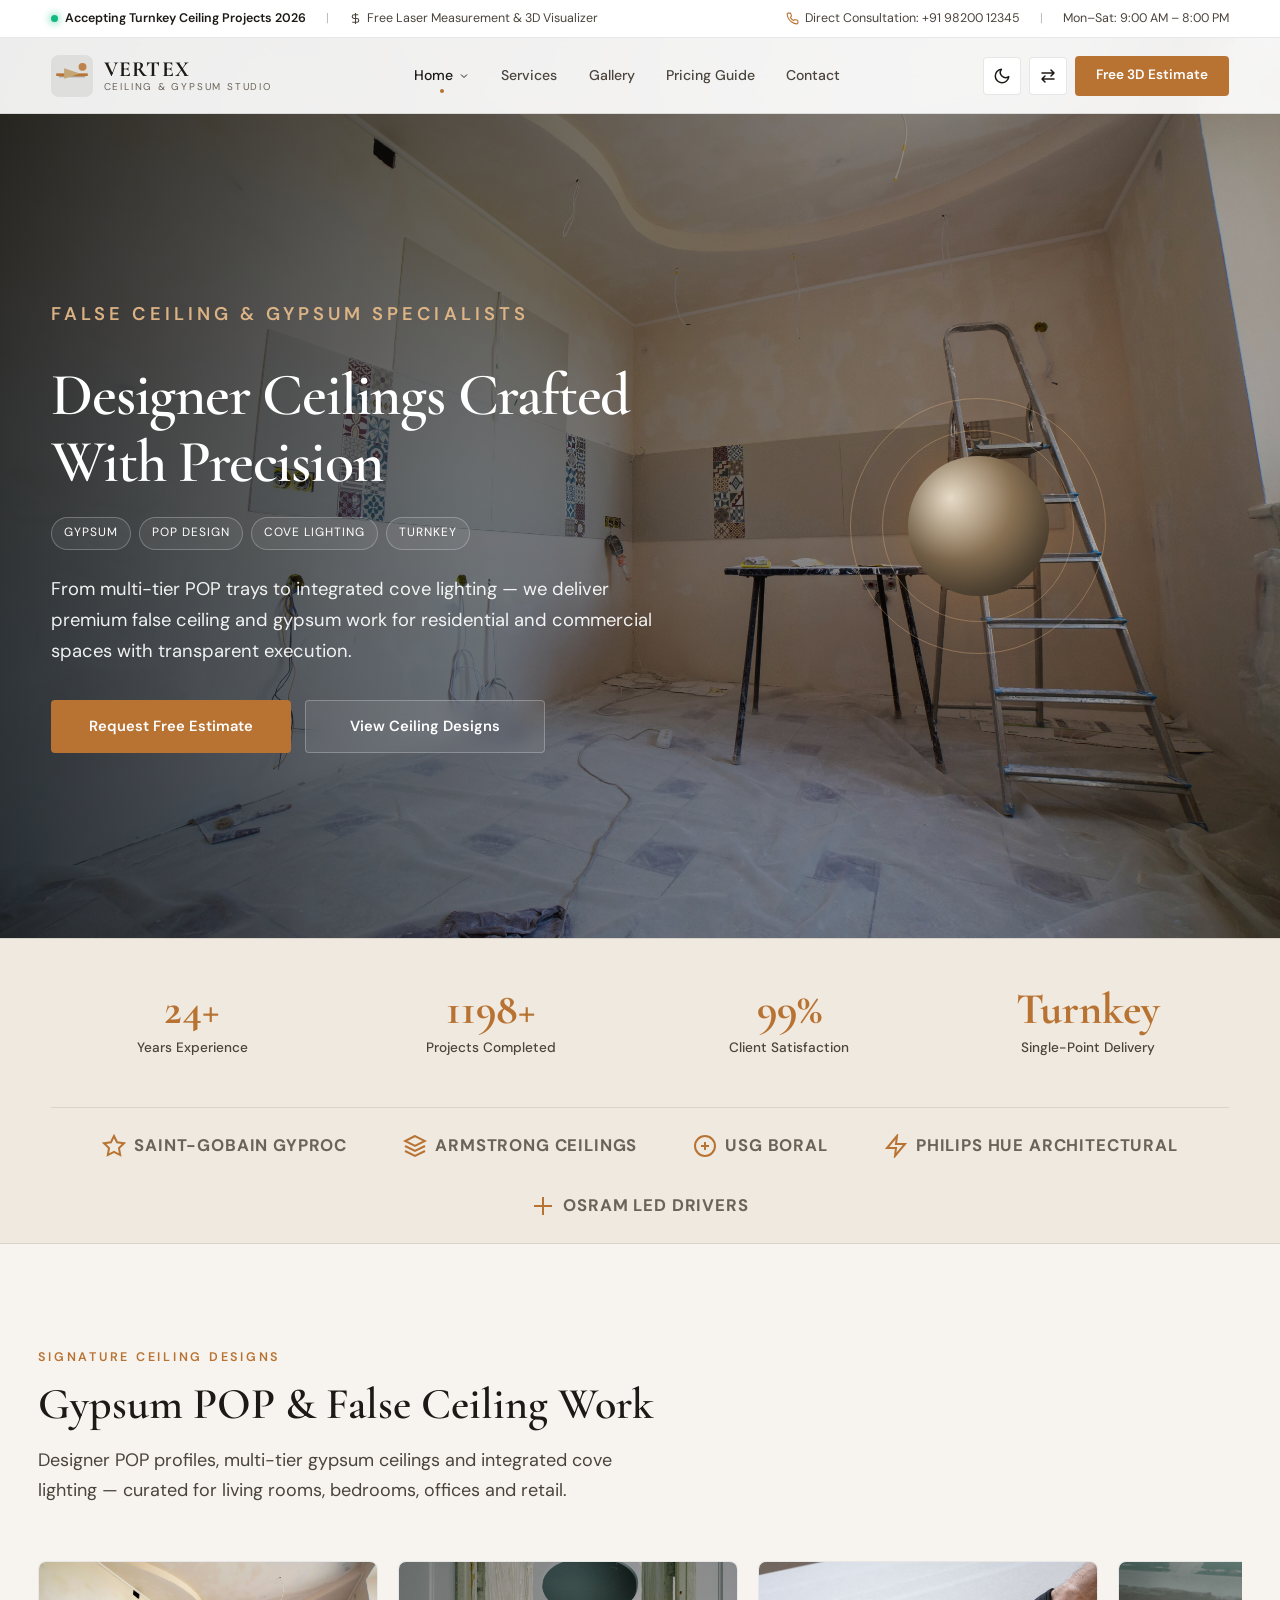
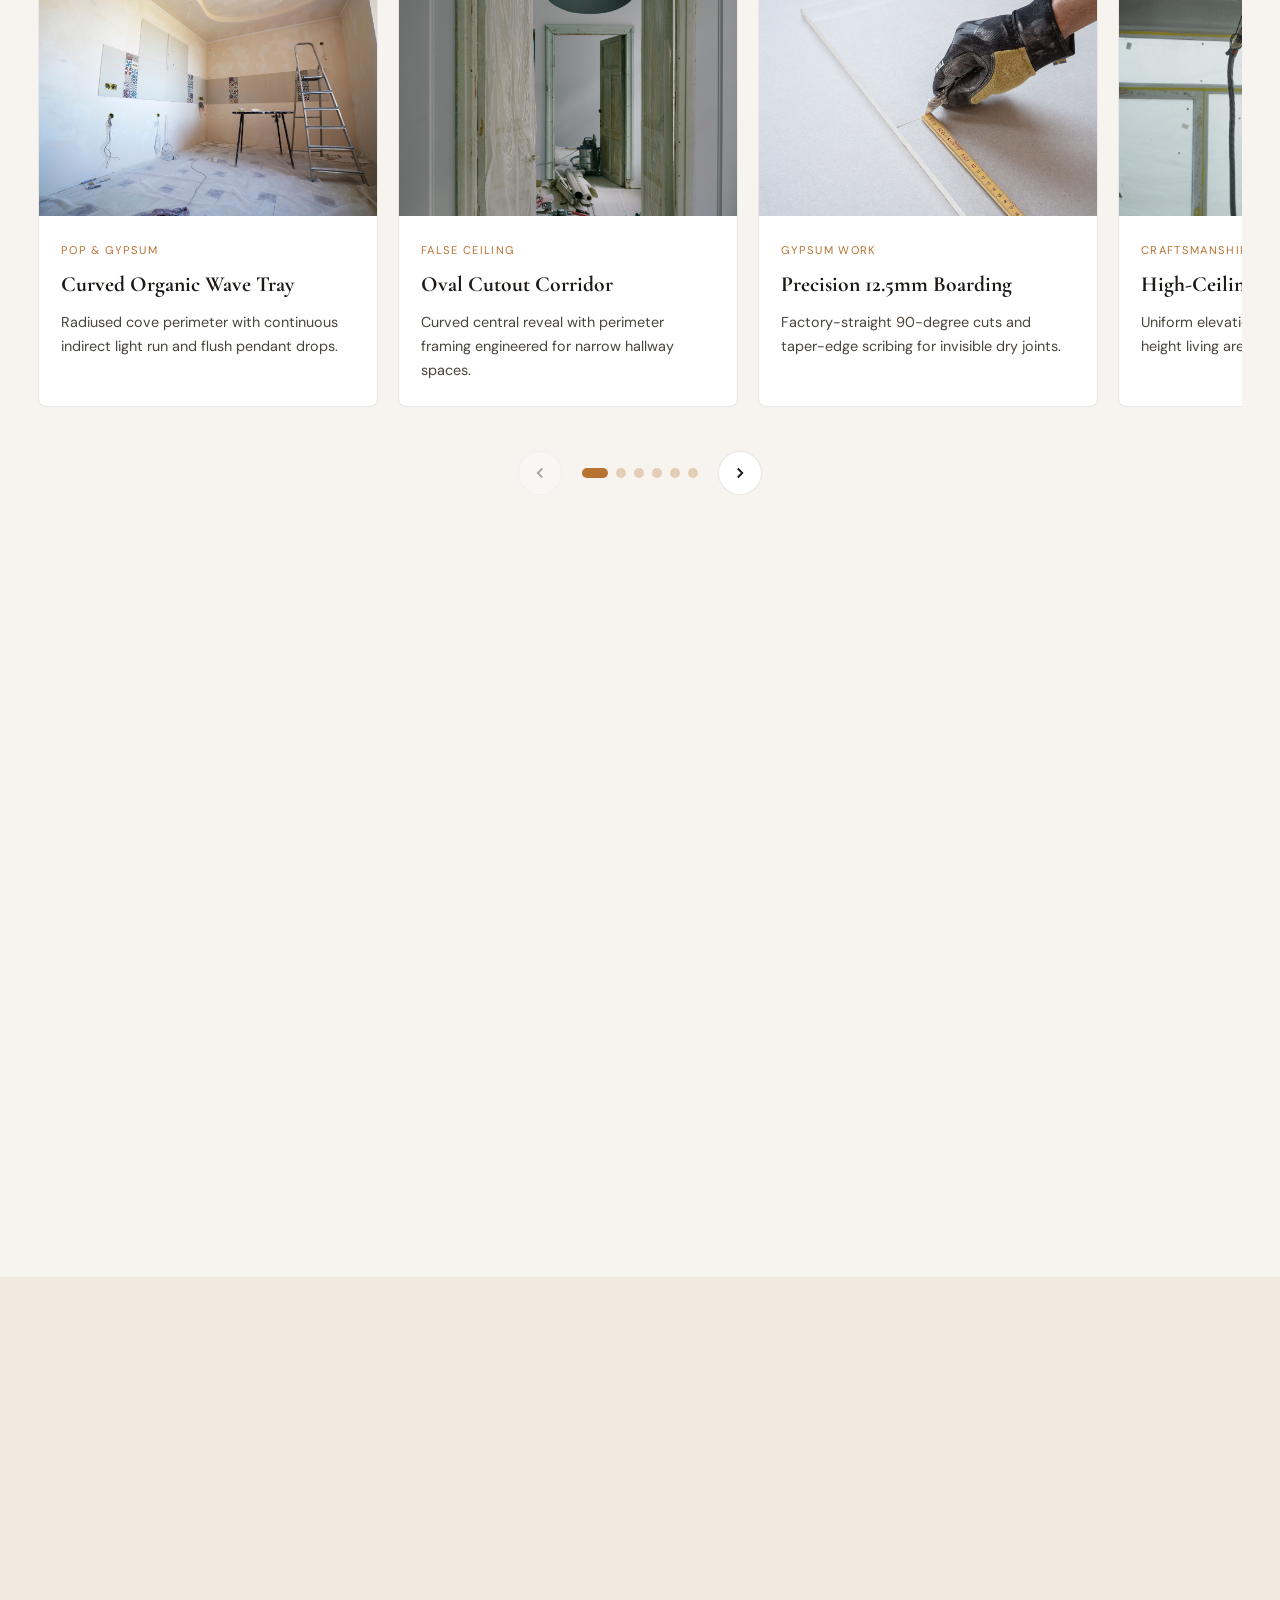
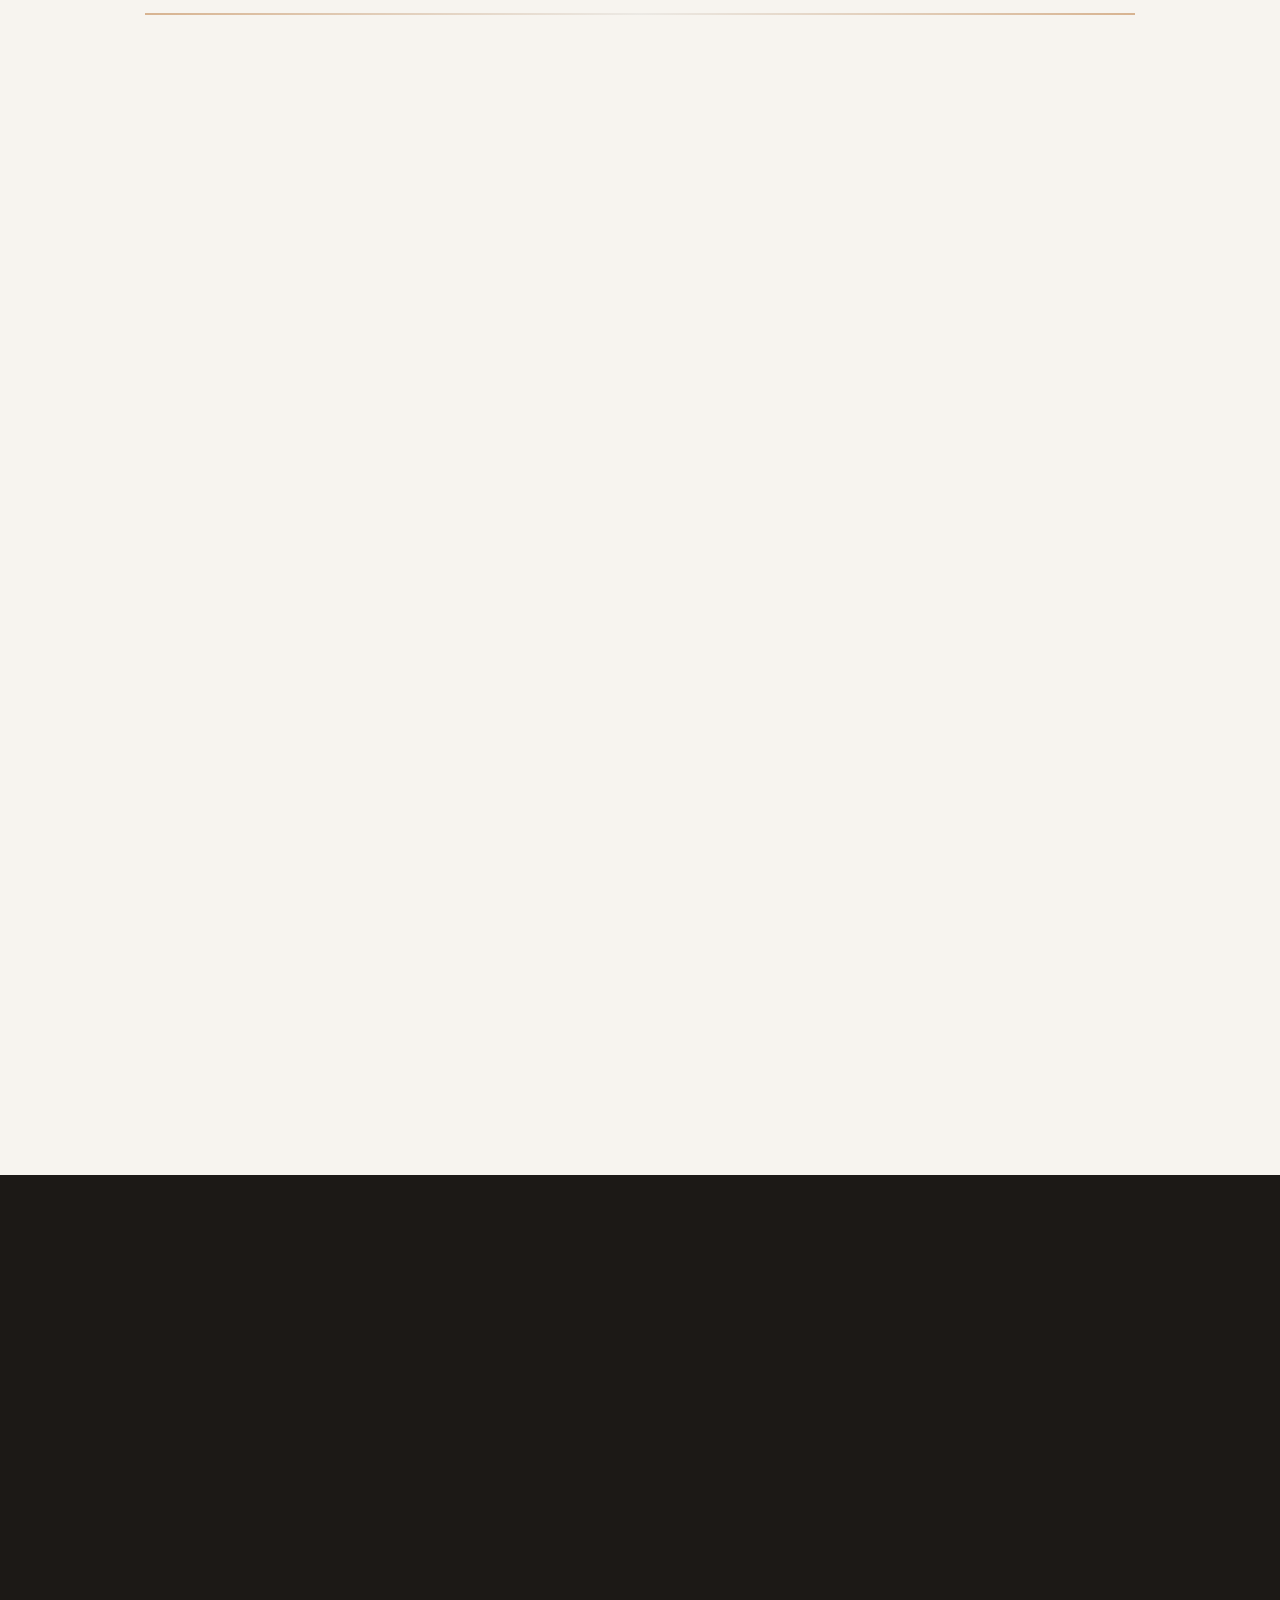
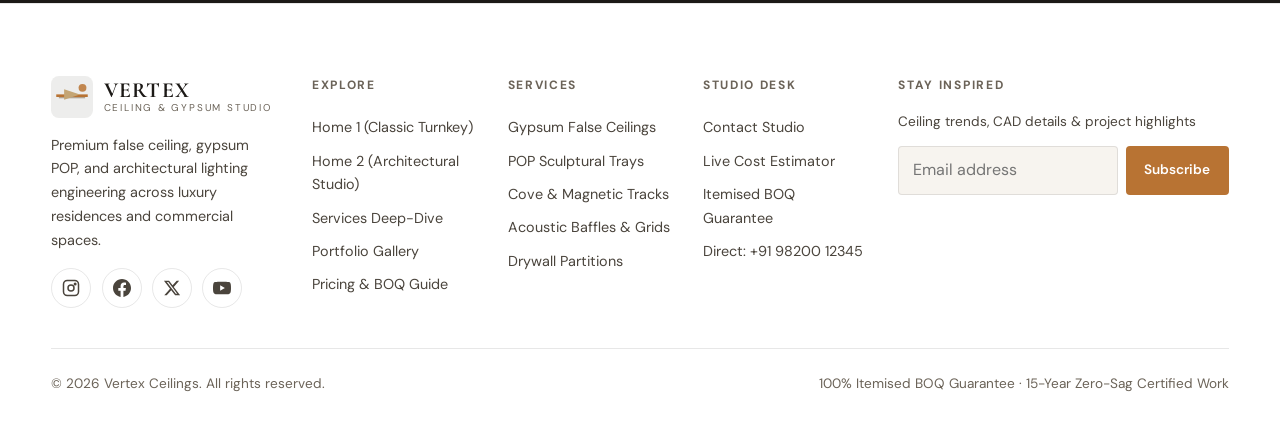
<file: index.html>
<!DOCTYPE html>
<html lang="en">
<head>
  <meta charset="UTF-8" />
  <meta name="viewport" content="width=device-width, initial-scale=1.0" />
  <meta name="description" content="Premium false ceiling, gypsum board, POP design and cove lighting contractor — designer ceilings for homes, offices and commercial spaces." />
  <title>False Ceiling & Gypsum Contractor | VERTEX CEILINGS</title>
  <link rel="icon" href="favicon.svg" type="image/svg+xml" />
  <link rel="stylesheet" href="assets/css/style.css" />
</head>
<body class="has-topbar">
  <!-- Unique Top Announcement Micro-Bar -->
  <aside class="top-micro-bar" aria-label="Quick announcements and contact">
    <div class="top-bar-inner">
      <div class="top-bar-left">
        <span class="status-badge"><span class="status-dot"></span> Accepting Turnkey Ceiling Projects 2026</span>
        <span style="opacity: 0.35;">|</span>
        <span class="top-bar-item" style="display: inline-flex; align-items: center; gap: 0.35rem;">
          <svg width="13" height="13" viewBox="0 0 24 24" fill="none" stroke="currentColor" stroke-width="2"><path d="M12 2v20M17 5H9.5a3.5 3.5 0 0 0 0 7h5a3.5 3.5 0 0 1 0 7H6"/></svg>
          Free Laser Measurement &amp; 3D Visualizer
        </span>
      </div>
      <div class="top-bar-right">
        <a href="tel:+919820012345" class="top-bar-link">
          <svg width="13" height="13" viewBox="0 0 24 24" fill="none" stroke="currentColor" stroke-width="2"><path d="M22 16.92v3a2 2 0 0 1-2.18 2 19.79 19.79 0 0 1-8.63-3.07 19.5 19.5 0 0 1-6-6 19.79 19.79 0 0 1-3.07-8.67A2 2 0 0 1 4.11 2h3a2 2 0 0 1 2 1.72 12.84 12.84 0 0 0 .7 2.81 2 2 0 0 1-.45 2.11L8.09 9.91a16 16 0 0 0 6 6l1.27-1.27a2 2 0 0 1 2.11-.45 12.84 12.84 0 0 0 2.81.7A2 2 0 0 1 22 16.92z"/></svg>
          Direct Consultation: +91 98200 12345
        </a>
        <span style="opacity: 0.35;">|</span>
        <span class="top-bar-item">Mon–Sat: 9:00 AM – 8:00 PM</span>
      </div>
    </div>
  </aside>

  <!-- Unique Architectural Site Header -->
  <header class="site-header" role="banner">
    <div class="container nav-inner">
      <a href="index.html" class="logo" aria-label="Vertex Ceilings home">
        <svg viewBox="0 0 64 64" fill="none" aria-hidden="true"><rect width="64" height="64" rx="12" fill="currentColor" opacity=".08"/><path d="M8 28h48v4H8z" fill="#b87333"/><path d="M12 32h40v2H12z" fill="#8b7355" opacity=".6"/><path d="M20 20l24 8-24 8V20z" fill="#c4a574"/><circle cx="48" cy="18" r="6" fill="#b87333" opacity=".85"/></svg>
        <span class="logo-text"><span class="logo-name">VERTEX</span><span class="logo-tag">Ceiling & Gypsum Studio</span></span>
      </a>

      <nav class="nav-desktop" aria-label="Primary">
        <div class="nav-dropdown">
          <button type="button" class="nav-dropdown-btn active" aria-expanded="false">
            Home
            <svg viewBox="0 0 24 24" fill="none" stroke="currentColor" stroke-width="2"><path d="M6 9l6 6 6-6"/></svg>
          </button>
          <div class="dropdown-menu">
            <a href="index.html" class="dropdown-item active">
              <div>
                <div class="dropdown-item-title">Home 1 — Classic Turnkey</div>
                <div class="dropdown-item-desc">Residential Gypsum, POP Trays &amp; Interior Works</div>
              </div>
              <span class="dropdown-item-badge">Classic</span>
            </a>
            <a href="index-2.html" class="dropdown-item">
              <div>
                <div class="dropdown-item-title">Home 2 — Architectural Studio</div>
                <div class="dropdown-item-desc">Commercial Grids, Acoustic Tech &amp; Live Estimator</div>
              </div>
              <span class="dropdown-item-badge" style="background:#2563eb;">Modern</span>
            </a>
          </div>
        </div>
        <a href="services.html">Services</a>
        <a href="gallery.html">Gallery</a>
        <a href="pricing.html">Pricing Guide</a>
        <a href="contact.html">Contact</a>
      </nav>

      <div class="nav-actions">
        <button type="button" class="icon-btn" data-theme-toggle aria-label="Toggle dark/light theme" title="Toggle Theme"><span data-theme-icon><svg viewBox="0 0 24 24" fill="none" stroke="currentColor" stroke-width="2" stroke-linecap="round" stroke-linejoin="round" width="18" height="18" aria-hidden="true"><path d="M21 12.79A9 9 0 1 1 11.21 3 7 7 0 0 0 21 12.79z"/></svg></span></button>
        <button type="button" class="icon-btn" data-rtl-toggle aria-label="Toggle RTL / LTR text direction" title="Toggle RTL / LTR"><span data-rtl-icon><svg viewBox="0 0 24 24" fill="none" stroke="currentColor" stroke-width="2" stroke-linecap="round" stroke-linejoin="round" width="18" height="18" aria-hidden="true"><path d="M4 8h16M16 4l4 4-4 4"/><path d="M20 16H4M8 12l-4 4 4 4"/></svg></span></button>
        <button type="button" class="btn btn-primary btn-sm nav-cta-desktop" data-modal-open="estimate-modal">Free 3D Estimate</button>
        <button type="button" class="hamburger" aria-label="Open menu" aria-expanded="false"><span></span><span></span><span></span></button>
      </div>
    </div>
  </header>

  <div class="mobile-drawer" aria-hidden="true">
    <div class="drawer-backdrop"></div>
    <nav class="drawer-panel" aria-label="Mobile Navigation">
      <div class="drawer-header">
        <a href="index.html" class="logo" aria-label="Vertex Ceilings home">
          <svg viewBox="0 0 64 64" width="32" height="32" fill="none" aria-hidden="true"><rect width="64" height="64" rx="12" fill="currentColor" opacity=".08"/><path d="M8 28h48v4H8z" fill="#b87333"/><path d="M12 32h40v2H12z" fill="#8b7355" opacity=".6"/><path d="M20 20l24 8-24 8V20z" fill="#c4a574"/><circle cx="48" cy="18" r="6" fill="#b87333" opacity=".85"/></svg>
          <span class="logo-text"><span class="logo-name" style="font-size:1.15rem;">VERTEX</span></span>
        </a>
        <button type="button" class="drawer-close-btn" aria-label="Close navigation menu">&times;</button>
      </div>

      <div class="drawer-dropdown">
        <button type="button" class="drawer-dropdown-btn active open" aria-expanded="true">
          <span>Home Selection</span>
          <svg class="drawer-chevron" viewBox="0 0 24 24" fill="none" stroke="currentColor" stroke-width="2"><path d="M6 9l6 6 6-6"/></svg>
        </button>
        <div class="drawer-dropdown-menu open">
          <a href="index.html" class="drawer-dropdown-item active" data-nav>
            <span>Home 1 (Classic Turnkey)</span>
            <span class="dropdown-item-badge">Classic</span>
          </a>
          <a href="index-2.html" class="drawer-dropdown-item" data-nav>
            <span>Home 2 (Architectural Studio)</span>
            <span class="dropdown-item-badge" style="background:#2563eb;">Modern</span>
          </a>
        </div>
      </div>

      <a href="services.html" class="drawer-nav-link" data-nav>Services</a>
      <a href="gallery.html" class="drawer-nav-link" data-nav>Gallery</a>
      <a href="pricing.html" class="drawer-nav-link" data-nav>Pricing Guide</a>
      <a href="contact.html" class="drawer-nav-link" data-nav>Contact</a>

      <div class="drawer-divider"></div>
      <div class="drawer-toggle-row" style="margin-bottom:0.75rem;">
        <button type="button" class="drawer-toggle-btn" data-theme-toggle aria-label="Toggle Theme">
          <span data-theme-icon></span>
          <span>Theme</span>
        </button>
        <button type="button" class="drawer-toggle-btn" data-rtl-toggle aria-label="Toggle RTL or LTR">
          <span data-rtl-icon></span>
          <span data-rtl-label>RTL</span>
        </button>
      </div>
      <button type="button" class="btn btn-primary" style="width:100%; justify-content:center; margin-bottom:0.5rem;" data-modal-open="estimate-modal">Free 3D Estimate</button>
      <a href="tel:+919820012345" class="drawer-link" style="color:var(--accent); font-weight:600; text-align:center;">📞 Call: +91 98200 12345</a>
    </nav>
  </div>

  <main>
    <section class="hero">
      <div class="hero-bg">
        <video autoplay muted loop playsinline poster="assets/IMAGE/1 (14).jpg">
          <source src="assets/V/12684257_1920_1080_60fps.mp4" type="video/mp4" />
          <img src="assets/IMAGE/1 (14).jpg" alt="Luxury living room with designer false ceiling and warm cove lighting" width="1920" height="1080" fetchpriority="high" />
        </video>
      </div>
      <div class="container hero-content">
        <div class="hero-grid">
          <div class="hero-copy reveal">
            <p class="eyebrow">False Ceiling & Gypsum Specialists</p>
            <h1 class="display-heading">Designer Ceilings Crafted With Precision</h1>
            <div class="hero-badges">
              <span class="hero-badge">Gypsum</span>
              <span class="hero-badge">POP Design</span>
              <span class="hero-badge">Cove Lighting</span>
              <span class="hero-badge">Turnkey</span>
            </div>
            <p>From multi-tier POP trays to integrated cove lighting — we deliver premium false ceiling and gypsum work for residential and commercial spaces with transparent execution.</p>
            <div class="hero-actions">
              <button type="button" class="btn btn-primary" data-modal-open="estimate-modal">Request Free Estimate</button>
              <a href="gallery.html" class="btn btn-ghost">View Ceiling Designs</a>
            </div>
          </div>
          <div class="hero-visual reveal">
            <div class="ceiling-3d" aria-hidden="true">
              <div class="ceiling-ring"></div>
              <div class="ceiling-ring"></div>
              <div class="ceiling-core"></div>
            </div>
          </div>
        </div>
      </div>
    </section>

    <section class="stats-strip" aria-label="Company highlights">
      <div class="container stats-grid">
        <div class="stat-item reveal"><div class="stat-num"><span data-counter="25" data-suffix="+">0</span></div><p class="stat-label">Years Experience</p></div>
        <div class="stat-item reveal"><div class="stat-num"><span data-counter="1200" data-suffix="+">0</span></div><p class="stat-label">Projects Completed</p></div>
        <div class="stat-item reveal"><div class="stat-num"><span data-counter="100" data-suffix="%">0</span></div><p class="stat-label">Client Satisfaction</p></div>
        <div class="stat-item reveal"><div class="stat-num">Turnkey</div><p class="stat-label">Single-Point Delivery</p></div>
      </div>
      <div class="container" style="border-top: 1px solid var(--border);">
        <div class="brand-strip reveal">
          <div class="brand-badge-item"><svg viewBox="0 0 24 24" fill="none" stroke="currentColor" stroke-width="2"><path d="M12 2l3.09 6.26L22 9.27l-5 4.87 1.18 6.88L12 17.77l-6.18 3.25L7 14.14 2 9.27l6.91-1.01L12 2z"/></svg> SAINT-GOBAIN GYPROC</div>
          <div class="brand-badge-item"><svg viewBox="0 0 24 24" fill="none" stroke="currentColor" stroke-width="2"><polygon points="12 2 2 7 12 12 22 7 12 2"/><polyline points="2 17 12 22 22 17"/><polyline points="2 12 12 17 22 12"/></svg> ARMSTRONG CEILINGS</div>
          <div class="brand-badge-item"><svg viewBox="0 0 24 24" fill="none" stroke="currentColor" stroke-width="2"><circle cx="12" cy="12" r="10"/><path d="M8 12h8"/><path d="M12 8v8"/></svg> USG BORAL</div>
          <div class="brand-badge-item"><svg viewBox="0 0 24 24" fill="none" stroke="currentColor" stroke-width="2"><path d="M13 2L3 14h9l-1 8 10-12h-9l1-8z"/></svg> PHILIPS HUE ARCHITECTURAL</div>
          <div class="brand-badge-item"><svg viewBox="0 0 24 24" fill="none" stroke="currentColor" stroke-width="2"><path d="M12 3v18M3 12h18"/></svg> OSRAM LED DRIVERS</div>
        </div>
      </div>
    </section>

    <section class="section" id="designs">
      <div class="container-wide">
        <div class="section-header reveal">
          <p class="eyebrow">Signature Ceiling Designs</p>
          <h2 class="section-heading">Gypsum POP & False Ceiling Work</h2>
          <p class="section-lead">Designer POP profiles, multi-tier gypsum ceilings and integrated cove lighting — curated for living rooms, bedrooms, offices and retail.</p>
        </div>
        <div class="designs-scroll">
          <article class="design-card reveal">
            <img src="assets/IMAGE/1 (14).jpg" alt="Curved organic gypsum false ceiling with warm cove light wiring drops" loading="lazy" width="800" height="600" />
            <div class="design-card-body"><span class="design-tag">POP &amp; Gypsum</span><h3>Curved Organic Wave Tray</h3><p>Radiused cove perimeter with continuous indirect light run and flush pendant drops.</p></div>
          </article>
          <article class="design-card reveal">
            <img src="assets/IMAGE/1 (24).jpg" alt="Interior corridor with sculpted oval ceiling cutout and integrated extraction" loading="lazy" width="800" height="600" />
            <div class="design-card-body"><span class="design-tag">False Ceiling</span><h3>Oval Cutout Corridor</h3><p>Curved central reveal with perimeter framing engineered for narrow hallway spaces.</p></div>
          </article>
          <article class="design-card reveal">
            <img src="assets/IMAGE/1 (21).jpg" alt="Craftsman precision scribing 12.5mm Saint-Gobain gypsum board" loading="lazy" width="800" height="600" />
            <div class="design-card-body"><span class="design-tag">Gypsum Work</span><h3>Precision 12.5mm Boarding</h3><p>Factory-straight 90-degree cuts and taper-edge scribing for invisible dry joints.</p></div>
          </article>
          <article class="design-card reveal">
            <img src="assets/IMAGE/1 (7).jpg" alt="Ceiling installer on stilts sanding high ceiling joints" loading="lazy" width="800" height="600" />
            <div class="design-card-body"><span class="design-tag">Craftsmanship</span><h3>High-Ceiling Stilt Sanding</h3><p>Uniform elevation finishing across double-height living areas and lofts.</p></div>
          </article>
          <article class="design-card reveal">
            <img src="assets/IMAGE/1 (31).jpg" alt="Masons applying handcrafted Plaster of Paris over wire mesh backing" loading="lazy" width="800" height="600" />
            <div class="design-card-body"><span class="design-tag">POP Sculpting</span><h3>Wire Lath Classical POP</h3><p>Reinforced expanded metal lath sculpted with traditional crack-proof gypsum plaster.</p></div>
          </article>
          <article class="design-card reveal">
            <img src="assets/IMAGE/1 (27).jpg" alt="Applying joint compound over paper tape on drywall seam" loading="lazy" width="800" height="600" />
            <div class="design-card-body"><span class="design-tag">Finishing</span><h3>Level-5 Feather Skim</h3><p>Three-coat polymer jointing system delivering mirror-smooth seam transitions.</p></div>
          </article>
        </div>

        <!-- Interactive Slider Controls for Mobile, 768px, and 1024px -->
        <div class="slider-controls" aria-label="Designs slider navigation">
          <button type="button" class="slider-arrow prev" data-slider-prev="designs" aria-label="Previous design slide">
            <svg viewBox="0 0 24 24" fill="none" stroke="currentColor" stroke-width="2.5"><path d="M15 18l-6-6 6-6"/></svg>
          </button>
          <div class="slider-dots" data-slider-dots="designs" role="tablist" aria-label="Slide indicators">
            <button type="button" class="slider-dot active" data-slide-to="0" aria-label="Slide 1" role="tab"></button>
            <button type="button" class="slider-dot" data-slide-to="1" aria-label="Slide 2" role="tab"></button>
            <button type="button" class="slider-dot" data-slide-to="2" aria-label="Slide 3" role="tab"></button>
            <button type="button" class="slider-dot" data-slide-to="3" aria-label="Slide 4" role="tab"></button>
            <button type="button" class="slider-dot" data-slide-to="4" aria-label="Slide 5" role="tab"></button>
            <button type="button" class="slider-dot" data-slide-to="5" aria-label="Slide 6" role="tab"></button>
          </div>
          <button type="button" class="slider-arrow next" data-slider-next="designs" aria-label="Next design slide">
            <svg viewBox="0 0 24 24" fill="none" stroke="currentColor" stroke-width="2.5"><path d="M9 18l6-6-6-6"/></svg>
          </button>
        </div>
      </div>
    </section>

    <!-- Unique Comparison: Gypsum vs POP Material Matrix -->
    <section class="section" style="padding-top: 0;">
      <div class="container">
        <div class="section-header center reveal">
          <p class="eyebrow">Material Selection</p>
          <h2 class="section-heading">Gypsum Board vs Traditional POP</h2>
          <p class="section-lead">Choosing the right material substrate determines ceiling lifespan, surface precision, and installation speed.</p>
        </div>
        <div class="pricing-table-wrap reveal">
          <table class="tech-spec-table">
            <thead>
              <tr>
                <th scope="col">Evaluation Factor</th>
                <th scope="col" style="color:var(--accent);">Saint-Gobain Gypsum Board</th>
                <th scope="col">Handcrafted POP Plaster</th>
                <th scope="col">Vertex Recommendation</th>
              </tr>
            </thead>
            <tbody>
              <tr>
                <td><strong>Surface Flatness</strong></td>
                <td>Factory-manufactured precision (+/- 0.5mm)</td>
                <td>Depends on mason hand skill</td>
                <td>Gypsum for modern linear rooms</td>
              </tr>
              <tr>
                <td><strong>Turnaround Time</strong></td>
                <td>Fast dry construction (3–7 days)</td>
                <td>Requires drying & curing (10–18 days)</td>
                <td>Gypsum saves 60% site timeline</td>
              </tr>
              <tr>
                <td><strong>Weight & Sag Resistance</strong></td>
                <td>Lightweight on galvanized GI channels</td>
                <td>Heavier mass on wire mesh</td>
                <td>Gypsum guarantees zero sag</td>
              </tr>
              <tr>
                <td><strong>Curve & Moulding Detailing</strong></td>
                <td>Best for step trays, geometric boxes</td>
                <td>Exceptional for intricate hand carvings</td>
                <td>POP for classical domes & florals</td>
              </tr>
              <tr>
                <td><strong>Fire & Moisture Shield</strong></td>
                <td>Specialized MR & FR rated board variants</td>
                <td>Vulnerable to persistent humidity</td>
                <td>MR Gypsum required for kitchens/baths</td>
              </tr>
            </tbody>
          </table>
        </div>
      </div>
    </section>

    <!-- Unique Before & After Ceiling Renovation Showcase -->
    <section class="section" style="background: var(--bg-secondary);">
      <div class="container">
        <div class="section-header reveal">
          <p class="eyebrow">Site Transformation</p>
          <h2 class="section-heading">Before &amp; After Execution</h2>
          <p class="section-lead">See how raw structural slabs, exposed joists, and messy wiring transform into clean, ambient architectural false ceilings.</p>
        </div>
        <div class="matrix-grid">
          <article class="matrix-card reveal">
            <div class="matrix-media">
              <img src="assets/IMAGE/1 (30).jpg" alt="Exposed wooden ceiling joists, old HVAC vent, and raw brick before false ceiling" loading="lazy" />
              <span class="matrix-badge" style="background:rgba(220,38,38,0.85);">Site Condition: Before</span>
            </div>
            <div class="matrix-body">
              <span class="matrix-room-tag">Demolition &amp; Raw Slab</span>
              <h3>Exposed Soffit &amp; Old Joists</h3>
              <p>Cluttered old HVAC ducting, irregular wooden ceiling joists, exposed masonry, and uneven ceiling elevations before restoration.</p>
              <div class="matrix-meta-pills">
                <span class="meta-pill">Scope: Gut Renovation</span>
                <span class="meta-pill">Issue: 3 Exposed Drops</span>
              </div>
            </div>
          </article>

          <article class="matrix-card reveal">
            <div class="matrix-media">
              <img src="assets/IMAGE/1 (6).jpg" alt="Craftsman using orbital vacuum sander to finish green gypsum board false ceiling" loading="lazy" />
              <span class="matrix-badge" style="background:rgba(16,185,129,0.85);">Execution: Level-5 Sanding</span>
            </div>
            <div class="matrix-body">
              <span class="matrix-room-tag">Green Moisture Gyproc</span>
              <h3>Orbital Vacuum Ceiling Sanding</h3>
              <p>Craftsman machine-sanding green moisture-resistant gypsum false ceiling with an integrated vacuum system for an ultra-flat finish.</p>
              <div class="matrix-meta-pills">
                <span class="meta-pill">Saint-Gobain MR Board</span>
                <span class="meta-pill">Dust-Free Sanding</span>
              </div>
            </div>
          </article>

          <article class="matrix-card reveal card-center-1024">
            <div class="matrix-media">
              <img src="assets/IMAGE/1 (14).jpg" alt="Completed curved organic false ceiling with electrical wiring drops" loading="lazy" />
              <span class="matrix-badge" style="background:rgba(184,115,51,0.9);">Turnkey Handover</span>
            </div>
            <div class="matrix-body">
              <span class="matrix-room-tag">Curved Architectural Tray</span>
              <h3>Sculpted Curved Tray Ceiling</h3>
              <p>Custom curved wave POP and gypsum profile with radiused perimeter cove, flush downlight wiring, and precision corner alignment.</p>
              <div class="matrix-meta-pills">
                <span class="meta-pill">Seamless Curves</span>
                <span class="meta-pill">15-Year Sag Warranty</span>
              </div>
            </div>
          </article>
        </div>
      </div>
    </section>

    <section class="section">
      <div class="container about-split reveal">
        <div class="about-image">
          <img src="assets/IMAGE/1 (2).jpg" alt="Master craftsman checking wall and false ceiling level with aluminum spirit level" loading="lazy" width="900" height="720" />
        </div>
        <div>
          <p class="eyebrow">Craftsmanship &amp; Accountability</p>
          <h2 class="section-heading">Decades of Gypsum Expertise, One Point of Contact</h2>
          <p class="section-lead">We deliver gypsum board, POP, designer false ceilings and interior ceiling solutions with quality finishing and durable materials — from a single designer ceiling to complete turnkey handover.</p>
          <ul class="about-list">
            <li>Verified branded materials with documented specifications</li>
            <li>Milestone-driven schedules with weekly site reporting</li>
            <li>Itemised BOQs — transparent pricing, no hidden surprises</li>
            <li>Warranty-backed finishes and responsive after-care</li>
          </ul>
          <a href="services.html" class="btn btn-outline" style="margin-top: 1.5rem;">View Our Services</a>
        </div>
      </div>
    </section>

    <section class="section">
      <div class="container">
        <div class="section-header center reveal">
          <p class="eyebrow">What We Do</p>
          <h2 class="section-heading">Our Core Services</h2>
          <p class="section-lead">Four disciplines, one standard of finish — inspired by premium interior contractors.</p>
        </div>
        <div class="services-grid">
          <article class="service-card reveal">
            <div class="service-icon"><svg width="24" height="24" viewBox="0 0 24 24" fill="none" stroke="currentColor" stroke-width="2"><rect x="3" y="3" width="18" height="18" rx="2"/><path d="M3 9h18"/></svg></div>
            <h3>False Ceiling</h3>
            <p>POP and gypsum ceilings with designer profiles and integrated cove lighting.</p>
          </article>
          <article class="service-card reveal">
            <div class="service-icon"><svg width="24" height="24" viewBox="0 0 24 24" fill="none" stroke="currentColor" stroke-width="2"><path d="M12 2v20M2 12h20"/></svg></div>
            <h3>Gypsum Work</h3>
            <p>Partitions, wall cladding and decorative mouldings finished to a premium standard.</p>
          </article>
          <article class="service-card reveal">
            <div class="service-icon"><svg width="24" height="24" viewBox="0 0 24 24" fill="none" stroke="currentColor" stroke-width="2"><path d="M3 9l9-7 9 7v11a2 2 0 0 1-2 2H5a2 2 0 0 1-2-2z"/></svg></div>
            <h3>Home Interiors</h3>
            <p>Modular kitchens, wardrobes and residential interiors curated end-to-end.</p>
          </article>
          <article class="service-card reveal">
            <div class="service-icon"><svg width="24" height="24" viewBox="0 0 24 24" fill="none" stroke="currentColor" stroke-width="2"><path d="M14 2H6a2 2 0 0 0-2 2v16a2 2 0 0 0 2 2h12a2 2 0 0 0 2-2V8z"/><path d="M14 2v6h6"/></svg></div>
            <h3>Turnkey Solutions</h3>
            <p>3D design to handover — civil, electrical, joinery, painting and styling under one contract.</p>
          </article>
        </div>
      </div>
    </section>

    <section class="section" style="background: var(--bg-secondary);">
      <div class="container">
        <div class="section-header reveal">
          <p class="eyebrow">Why Vertex</p>
          <h2 class="section-heading">Why Clients Choose Us</h2>
        </div>
        <div class="bento-grid">
          <article class="bento-item featured reveal">
            <h3>End-to-End Turnkey Execution</h3>
            <p>One accountable team from concept to snag-free handover — design, ceiling, joinery and finishing aligned to a single programme.</p>
          </article>
          <article class="bento-item reveal"><h3>Premium Materials</h3><p>Curated gypsum boards, POP compounds and lighting specified for longevity.</p></article>
          <article class="bento-item reveal"><h3>On-Time Delivery</h3><p>Milestone schedules with proactive site coordination.</p></article>
          <article class="bento-item reveal"><h3>Design Support</h3><p>In-house visualisation and BOQ before execution begins.</p></article>
          <article class="bento-item reveal"><h3>Transparent Pricing</h3><p>Itemised estimates — no late surprises.</p></article>
        </div>
      </div>
    </section>

    <section class="section">
      <div class="container">
        <div class="section-header center reveal">
          <p class="eyebrow">Your Project Path</p>
          <h2 class="section-heading">A Process Designed to Remove Uncertainty</h2>
        </div>
        <div class="process-timeline">
          <div class="process-step reveal"><span class="step-num">01</span><h3>Consultation</h3><p>Site visit, requirement mapping and budget alignment.</p></div>
          <div class="process-step reveal"><span class="step-num">02</span><h3>Design</h3><p>3D views, material boards and detailed BOQ.</p></div>
          <div class="process-step reveal"><span class="step-num">03</span><h3>Execution</h3><p>Civil, ceiling, electrical and finishing under one manager.</p></div>
          <div class="process-step reveal"><span class="step-num">04</span><h3>Handover</h3><p>Snag-free delivery, styling and post-project support.</p></div>
        </div>
      </div>
    </section>

    <section class="section" style="padding-top: 0;">
      <div class="container">
        <div class="section-header center reveal">
          <p class="eyebrow">Space Type</p>
          <h2 class="section-heading">Which Space Are You Planning?</h2>
        </div>
        <div class="gallery-filters reveal" style="margin-bottom: 1.5rem;">
          <button type="button" class="filter-btn goal-btn active" data-goal="living">Living Room</button>
          <button type="button" class="filter-btn goal-btn" data-goal="bedroom">Bedroom</button>
          <button type="button" class="filter-btn goal-btn" data-goal="office">Office</button>
          <button type="button" class="filter-btn goal-btn" data-goal="retail">Retail</button>
          <button type="button" class="filter-btn goal-btn" data-goal="banquet">Banquet</button>
          <button type="button" class="filter-btn goal-btn" data-goal="corridor">Corridor</button>
        </div>
        <p class="reveal" data-goal-panel style="text-align: center; max-width: 560px; margin: 0 auto; color: var(--text-secondary);"><strong>Recommended approach:</strong> Layered gypsum tray ceiling with perimeter cove lighting</p>
      </div>
    </section>

    <section class="section">
      <div class="container">
        <div class="section-header reveal"><p class="eyebrow">Client Voices</p><h2 class="section-heading">Trusted by Homeowners & Architects</h2></div>
        <div class="testimonials-grid">
          <figure class="testimonial-card reveal">
            <div class="testimonial-stars" aria-label="5 out of 5 stars">
              <svg viewBox="0 0 20 20"><path d="M9.049 2.927c.3-.921 1.603-.921 1.902 0l1.07 3.292a1 1 0 00.95.69h3.462c.969 0 1.371 1.24.588 1.81l-2.8 2.034a1 1 0 00-.364 1.118l1.07 3.292c.3.921-.755 1.688-1.54 1.118l-2.8-2.034a1 1 0 00-1.175 0l-2.8 2.034c-.784.57-1.838-.197-1.539-1.118l1.07-3.292a1 1 0 00-.364-1.118L2.98 8.72c-.783-.57-.38-1.81.588-1.81h3.461a1 1 0 00.951-.69l1.07-3.292z"/></svg>
              <svg viewBox="0 0 20 20"><path d="M9.049 2.927c.3-.921 1.603-.921 1.902 0l1.07 3.292a1 1 0 00.95.69h3.462c.969 0 1.371 1.24.588 1.81l-2.8 2.034a1 1 0 00-.364 1.118l1.07 3.292c.3.921-.755 1.688-1.54 1.118l-2.8-2.034a1 1 0 00-1.175 0l-2.8 2.034c-.784.57-1.838-.197-1.539-1.118l1.07-3.292a1 1 0 00-.364-1.118L2.98 8.72c-.783-.57-.38-1.81.588-1.81h3.461a1 1 0 00.951-.69l1.07-3.292z"/></svg>
              <svg viewBox="0 0 20 20"><path d="M9.049 2.927c.3-.921 1.603-.921 1.902 0l1.07 3.292a1 1 0 00.95.69h3.462c.969 0 1.371 1.24.588 1.81l-2.8 2.034a1 1 0 00-.364 1.118l1.07 3.292c.3.921-.755 1.688-1.54 1.118l-2.8-2.034a1 1 0 00-1.175 0l-2.8 2.034c-.784.57-1.838-.197-1.539-1.118l1.07-3.292a1 1 0 00-.364-1.118L2.98 8.72c-.783-.57-.38-1.81.588-1.81h3.461a1 1 0 00.951-.69l1.07-3.292z"/></svg>
              <svg viewBox="0 0 20 20"><path d="M9.049 2.927c.3-.921 1.603-.921 1.902 0l1.07 3.292a1 1 0 00.95.69h3.462c.969 0 1.371 1.24.588 1.81l-2.8 2.034a1 1 0 00-.364 1.118l1.07 3.292c.3.921-.755 1.688-1.54 1.118l-2.8-2.034a1 1 0 00-1.175 0l-2.8 2.034c-.784.57-1.838-.197-1.539-1.118l1.07-3.292a1 1 0 00-.364-1.118L2.98 8.72c-.783-.57-.38-1.81.588-1.81h3.461a1 1 0 00.951-.69l1.07-3.292z"/></svg>
              <svg viewBox="0 0 20 20"><path d="M9.049 2.927c.3-.921 1.603-.921 1.902 0l1.07 3.292a1 1 0 00.95.69h3.462c.969 0 1.371 1.24.588 1.81l-2.8 2.034a1 1 0 00-.364 1.118l1.07 3.292c.3.921-.755 1.688-1.54 1.118l-2.8-2.034a1 1 0 00-1.175 0l-2.8 2.034c-.784.57-1.838-.197-1.539-1.118l1.07-3.292a1 1 0 00-.364-1.118L2.98 8.72c-.783-.57-.38-1.81.588-1.81h3.461a1 1 0 00.951-.69l1.07-3.292z"/></svg>
            </div>
            <blockquote>The false ceiling and lighting completely changed how our home feels. Execution was clean and finished ahead of schedule.</blockquote>
            <figcaption class="testimonial-profile">
              <img src="assets/IMAGE/author-1.jpg" class="testimonial-avatar" alt="Rohit &amp; Sneha" width="46" height="46" loading="lazy" />
              <div>
                <p class="testimonial-author">Rohit &amp; Sneha</p>
                <p class="testimonial-role">Residential Client · 3BHK Penthouse</p>
              </div>
            </figcaption>
          </figure>
          <figure class="testimonial-card reveal">
            <div class="testimonial-stars" aria-label="5 out of 5 stars">
              <svg viewBox="0 0 20 20"><path d="M9.049 2.927c.3-.921 1.603-.921 1.902 0l1.07 3.292a1 1 0 00.95.69h3.462c.969 0 1.371 1.24.588 1.81l-2.8 2.034a1 1 0 00-.364 1.118l1.07 3.292c.3.921-.755 1.688-1.54 1.118l-2.8-2.034a1 1 0 00-1.175 0l-2.8 2.034c-.784.57-1.838-.197-1.539-1.118l1.07-3.292a1 1 0 00-.364-1.118L2.98 8.72c-.783-.57-.38-1.81.588-1.81h3.461a1 1 0 00.951-.69l1.07-3.292z"/></svg>
              <svg viewBox="0 0 20 20"><path d="M9.049 2.927c.3-.921 1.603-.921 1.902 0l1.07 3.292a1 1 0 00.95.69h3.462c.969 0 1.371 1.24.588 1.81l-2.8 2.034a1 1 0 00-.364 1.118l1.07 3.292c.3.921-.755 1.688-1.54 1.118l-2.8-2.034a1 1 0 00-1.175 0l-2.8 2.034c-.784.57-1.838-.197-1.539-1.118l1.07-3.292a1 1 0 00-.364-1.118L2.98 8.72c-.783-.57-.38-1.81.588-1.81h3.461a1 1 0 00.951-.69l1.07-3.292z"/></svg>
              <svg viewBox="0 0 20 20"><path d="M9.049 2.927c.3-.921 1.603-.921 1.902 0l1.07 3.292a1 1 0 00.95.69h3.462c.969 0 1.371 1.24.588 1.81l-2.8 2.034a1 1 0 00-.364 1.118l1.07 3.292c.3.921-.755 1.688-1.54 1.118l-2.8-2.034a1 1 0 00-1.175 0l-2.8 2.034c-.784.57-1.838-.197-1.539-1.118l1.07-3.292a1 1 0 00-.364-1.118L2.98 8.72c-.783-.57-.38-1.81.588-1.81h3.461a1 1 0 00.951-.69l1.07-3.292z"/></svg>
              <svg viewBox="0 0 20 20"><path d="M9.049 2.927c.3-.921 1.603-.921 1.902 0l1.07 3.292a1 1 0 00.95.69h3.462c.969 0 1.371 1.24.588 1.81l-2.8 2.034a1 1 0 00-.364 1.118l1.07 3.292c.3.921-.755 1.688-1.54 1.118l-2.8-2.034a1 1 0 00-1.175 0l-2.8 2.034c-.784.57-1.838-.197-1.539-1.118l1.07-3.292a1 1 0 00-.364-1.118L2.98 8.72c-.783-.57-.38-1.81.588-1.81h3.461a1 1 0 00.951-.69l1.07-3.292z"/></svg>
              <svg viewBox="0 0 20 20"><path d="M9.049 2.927c.3-.921 1.603-.921 1.902 0l1.07 3.292a1 1 0 00.95.69h3.462c.969 0 1.371 1.24.588 1.81l-2.8 2.034a1 1 0 00-.364 1.118l1.07 3.292c.3.921-.755 1.688-1.54 1.118l-2.8-2.034a1 1 0 00-1.175 0l-2.8 2.034c-.784.57-1.838-.197-1.539-1.118l1.07-3.292a1 1 0 00-.364-1.118L2.98 8.72c-.783-.57-.38-1.81.588-1.81h3.461a1 1 0 00.951-.69l1.07-3.292z"/></svg>
            </div>
            <blockquote>We handed over an empty flat and received a fully styled home. Transparent pricing and genuinely premium finishes.</blockquote>
            <figcaption class="testimonial-profile">
              <img src="assets/IMAGE/author-2.jpg" class="testimonial-avatar" alt="Kiran Patil" width="46" height="46" loading="lazy" />
              <div>
                <p class="testimonial-author">Kiran Patil</p>
                <p class="testimonial-role">Turnkey Project · 4BHK Villa</p>
              </div>
            </figcaption>
          </figure>
          <figure class="testimonial-card reveal card-center-1024">
            <div class="testimonial-stars" aria-label="5 out of 5 stars">
              <svg viewBox="0 0 20 20"><path d="M9.049 2.927c.3-.921 1.603-.921 1.902 0l1.07 3.292a1 1 0 00.95.69h3.462c.969 0 1.371 1.24.588 1.81l-2.8 2.034a1 1 0 00-.364 1.118l1.07 3.292c.3.921-.755 1.688-1.54 1.118l-2.8-2.034a1 1 0 00-1.175 0l-2.8 2.034c-.784.57-1.838-.197-1.539-1.118l1.07-3.292a1 1 0 00-.364-1.118L2.98 8.72c-.783-.57-.38-1.81.588-1.81h3.461a1 1 0 00.951-.69l1.07-3.292z"/></svg>
              <svg viewBox="0 0 20 20"><path d="M9.049 2.927c.3-.921 1.603-.921 1.902 0l1.07 3.292a1 1 0 00.95.69h3.462c.969 0 1.371 1.24.588 1.81l-2.8 2.034a1 1 0 00-.364 1.118l1.07 3.292c.3.921-.755 1.688-1.54 1.118l-2.8-2.034a1 1 0 00-1.175 0l-2.8 2.034c-.784.57-1.838-.197-1.539-1.118l1.07-3.292a1 1 0 00-.364-1.118L2.98 8.72c-.783-.57-.38-1.81.588-1.81h3.461a1 1 0 00.951-.69l1.07-3.292z"/></svg>
              <svg viewBox="0 0 20 20"><path d="M9.049 2.927c.3-.921 1.603-.921 1.902 0l1.07 3.292a1 1 0 00.95.69h3.462c.969 0 1.371 1.24.588 1.81l-2.8 2.034a1 1 0 00-.364 1.118l1.07 3.292c.3.921-.755 1.688-1.54 1.118l-2.8-2.034a1 1 0 00-1.175 0l-2.8 2.034c-.784.57-1.838-.197-1.539-1.118l1.07-3.292a1 1 0 00-.364-1.118L2.98 8.72c-.783-.57-.38-1.81.588-1.81h3.461a1 1 0 00.951-.69l1.07-3.292z"/></svg>
              <svg viewBox="0 0 20 20"><path d="M9.049 2.927c.3-.921 1.603-.921 1.902 0l1.07 3.292a1 1 0 00.95.69h3.462c.969 0 1.371 1.24.588 1.81l-2.8 2.034a1 1 0 00-.364 1.118l1.07 3.292c.3.921-.755 1.688-1.54 1.118l-2.8-2.034a1 1 0 00-1.175 0l-2.8 2.034c-.784.57-1.838-.197-1.539-1.118l1.07-3.292a1 1 0 00-.364-1.118L2.98 8.72c-.783-.57-.38-1.81.588-1.81h3.461a1 1 0 00.951-.69l1.07-3.292z"/></svg>
              <svg viewBox="0 0 20 20"><path d="M9.049 2.927c.3-.921 1.603-.921 1.902 0l1.07 3.292a1 1 0 00.95.69h3.462c.969 0 1.371 1.24.588 1.81l-2.8 2.034a1 1 0 00-.364 1.118l1.07 3.292c.3.921-.755 1.688-1.54 1.118l-2.8-2.034a1 1 0 00-1.175 0l-2.8 2.034c-.784.57-1.838-.197-1.539-1.118l1.07-3.292a1 1 0 00-.364-1.118L2.98 8.72c-.783-.57-.38-1.81.588-1.81h3.461a1 1 0 00.951-.69l1.07-3.292z"/></svg>
            </div>
            <blockquote>As an architect I am particular about detailing. Their gypsum work and site discipline were consistently reliable.</blockquote>
            <figcaption class="testimonial-profile">
              <img src="assets/IMAGE/author-3.jpg" class="testimonial-avatar" alt="Ar. Meghana Joshi" width="46" height="46" loading="lazy" />
              <div>
                <p class="testimonial-author">Ar. Meghana Joshi</p>
                <p class="testimonial-role">Design Partner · Studio Atelier</p>
              </div>
            </figcaption>
          </figure>
        </div>
      </div>
    </section>

    <section class="cta-band">
      <div class="container cta-band-inner reveal">
        <h2>Ready to Transform Your Ceiling?</h2>
        <p>Share your requirement and our team will revert within 24 hours with a curated approach and transparent estimate.</p>
        <button type="button" class="btn btn-primary" data-modal-open="estimate-modal">Request Free Estimate</button>
      </div>
    </section>
  </main>

  <footer class="site-footer">
    <div class="container footer-grid">
      <div class="footer-brand">
        <a href="index.html" class="logo" aria-label="Vertex Ceilings home">
          <svg viewBox="0 0 64 64" width="40" height="40" fill="none" aria-hidden="true"><rect width="64" height="64" rx="12" fill="currentColor" opacity=".08"/><path d="M8 28h48v4H8z" fill="#b87333"/><path d="M12 32h40v2H12z" fill="#8b7355" opacity=".6"/><path d="M20 20l24 8-24 8V20z" fill="#c4a574"/><circle cx="48" cy="18" r="6" fill="#b87333" opacity=".85"/></svg>
          <span class="logo-text"><span class="logo-name">VERTEX</span><span class="logo-tag">Ceiling &amp; Gypsum Studio</span></span>
        </a>
        <p>Premium false ceiling, gypsum POP, and architectural lighting engineering across luxury residences and commercial spaces.</p>
        <div class="social-row">
          <a href="#" class="social-link" aria-label="Instagram"><svg width="18" height="18" viewBox="0 0 24 24" fill="none" stroke="currentColor" stroke-width="2"><rect x="2" y="2" width="20" height="20" rx="5"/><circle cx="12" cy="12" r="4"/><circle cx="17.5" cy="6.5" r="1" fill="currentColor"/></svg></a>
          <a href="#" class="social-link" aria-label="Facebook"><svg width="18" height="18" viewBox="0 0 24 24" fill="currentColor"><path d="M24 12.073c0-6.627-5.373-12-12-12s-12 5.373-12 12c0 5.99 4.388 10.954 10.125 11.854v-8.385H7.078v-3.47h3.047V9.43c0-3.007 1.792-4.669 4.533-4.669 1.312 0 2.686.235 2.686.235v2.953H15.83c-1.491 0-1.956.925-1.956 1.874v2.25h3.328l-.532 3.47h-2.796v8.385C19.612 23.027 24 18.062 24 12.073z"/></svg></a>
          <a href="#" class="social-link" aria-label="X"><svg width="18" height="18" viewBox="0 0 24 24" fill="currentColor"><path d="M18.244 2.25h3.308l-7.227 8.26 8.502 11.24H16.17l-5.214-6.817L4.99 21.75H1.68l7.73-8.835L1.254 2.25H8.08l4.713 6.231zm-1.161 17.52h1.833L7.084 4.126H5.117z"/></svg></a>
          <a href="#" class="social-link" aria-label="YouTube"><svg width="18" height="18" viewBox="0 0 24 24" fill="currentColor"><path d="M23.498 6.186a3.016 3.016 0 0 0-2.122-2.136C19.505 3.545 12 3.545 12 3.545s-7.505 0-9.377.505A3.017 3.017 0 0 0 .502 6.186C0 8.07 0 12 0 12s0 3.93.502 5.814a3.016 3.016 0 0 0 2.122 2.136c1.871.505 9.376.505 9.376.505s7.505 0 9.377-.505a3.015 3.015 0 0 0 2.122-2.136C24 15.93 24 12 24 12s0-3.93-.502-5.814zM9.545 15.568V8.432L15.818 12l-6.273 3.568z"/></svg></a>
        </div>
      </div>
      <div class="footer-col">
        <h4>Explore</h4>
        <a href="index.html">Home 1 (Classic Turnkey)</a>
        <a href="index-2.html">Home 2 (Architectural Studio)</a>
        <a href="services.html">Services Deep-Dive</a>
        <a href="gallery.html">Portfolio Gallery</a>
        <a href="pricing.html">Pricing &amp; BOQ Guide</a>
      </div>
      <div class="footer-col">
        <h4>Services</h4>
        <a href="services.html#gypsum-ceilings">Gypsum False Ceilings</a>
        <a href="services.html#pop-design">POP Sculptural Trays</a>
        <a href="services.html#cove-lighting">Cove &amp; Magnetic Tracks</a>
        <a href="services.html#acoustic-grids">Acoustic Baffles &amp; Grids</a>
        <a href="services.html#partitions">Drywall Partitions</a>
      </div>
      <div class="footer-col">
        <h4>Studio Desk</h4>
        <a href="contact.html">Contact Studio</a>
        <a href="pricing.html#calculator">Live Cost Estimator</a>
        <a href="pricing.html#boq">Itemised BOQ Guarantee</a>
        <a href="tel:+919820012345">Direct: +91 98200 12345</a>
      </div>
      <div class="footer-col">
        <h4>Stay Inspired</h4>
        <p style="font-size:.85rem;color:var(--text-secondary);">Ceiling trends, CAD details &amp; project highlights</p>
        <form class="newsletter-form">
          <input type="email" placeholder="Email address" aria-label="Email for newsletter" required />
          <button type="submit" class="btn btn-primary btn-sm">Subscribe</button>
        </form>
        <p class="newsletter-msg" style="font-size:.8rem;margin-top:.5rem;"></p>
      </div>
    </div>
    <div class="container footer-bottom">
      <span>&copy; 2026 Vertex Ceilings. All rights reserved.</span>
      <span>100% Itemised BOQ Guarantee · 15-Year Zero-Sag Certified Work</span>
    </div>
  </footer>

  <button type="button" class="back-to-top" id="back-to-top" aria-label="Back to top" title="Back to top">
    <svg viewBox="0 0 24 24" fill="none" stroke="currentColor" stroke-width="2.5"><path d="M18 15l-6-6-6 6"/></svg>
  </button>

  <div class="modal" id="estimate-modal" role="dialog" aria-labelledby="estimate-title" aria-hidden="true">
    <div class="modal-backdrop"></div>
    <div class="modal-panel">
      <button type="button" class="modal-close" aria-label="Close">&times;</button>
      <h2 id="estimate-title">Free Estimate Request</h2>
      <p>Tell us about your space — we respond within 24 hours.</p>
      <form data-validate data-success-message="Estimate request received. Our team will contact you shortly.">
        <div class="form-success" role="status"></div>
        <div class="form-group"><label for="est-name">Full Name</label><input id="est-name" name="name" type="text" required autocomplete="name" /></div>
        <div class="form-group"><label for="est-email">Email</label><input id="est-email" name="email" type="email" required autocomplete="email" /></div>
        <div class="form-group"><label for="est-phone">Phone</label><input id="est-phone" name="phone" type="tel" required autocomplete="tel" /></div>
        <div class="form-group"><label for="est-service">Service</label><select id="est-service" name="service" required><option value="">Select service</option><option>False Ceiling</option><option>Gypsum Work</option><option>POP Design</option><option>Cove Lighting</option><option>Turnkey Interiors</option></select></div>
        <div class="form-group"><label for="est-area">Approx. Area (sq.ft.)</label><input id="est-area" name="area" type="text" placeholder="e.g. 850" /></div>
        <button type="submit" class="btn btn-primary" style="width:100%;">Submit Request</button>
      </form>
    </div>
  </div>

  <script src="assets/js/main.js"></script>
</body>
</html>
</file>
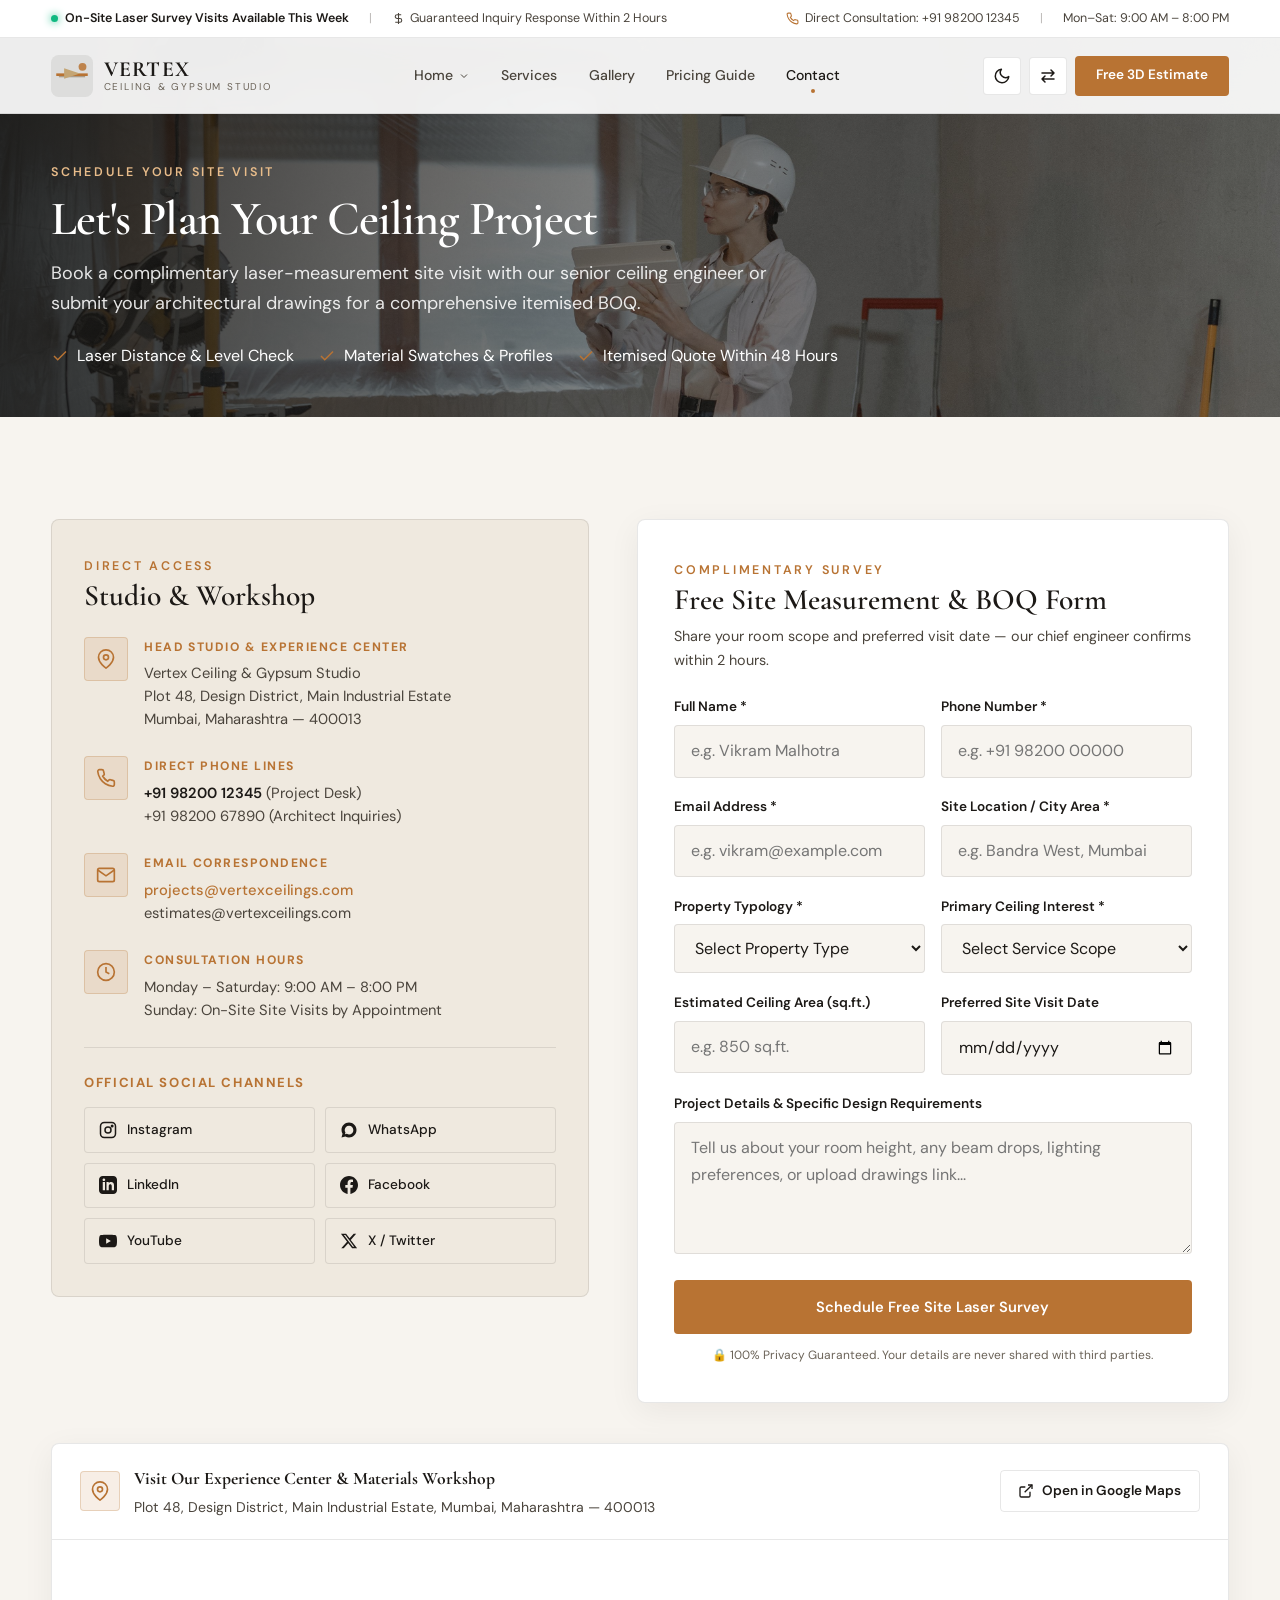
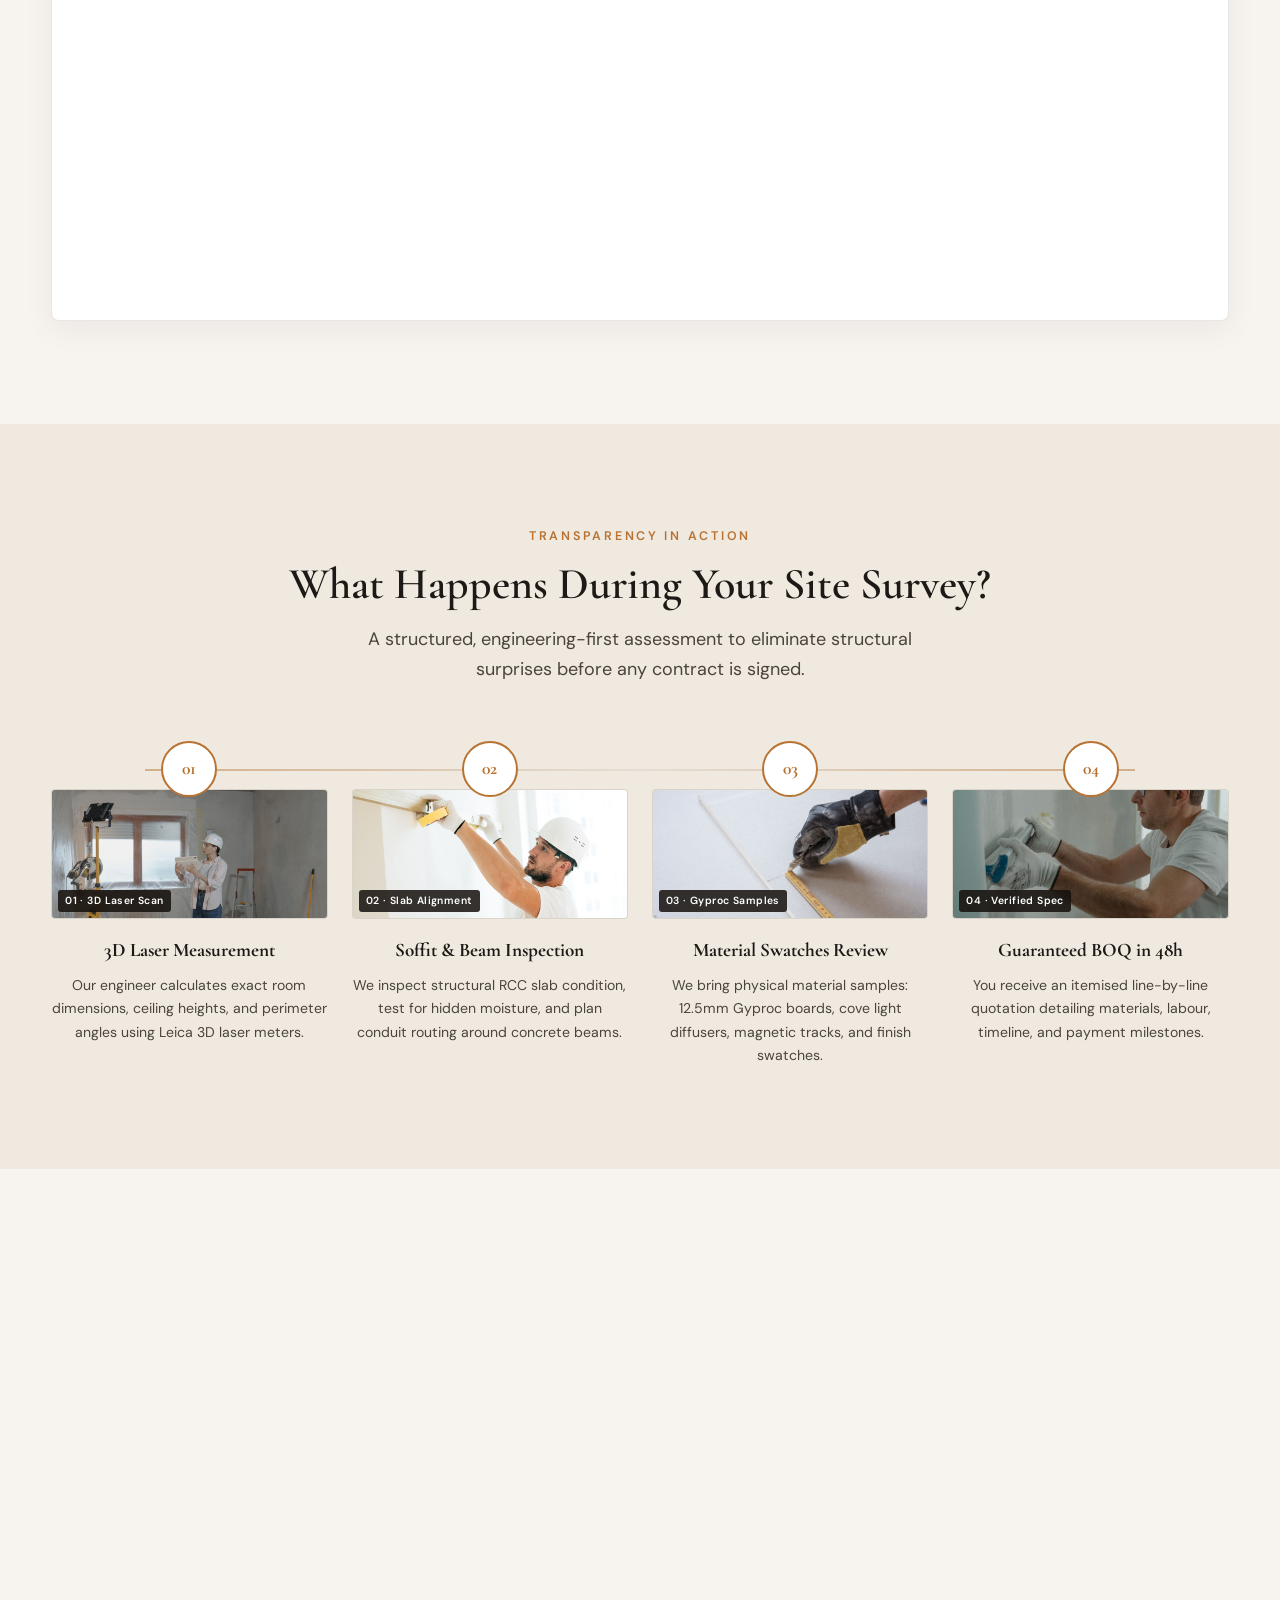
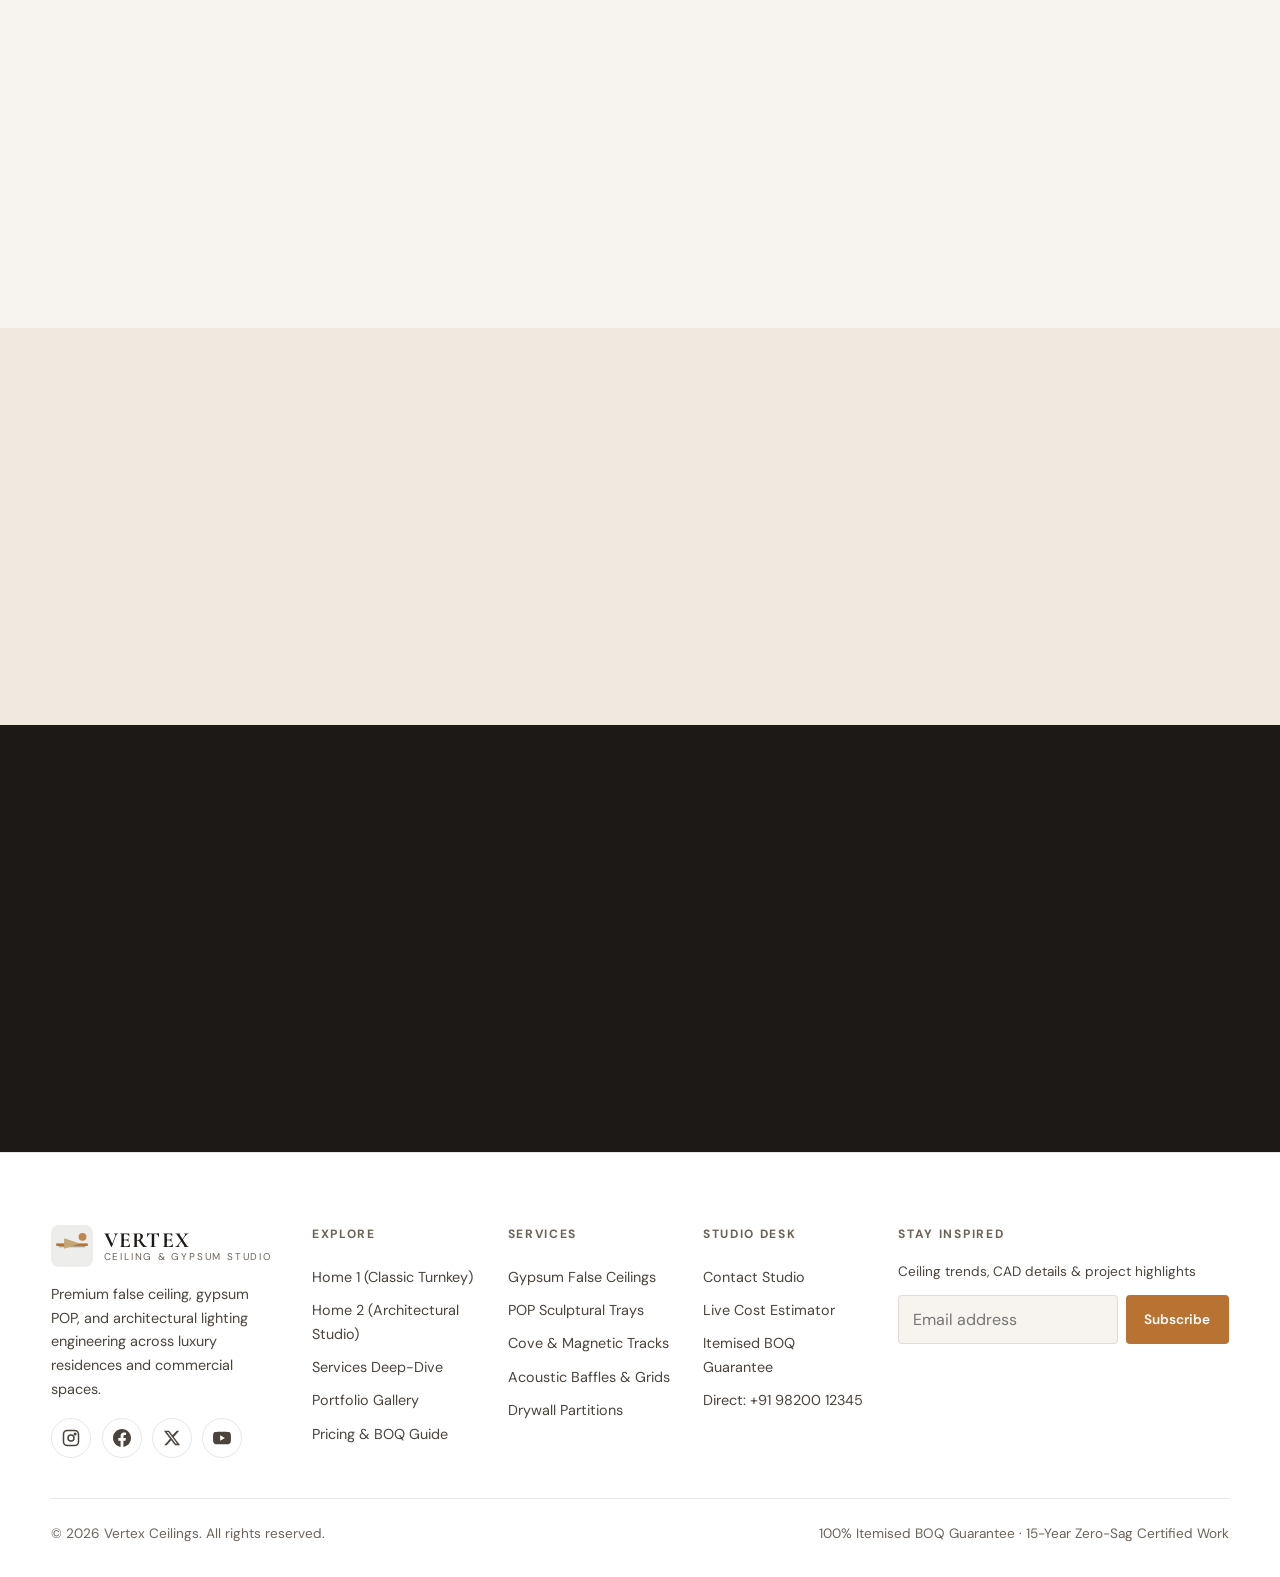
<file: contact.html>
<!DOCTYPE html>
<html lang="en">
<head>
  <meta charset="UTF-8" />
  <meta name="viewport" content="width=device-width, initial-scale=1.0" />
  <meta name="description" content="Book a free on-site laser measurement visit and consultation with Vertex Ceilings. Specialist false ceiling and gypsum contractor." />
  <title>Contact Studio & Book Free Site Visit | VERTEX CEILINGS</title>
  <link rel="icon" href="favicon.svg" type="image/svg+xml" />
  <link rel="stylesheet" href="assets/css/style.css" />
</head>
<body class="has-topbar">
  <!-- Unique Top Announcement Micro-Bar -->
  <aside class="top-micro-bar" aria-label="Quick announcements and contact">
    <div class="top-bar-inner">
      <div class="top-bar-left">
        <span class="status-badge"><span class="status-dot"></span> On-Site Laser Survey Visits Available This Week</span>
        <span style="opacity: 0.35;">|</span>
        <span class="top-bar-item" style="display: inline-flex; align-items: center; gap: 0.35rem;">
          <svg width="13" height="13" viewBox="0 0 24 24" fill="none" stroke="currentColor" stroke-width="2"><path d="M12 2v20M17 5H9.5a3.5 3.5 0 0 0 0 7h5a3.5 3.5 0 0 1 0 7H6"/></svg>
          Guaranteed Inquiry Response Within 2 Hours
        </span>
      </div>
      <div class="top-bar-right">
        <a href="tel:+919820012345" class="top-bar-link">
          <svg width="13" height="13" viewBox="0 0 24 24" fill="none" stroke="currentColor" stroke-width="2"><path d="M22 16.92v3a2 2 0 0 1-2.18 2 19.79 19.79 0 0 1-8.63-3.07 19.5 19.5 0 0 1-6-6 19.79 19.79 0 0 1-3.07-8.67A2 2 0 0 1 4.11 2h3a2 2 0 0 1 2 1.72 12.84 12.84 0 0 0 .7 2.81 2 2 0 0 1-.45 2.11L8.09 9.91a16 16 0 0 0 6 6l1.27-1.27a2 2 0 0 1 2.11-.45 12.84 12.84 0 0 0 2.81.7A2 2 0 0 1 22 16.92z"/></svg>
          Direct Consultation: +91 98200 12345
        </a>
        <span style="opacity: 0.35;">|</span>
        <span class="top-bar-item">Mon–Sat: 9:00 AM – 8:00 PM</span>
      </div>
    </div>
  </aside>

  <!-- Unique Architectural Site Header -->
  <header class="site-header" role="banner">
    <div class="container nav-inner">
      <a href="index.html" class="logo" aria-label="Vertex Ceilings home">
        <svg viewBox="0 0 64 64" fill="none" aria-hidden="true"><rect width="64" height="64" rx="12" fill="currentColor" opacity=".08"/><path d="M8 28h48v4H8z" fill="#b87333"/><path d="M12 32h40v2H12z" fill="#8b7355" opacity=".6"/><path d="M20 20l24 8-24 8V20z" fill="#c4a574"/><circle cx="48" cy="18" r="6" fill="#b87333" opacity=".85"/></svg>
        <span class="logo-text"><span class="logo-name">VERTEX</span><span class="logo-tag">Ceiling &amp; Gypsum Studio</span></span>
      </a>

      <nav class="nav-desktop" aria-label="Primary">
        <div class="nav-dropdown">
          <button type="button" class="nav-dropdown-btn" aria-expanded="false">
            Home
            <svg viewBox="0 0 24 24" fill="none" stroke="currentColor" stroke-width="2"><path d="M6 9l6 6 6-6"/></svg>
          </button>
          <div class="dropdown-menu">
            <a href="index.html" class="dropdown-item">
              <div>
                <div class="dropdown-item-title">Home 1 — Classic Turnkey</div>
                <div class="dropdown-item-desc">Residential Gypsum, POP Trays &amp; Interior Works</div>
              </div>
              <span class="dropdown-item-badge">Classic</span>
            </a>
            <a href="index-2.html" class="dropdown-item">
              <div>
                <div class="dropdown-item-title">Home 2 — Architectural Studio</div>
                <div class="dropdown-item-desc">Commercial Grids, Acoustic Tech &amp; Live Estimator</div>
              </div>
              <span class="dropdown-item-badge" style="background:#2563eb;">Modern</span>
            </a>
          </div>
        </div>
        <a href="services.html">Services</a>
        <a href="gallery.html">Gallery</a>
        <a href="pricing.html">Pricing Guide</a>
        <a href="contact.html" class="active">Contact</a>
      </nav>

      <div class="nav-actions">
        <button type="button" class="icon-btn" data-theme-toggle aria-label="Toggle dark/light theme" title="Toggle Theme"><span data-theme-icon><svg viewBox="0 0 24 24" fill="none" stroke="currentColor" stroke-width="2" stroke-linecap="round" stroke-linejoin="round" width="18" height="18" aria-hidden="true"><path d="M21 12.79A9 9 0 1 1 11.21 3 7 7 0 0 0 21 12.79z"/></svg></span></button>
        <button type="button" class="icon-btn" data-rtl-toggle aria-label="Toggle RTL / LTR text direction" title="Toggle RTL / LTR"><span data-rtl-icon><svg viewBox="0 0 24 24" fill="none" stroke="currentColor" stroke-width="2" stroke-linecap="round" stroke-linejoin="round" width="18" height="18" aria-hidden="true"><path d="M4 8h16M16 4l4 4-4 4"/><path d="M20 16H4M8 12l-4 4 4 4"/></svg></span></button>
        <button type="button" class="btn btn-primary btn-sm nav-cta-desktop" data-modal-open="estimate-modal">Free 3D Estimate</button>
        <button type="button" class="hamburger" aria-label="Open menu" aria-expanded="false"><span></span><span></span><span></span></button>
      </div>
    </div>
  </header>

  <div class="mobile-drawer" aria-hidden="true">
    <div class="drawer-backdrop"></div>
    <nav class="drawer-panel" aria-label="Mobile Navigation">
      <div class="drawer-header">
        <a href="index.html" class="logo" aria-label="Vertex Ceilings home">
          <svg viewBox="0 0 64 64" width="32" height="32" fill="none" aria-hidden="true"><rect width="64" height="64" rx="12" fill="currentColor" opacity=".08"/><path d="M8 28h48v4H8z" fill="#b87333"/><path d="M12 32h40v2H12z" fill="#8b7355" opacity=".6"/><path d="M20 20l24 8-24 8V20z" fill="#c4a574"/><circle cx="48" cy="18" r="6" fill="#b87333" opacity=".85"/></svg>
          <span class="logo-text"><span class="logo-name" style="font-size:1.15rem;">VERTEX</span></span>
        </a>
        <button type="button" class="drawer-close-btn" aria-label="Close navigation menu">&times;</button>
      </div>

      <div class="drawer-dropdown">
        <button type="button" class="drawer-dropdown-btn" aria-expanded="false">
          <span>Home Selection</span>
          <svg class="drawer-chevron" viewBox="0 0 24 24" fill="none" stroke="currentColor" stroke-width="2"><path d="M6 9l6 6 6-6"/></svg>
        </button>
        <div class="drawer-dropdown-menu">
          <a href="index.html" class="drawer-dropdown-item" data-nav>
            <span>Home 1 — Classic Turnkey</span>
            <span class="dropdown-item-badge">Classic</span>
          </a>
          <a href="index-2.html" class="drawer-dropdown-item" data-nav>
            <span>Home 2 — Architectural Studio</span>
            <span class="dropdown-item-badge" style="background:#2563eb;">Modern</span>
          </a>
        </div>
      </div>

      <a href="services.html" class="drawer-nav-link" data-nav>Services</a>
      <a href="gallery.html" class="drawer-nav-link" data-nav>Gallery</a>
      <a href="pricing.html" class="drawer-nav-link" data-nav>Pricing Guide</a>
      <a href="contact.html" class="drawer-nav-link active" data-nav>Contact</a>

      <div class="drawer-divider"></div>
      <div class="drawer-toggle-row" style="margin-bottom:0.75rem;">
        <button type="button" class="drawer-toggle-btn" data-theme-toggle aria-label="Toggle Theme">
          <span data-theme-icon></span>
          <span>Theme</span>
        </button>
        <button type="button" class="drawer-toggle-btn" data-rtl-toggle aria-label="Toggle RTL or LTR">
          <span data-rtl-icon></span>
          <span data-rtl-label>RTL</span>
        </button>
      </div>
      <button type="button" class="btn btn-primary" style="width:100%; justify-content:center; margin-bottom:0.5rem;" data-modal-open="estimate-modal">Free 3D Estimate</button>
      <a href="tel:+919820012345" class="drawer-link" style="color:var(--accent); font-weight:600; text-align:center;">📞 Call: +91 98200 12345</a>
    </nav>
  </div>

  <main>
    <!-- Page Hero with Fast Response Guarantee -->
    <section class="page-hero">
      <div class="page-hero-bg">
        <video autoplay muted loop playsinline poster="assets/IMAGE/1 (13).jpg">
          <source src="assets/V/12684257_1920_1080_60fps.mp4" type="video/mp4" />
          <img src="assets/IMAGE/1 (13).jpg" alt="Vertex Ceilings senior engineer on site with digital survey equipment" width="1600" height="900" fetchpriority="high" />
        </video>
      </div>
      <div class="container">
        <p class="eyebrow">Schedule Your Site Visit</p>
        <h1 class="display-heading">Let's Plan Your Ceiling Project</h1>
        <p class="section-lead">Book a complimentary laser-measurement site visit with our senior ceiling engineer or submit your architectural drawings for a comprehensive itemised BOQ.</p>
        
        <div style="display:flex; flex-wrap:wrap; gap:1.5rem; margin-top:1.5rem;">
          <div style="display:flex; align-items:center; gap:0.5rem; color:#fff;">
            <svg width="18" height="18" viewBox="0 0 24 24" fill="none" stroke="currentColor" stroke-width="2" style="color:var(--accent);"><polyline points="20 6 9 17 4 12"/></svg>
            <span>Laser Distance &amp; Level Check</span>
          </div>
          <div style="display:flex; align-items:center; gap:0.5rem; color:#fff;">
            <svg width="18" height="18" viewBox="0 0 24 24" fill="none" stroke="currentColor" stroke-width="2" style="color:var(--accent);"><polyline points="20 6 9 17 4 12"/></svg>
            <span>Material Swatches &amp; Profiles</span>
          </div>
          <div style="display:flex; align-items:center; gap:0.5rem; color:#fff;">
            <svg width="18" height="18" viewBox="0 0 24 24" fill="none" stroke="currentColor" stroke-width="2" style="color:var(--accent);"><polyline points="20 6 9 17 4 12"/></svg>
            <span>Itemised Quote Within 48 Hours</span>
          </div>
        </div>
      </div>
    </section>

    <!-- UNIQUE SECTION: Interactive Multi-Field Booking Form & Studio Details Grid -->
    <section class="section" id="estimate">
      <div class="container contact-grid">
        <!-- Studio Information Column -->
        <div class="contact-info-card reveal">
          <span class="eyebrow" style="color:var(--accent);">Direct Access</span>
          <h2 class="section-heading" style="font-size:1.85rem;margin-bottom:1.5rem;">Studio &amp; Workshop</h2>
          
          <div class="contact-info-item">
            <div class="contact-icon-box" aria-hidden="true">
              <svg viewBox="0 0 24 24" fill="none" stroke="currentColor" stroke-width="2" width="20" height="20"><path d="M21 10c0 7-9 13-9 13s-9-6-9-13a9 9 0 0 1 18 0z"/><circle cx="12" cy="10" r="3"/></svg>
            </div>
            <div class="contact-info-content">
              <h3>Head Studio &amp; Experience Center</h3>
              <p>Vertex Ceiling &amp; Gypsum Studio<br />Plot 48, Design District, Main Industrial Estate<br />Mumbai, Maharashtra — 400013</p>
            </div>
          </div>

          <div class="contact-info-item">
            <div class="contact-icon-box" aria-hidden="true">
              <svg viewBox="0 0 24 24" fill="none" stroke="currentColor" stroke-width="2" width="20" height="20"><path d="M22 16.92v3a2 2 0 0 1-2.18 2 19.79 19.79 0 0 1-8.63-3.07 19.5 19.5 0 0 1-6-6 19.79 19.79 0 0 1-3.07-8.67A2 2 0 0 1 4.11 2h3a2 2 0 0 1 2 1.72 12.84 12.84 0 0 0 .7 2.81 2 2 0 0 1-.45 2.11L8.09 9.91a16 16 0 0 0 6 6l1.27-1.27a2 2 0 0 1 2.11-.45 12.84 12.84 0 0 0 2.81.7A2 2 0 0 1 22 16.92z"/></svg>
            </div>
            <div class="contact-info-content">
              <h3>Direct Phone Lines</h3>
              <p>
                <a href="tel:+919820012345" style="color:var(--text-primary); font-weight:600;">+91 98200 12345</a> (Project Desk)<br />
                <a href="tel:+919820067890" style="color:var(--text-secondary);">+91 98200 67890</a> (Architect Inquiries)
              </p>
            </div>
          </div>

          <div class="contact-info-item">
            <div class="contact-icon-box" aria-hidden="true">
              <svg viewBox="0 0 24 24" fill="none" stroke="currentColor" stroke-width="2" width="20" height="20"><path d="M4 4h16c1.1 0 2 .9 2 2v12c0 1.1-.9 2-2 2H4c-1.1 0-2-.9-2-2V6c0-1.1.9-2 2-2z"/><polyline points="22,6 12,13 2,6"/></svg>
            </div>
            <div class="contact-info-content">
              <h3>Email Correspondence</h3>
              <p>
                <a href="mailto:projects@vertexceilings.com" style="color:var(--accent); font-weight:500;">projects@vertexceilings.com</a><br />
                <a href="mailto:estimates@vertexceilings.com" style="color:var(--text-secondary);">estimates@vertexceilings.com</a>
              </p>
            </div>
          </div>

          <div class="contact-info-item">
            <div class="contact-icon-box" aria-hidden="true">
              <svg viewBox="0 0 24 24" fill="none" stroke="currentColor" stroke-width="2" width="20" height="20"><circle cx="12" cy="12" r="10"/><polyline points="12 6 12 12 16 14"/></svg>
            </div>
            <div class="contact-info-content">
              <h3>Consultation Hours</h3>
              <p>Monday – Saturday: 9:00 AM – 8:00 PM<br />Sunday: On-Site Site Visits by Appointment</p>
            </div>
          </div>

          <!-- Official Social Media Channels -->
          <div class="contact-social-section" style="margin-top: 1.5rem; padding-top: 1.5rem; border-top: 1px solid var(--border);">
            <h4 style="font-size: 0.82rem; text-transform: uppercase; letter-spacing: 0.12em; color: var(--accent); margin-bottom: 0.85rem;">Official Social Channels</h4>
            <div class="contact-social-grid" style="display: grid; grid-template-columns: repeat(2, 1fr); gap: 0.65rem;">
              <a href="https://instagram.com" target="_blank" rel="noopener" class="contact-social-btn" aria-label="Follow Vertex Ceilings on Instagram">
                <svg width="18" height="18" viewBox="0 0 24 24" fill="none" stroke="currentColor" stroke-width="2"><rect x="2" y="2" width="20" height="20" rx="5"/><circle cx="12" cy="12" r="4"/><circle cx="17.5" cy="6.5" r="1" fill="currentColor"/></svg>
                <span>Instagram</span>
              </a>
              <a href="https://wa.me/919820012345?text=Hi%20Vertex%20Ceilings,%20I%20would%20like%20to%20inquire%20about%20a%20ceiling%20project." target="_blank" rel="noopener" class="contact-social-btn whatsapp-btn" aria-label="Chat on WhatsApp">
                <svg width="18" height="18" viewBox="0 0 24 24" fill="currentColor"><path d="M12.031 6.172c-3.181 0-5.767 2.586-5.768 5.766-.001 1.298.38 2.27 1.019 3.287l-.711 2.598 2.664-.699c.971.53 1.77.813 2.796.814 3.183 0 5.77-2.587 5.77-5.766 0-3.18-2.587-5.766-5.77-5.766zm9.969 5.766c0 5.518-4.482 10-10 10-1.745 0-3.377-.45-4.805-1.236l-5.195 1.362 1.387-5.074c-.87-1.487-1.387-3.218-1.387-5.052 0-5.518 4.482-10 10-10s10 4.482 10 10z"/></svg>
                <span>WhatsApp</span>
              </a>
              <a href="https://linkedin.com" target="_blank" rel="noopener" class="contact-social-btn" aria-label="Connect on LinkedIn">
                <svg width="18" height="18" viewBox="0 0 24 24" fill="currentColor"><path d="M19 0h-14c-2.761 0-5 2.239-5 5v14c0 2.761 2.239 5 5 5h14c2.762 0 5-2.239 5-5v-14c0-2.761-2.238-5-5-5zm-11 19h-3v-11h3v11zm-1.5-12.268c-.966 0-1.75-.79-1.75-1.764s.784-1.764 1.75-1.764 1.75.79 1.75 1.764-.783 1.764-1.75 1.764zm13.5 12.268h-3v-5.604c0-3.368-4-3.113-4 0v5.604h-3v-11h3v1.765c1.396-2.586 7-2.777 7 2.476v6.759z"/></svg>
                <span>LinkedIn</span>
              </a>
              <a href="https://facebook.com" target="_blank" rel="noopener" class="contact-social-btn" aria-label="Follow on Facebook">
                <svg width="18" height="18" viewBox="0 0 24 24" fill="currentColor"><path d="M24 12.073c0-6.627-5.373-12-12-12s-12 5.373-12 12c0 5.99 4.388 10.954 10.125 11.854v-8.385H7.078v-3.47h3.047V9.43c0-3.007 1.792-4.669 4.533-4.669 1.312 0 2.686.235 2.686.235v2.953H15.83c-1.491 0-1.956.925-1.956 1.874v2.25h3.328l-.532 3.47h-2.796v8.385C19.612 23.027 24 18.062 24 12.073z"/></svg>
                <span>Facebook</span>
              </a>
              <a href="https://youtube.com" target="_blank" rel="noopener" class="contact-social-btn" aria-label="Watch on YouTube">
                <svg width="18" height="18" viewBox="0 0 24 24" fill="currentColor"><path d="M23.498 6.186a3.016 3.016 0 0 0-2.122-2.136C19.505 3.545 12 3.545 12 3.545s-7.505 0-9.377.505A3.017 3.017 0 0 0 .502 6.186C0 8.07 0 12 0 12s0 3.93.502 5.814a3.016 3.016 0 0 0 2.122 2.136c1.871.505 9.376.505 9.376.505s7.505 0 9.377-.505a3.015 3.015 0 0 0 2.122-2.136C24 15.93 24 12 24 12s0-3.93-.502-5.814zM9.545 15.568V8.432L15.818 12l-6.273 3.568z"/></svg>
                <span>YouTube</span>
              </a>
              <a href="https://x.com" target="_blank" rel="noopener" class="contact-social-btn" aria-label="Follow on X / Twitter">
                <svg width="18" height="18" viewBox="0 0 24 24" fill="currentColor"><path d="M18.244 2.25h3.308l-7.227 8.26 8.502 11.24H16.17l-5.214-6.817L4.99 21.75H1.68l7.73-8.835L1.254 2.25H8.08l4.713 6.231zm-1.161 17.52h1.833L7.084 4.126H5.117z"/></svg>
                <span>X / Twitter</span>
              </a>
            </div>
          </div>
        </div>

        <!-- Comprehensive Free Estimate Request Form -->
        <div class="form-card reveal">
          <span class="eyebrow" style="color:var(--accent);">Complimentary Survey</span>
          <h2 class="section-heading" style="font-size:1.85rem;margin-bottom:.5rem;">Free Site Measurement &amp; BOQ Form</h2>
          <p style="color:var(--text-secondary);font-size:.9rem;margin-bottom:1.5rem;">Share your room scope and preferred visit date — our chief engineer confirms within 2 hours.</p>

          <form data-validate id="contact-estimate-form" data-success-message="Thank you! Your survey request has been assigned. Our chief engineer will call within 2 hours to confirm your site visit.">
            <div class="form-success" role="status"></div>

            <div class="form-row">
              <div class="form-group">
                <label for="c-name">Full Name *</label>
                <input id="c-name" name="name" type="text" required autocomplete="name" placeholder="e.g. Vikram Malhotra" />
              </div>
              <div class="form-group">
                <label for="c-phone">Phone Number *</label>
                <input id="c-phone" name="phone" type="tel" required autocomplete="tel" placeholder="e.g. +91 98200 00000" />
              </div>
            </div>

            <div class="form-row">
              <div class="form-group">
                <label for="c-email">Email Address *</label>
                <input id="c-email" name="email" type="email" required autocomplete="email" placeholder="e.g. vikram@example.com" />
              </div>
              <div class="form-group">
                <label for="c-city">Site Location / City Area *</label>
                <input id="c-city" name="city" type="text" required placeholder="e.g. Bandra West, Mumbai" />
              </div>
            </div>

            <div class="form-row">
              <div class="form-group">
                <label for="c-property">Property Typology *</label>
                <select id="c-property" name="property" required>
                  <option value="">Select Property Type</option>
                  <option>Apartment (2BHK / 3BHK)</option>
                  <option>Luxury Penthouse / Duplex</option>
                  <option>Independent Villa / Bungalow</option>
                  <option>Commercial Office / Corporate</option>
                  <option>Retail Store / Showroom / Cafe</option>
                  <option>Renovation / Re-ceiling Site</option>
                </select>
              </div>
              <div class="form-group">
                <label for="c-service">Primary Ceiling Interest *</label>
                <select id="c-service" name="service" required>
                  <option value="">Select Service Scope</option>
                  <option>Designer Gypsum False Ceiling with Cove</option>
                  <option>Handcrafted POP Trays &amp; Sculptural Coffers</option>
                  <option>Magnetic Track &amp; Linear Lighting Integration</option>
                  <option>Commercial Acoustic Tiles &amp; Baffles</option>
                  <option>Wood Inlay &amp; Fluted Louvers Ceiling</option>
                  <option>Full Turnkey Room Interior</option>
                </select>
              </div>
            </div>

            <div class="form-row">
              <div class="form-group">
                <label for="c-area">Estimated Ceiling Area (sq.ft.)</label>
                <input id="c-area" name="area" type="text" placeholder="e.g. 850 sq.ft." />
              </div>
              <div class="form-group">
                <label for="c-date">Preferred Site Visit Date</label>
                <input id="c-date" name="date" type="date" />
              </div>
            </div>

            <div class="form-group">
              <label for="c-message">Project Details &amp; Specific Design Requirements</label>
              <textarea id="c-message" name="message" rows="4" required placeholder="Tell us about your room height, any beam drops, lighting preferences, or upload drawings link..."></textarea>
            </div>

            <button type="submit" class="btn btn-primary" style="width:100%;">Schedule Free Site Laser Survey</button>
            <p style="text-align:center; font-size:0.75rem; color:var(--text-muted); margin-top:0.75rem;">
              🔒 100% Privacy Guaranteed. Your details are never shared with third parties.
            </p>
          </form>
        </div>
      </div>

      <!-- Interactive Studio Location Map -->
      <div class="container" style="margin-top: 2.5rem;">
        <div class="contact-map-wrapper reveal" style="background:var(--bg-elevated); border:1px solid var(--border); border-radius:var(--radius-lg); overflow:hidden; box-shadow:var(--shadow-soft);">
          <div style="padding:1.25rem 1.75rem; display:flex; align-items:center; justify-content:space-between; flex-wrap:wrap; gap:1rem; border-bottom:1px solid var(--border);">
            <div style="display:flex; align-items:center; gap:0.85rem;">
              <span class="contact-icon-box" style="width:40px; height:40px;" aria-hidden="true">
                <svg viewBox="0 0 24 24" fill="none" stroke="currentColor" stroke-width="2" width="20" height="20"><path d="M21 10c0 7-9 13-9 13s-9-6-9-13a9 9 0 0 1 18 0z"/><circle cx="12" cy="10" r="3"/></svg>
              </span>
              <div>
                <h3 style="font-size:1.1rem; margin:0; font-family:var(--font-display);">Visit Our Experience Center &amp; Materials Workshop</h3>
                <p style="margin:0.2rem 0 0; font-size:0.88rem; color:var(--text-secondary);">Plot 48, Design District, Main Industrial Estate, Mumbai, Maharashtra — 400013</p>
              </div>
            </div>
            <a href="https://maps.google.com/?q=Plot+48+Design+District+Main+Industrial+Estate+Mumbai" target="_blank" rel="noopener" class="btn btn-outline btn-sm">
              <svg viewBox="0 0 24 24" fill="none" stroke="currentColor" stroke-width="2" width="16" height="16"><path d="M18 13v6a2 2 0 0 1-2 2H5a2 2 0 0 1-2-2V8a2 2 0 0 1 2-2h6"/><polyline points="15 3 21 3 21 9"/><line x1="10" y1="14" x2="21" y2="3"/></svg>
              Open in Google Maps
            </a>
          </div>
          <div style="position:relative; width:100%; height:380px;">
            <iframe title="Vertex Ceilings Studio & Experience Center Map" src="https://maps.google.com/maps?q=Lower+Parel+Design+District+Mumbai&t=&z=14&ie=UTF8&iwloc=&output=embed" width="100%" height="100%" style="border:0;" allowfullscreen="" loading="lazy" referrerpolicy="no-referrer-when-downgrade"></iframe>
          </div>
        </div>
      </div>
    </section>

    <!-- UNIQUE SECTION: What Happens During Your Free Site Visit? -->
    <section class="section" style="background: var(--bg-secondary);">
      <div class="container">
        <div class="section-header center reveal">
          <p class="eyebrow">Transparency in Action</p>
          <h2 class="section-heading">What Happens During Your Site Survey?</h2>
          <p class="section-lead">A structured, engineering-first assessment to eliminate structural surprises before any contract is signed.</p>
        </div>

        <div class="process-timeline reveal">
          <div class="process-step">
            <div class="process-step-thumb">
              <img src="assets/IMAGE/1 (13).jpg" alt="Senior engineer conducting 3D laser measurement and conduit mapping" width="300" height="180" loading="lazy" />
              <span class="process-step-thumb-tag">01 · 3D Laser Scan</span>
            </div>
            <span class="step-num">01</span>
            <h3>3D Laser Measurement</h3>
            <p>Our engineer calculates exact room dimensions, ceiling heights, and perimeter angles using Leica 3D laser meters.</p>
          </div>
          <div class="process-step">
            <div class="process-step-thumb">
              <img src="assets/IMAGE/1 (2).jpg" alt="Structural RCC slab spirit level inspection and plumb alignment check" width="300" height="180" loading="lazy" />
              <span class="process-step-thumb-tag">02 · Slab Alignment</span>
            </div>
            <span class="step-num">02</span>
            <h3>Soffit &amp; Beam Inspection</h3>
            <p>We inspect structural RCC slab condition, test for hidden moisture, and plan conduit routing around concrete beams.</p>
          </div>
          <div class="process-step">
            <div class="process-step-thumb">
              <img src="assets/IMAGE/1 (21).jpg" alt="Saint-Gobain 12.5mm gypsum plasterboard swatches and edge profiles" width="300" height="180" loading="lazy" />
              <span class="process-step-thumb-tag">03 · Gyproc Samples</span>
            </div>
            <span class="step-num">03</span>
            <h3>Material Swatches Review</h3>
            <p>We bring physical material samples: 12.5mm Gyproc boards, cove light diffusers, magnetic tracks, and finish swatches.</p>
          </div>
          <div class="process-step">
            <div class="process-step-thumb">
              <img src="assets/IMAGE/1 (10).jpg" alt="Straight edge tolerance inspection for zero-crack handover" width="300" height="180" loading="lazy" />
              <span class="process-step-thumb-tag">04 · Verified Spec</span>
            </div>
            <span class="step-num">04</span>
            <h3>Guaranteed BOQ in 48h</h3>
            <p>You receive an itemised line-by-line quotation detailing materials, labour, timeline, and payment milestones.</p>
          </div>
        </div>
      </div>
    </section>

    <!-- UNIQUE SECTION: Meet Our Engineering Specialists -->
    <section class="section">
      <div class="container">
        <div class="section-header center reveal">
          <p class="eyebrow">Our Technical Leadership</p>
          <h2 class="section-heading">Direct Specialist Support</h2>
          <p class="section-lead">Reach out directly to the discipline lead suited to your project scale and scope.</p>
        </div>

        <div class="specialist-grid reveal">
          <div class="specialist-card">
            <img class="specialist-avatar" src="assets/IMAGE/specialist-1.jpg" alt="Rajesh Sharma, Chief Ceiling Engineer" width="70" height="70" style="object-fit:cover; border-radius:50%;" />
            <h4>Rajesh Sharma</h4>
            <p class="specialist-role">Chief Residential Engineer</p>
            <p style="font-size:0.85rem; color:var(--text-secondary); margin-bottom:1rem;">Specialist in luxury penthouse false ceilings, multi-tier stepped trays, and zero-crack structural jointing.</p>
            <a href="tel:+919820012345" class="btn btn-outline btn-sm" style="width:100%;">Contact Residential Desk</a>
          </div>

          <div class="specialist-card">
            <img class="specialist-avatar" src="assets/IMAGE/specialist-2.jpg" alt="Priya Kulkarni, Lighting Architect" width="70" height="70" style="object-fit:cover; border-radius:50%;" />
            <h4>Ar. Priya Kulkarni</h4>
            <p class="specialist-role">Architectural Lighting Specialist</p>
            <p style="font-size:0.85rem; color:var(--text-secondary); margin-bottom:1rem;">Expertise in cove Kelvin tuning, magnetic track slot planning, and DALI architectural dimming integration.</p>
            <a href="tel:+919820067890" class="btn btn-outline btn-sm" style="width:100%;">Plan Lighting Layout</a>
          </div>

          <div class="specialist-card">
            <img class="specialist-avatar" src="assets/IMAGE/specialist-3.jpg" alt="Arun Nair, Commercial Project Director" width="70" height="70" style="object-fit:cover; border-radius:50%;" />
            <h4>Arun Nair</h4>
            <p class="specialist-role">Commercial &amp; Acoustic Director</p>
            <p style="font-size:0.85rem; color:var(--text-secondary); margin-bottom:1rem;">Manages large-scale corporate office grids, auditorium acoustics, fire partitions, and fast-track commercial fitouts.</p>
            <a href="tel:+919820012345" class="btn btn-outline btn-sm" style="width:100%;">Commercial Fitout Inquiry</a>
          </div>
        </div>
      </div>
    </section>

    <!-- UNIQUE SECTION: Geographic Service Area Coverage Matrix -->
    <section class="section" style="background: var(--bg-secondary); padding-top: 0;">
      <div class="container">
        <div style="background:var(--bg-elevated); border:1px solid var(--border); border-radius:var(--radius-lg); padding:2rem; box-shadow:var(--shadow-soft);" class="reveal">
          <div style="text-align:center; max-width:700px; margin:0 auto;">
            <span class="eyebrow">Prompt Site Dispatch</span>
            <h3 style="font-family:var(--font-display); font-size:1.65rem; margin-bottom:0.75rem;">Serving All Prime Metropolitan Zones</h3>
            <p style="color:var(--text-secondary); font-size:0.92rem; margin-bottom:1.5rem;">
              Our dedicated measurement vans carry laser scanners, safety scaffolding, and material kits across all central, western, and suburban districts.
            </p>
            <div style="display:flex; flex-wrap:wrap; justify-content:center; gap:0.6rem;">
              <span class="meta-pill" style="padding:0.4rem 0.8rem; font-weight:600;">South Mumbai &amp; Worli</span>
              <span class="meta-pill" style="padding:0.4rem 0.8rem; font-weight:600;">Bandra, Juhu &amp; Andheri</span>
              <span class="meta-pill" style="padding:0.4rem 0.8rem; font-weight:600;">Powai &amp; Vikhroli</span>
              <span class="meta-pill" style="padding:0.4rem 0.8rem; font-weight:600;">Thane &amp; Navi Mumbai</span>
              <span class="meta-pill" style="padding:0.4rem 0.8rem; font-weight:600;">Kandivali &amp; Borivali</span>
              <span class="meta-pill" style="padding:0.4rem 0.8rem; font-weight:600;">Pune City &amp; Baner Wing</span>
            </div>
          </div>
        </div>
      </div>
    </section>

    <!-- Call to Action Banner -->
    <section class="cta-band">
      <div class="container cta-band-inner reveal">
        <h2>Need Quick Phone Consultation Right Now?</h2>
        <p>Our technical desk is open Monday to Saturday, 9am to 8pm. Speak with our ceiling estimator immediately.</p>
        <a href="tel:+919820012345" class="btn btn-primary">Call Now: +91 98200 12345</a>
      </div>
    </section>
  </main>

  <!-- Site Footer -->
  <footer class="site-footer">
    <div class="container footer-grid">
      <div class="footer-brand">
        <a href="index.html" class="logo" aria-label="Vertex Ceilings home">
          <svg viewBox="0 0 64 64" width="40" height="40" fill="none" aria-hidden="true"><rect width="64" height="64" rx="12" fill="currentColor" opacity=".08"/><path d="M8 28h48v4H8z" fill="#b87333"/><path d="M12 32h40v2H12z" fill="#8b7355" opacity=".6"/><path d="M20 20l24 8-24 8V20z" fill="#c4a574"/><circle cx="48" cy="18" r="6" fill="#b87333" opacity=".85"/></svg>
          <span class="logo-text"><span class="logo-name">VERTEX</span><span class="logo-tag">Ceiling &amp; Gypsum Studio</span></span>
        </a>
        <p>Premium false ceiling, gypsum POP, and architectural lighting engineering across luxury residences and commercial spaces.</p>
        <div class="social-row">
          <a href="#" class="social-link" aria-label="Instagram"><svg width="18" height="18" viewBox="0 0 24 24" fill="none" stroke="currentColor" stroke-width="2"><rect x="2" y="2" width="20" height="20" rx="5"/><circle cx="12" cy="12" r="4"/><circle cx="17.5" cy="6.5" r="1" fill="currentColor"/></svg></a>
          <a href="#" class="social-link" aria-label="Facebook"><svg width="18" height="18" viewBox="0 0 24 24" fill="currentColor"><path d="M24 12.073c0-6.627-5.373-12-12-12s-12 5.373-12 12c0 5.99 4.388 10.954 10.125 11.854v-8.385H7.078v-3.47h3.047V9.43c0-3.007 1.792-4.669 4.533-4.669 1.312 0 2.686.235 2.686.235v2.953H15.83c-1.491 0-1.956.925-1.956 1.874v2.25h3.328l-.532 3.47h-2.796v8.385C19.612 23.027 24 18.062 24 12.073z"/></svg></a>
          <a href="#" class="social-link" aria-label="X"><svg width="18" height="18" viewBox="0 0 24 24" fill="currentColor"><path d="M18.244 2.25h3.308l-7.227 8.26 8.502 11.24H16.17l-5.214-6.817L4.99 21.75H1.68l7.73-8.835L1.254 2.25H8.08l4.713 6.231zm-1.161 17.52h1.833L7.084 4.126H5.117z"/></svg></a>
          <a href="#" class="social-link" aria-label="YouTube"><svg width="18" height="18" viewBox="0 0 24 24" fill="currentColor"><path d="M23.498 6.186a3.016 3.016 0 0 0-2.122-2.136C19.505 3.545 12 3.545 12 3.545s-7.505 0-9.377.505A3.017 3.017 0 0 0 .502 6.186C0 8.07 0 12 0 12s0 3.93.502 5.814a3.016 3.016 0 0 0 2.122 2.136c1.871.505 9.376.505 9.376.505s7.505 0 9.377-.505a3.015 3.015 0 0 0 2.122-2.136C24 15.93 24 12 24 12s0-3.93-.502-5.814zM9.545 15.568V8.432L15.818 12l-6.273 3.568z"/></svg></a>
        </div>
      </div>
      <div class="footer-col">
        <h4>Explore</h4>
        <a href="index.html">Home 1 (Classic Turnkey)</a>
        <a href="index-2.html">Home 2 (Architectural Studio)</a>
        <a href="services.html">Services Deep-Dive</a>
        <a href="gallery.html">Portfolio Gallery</a>
        <a href="pricing.html">Pricing &amp; BOQ Guide</a>
      </div>
      <div class="footer-col">
        <h4>Services</h4>
        <a href="services.html#gypsum-ceilings">Gypsum False Ceilings</a>
        <a href="services.html#pop-design">POP Sculptural Trays</a>
        <a href="services.html#cove-lighting">Cove &amp; Magnetic Tracks</a>
        <a href="services.html#acoustic-grids">Acoustic Baffles &amp; Grids</a>
        <a href="services.html#partitions">Drywall Partitions</a>
      </div>
      <div class="footer-col">
        <h4>Studio Desk</h4>
        <a href="contact.html">Contact Studio</a>
        <a href="pricing.html#calculator">Live Cost Estimator</a>
        <a href="pricing.html#boq">Itemised BOQ Guarantee</a>
        <a href="tel:+919820012345">Direct: +91 98200 12345</a>
      </div>
      <div class="footer-col">
        <h4>Stay Inspired</h4>
        <p style="font-size:.85rem;color:var(--text-secondary);">Ceiling trends, CAD details &amp; project highlights</p>
        <form class="newsletter-form">
          <input type="email" placeholder="Email address" aria-label="Email for newsletter" required />
          <button type="submit" class="btn btn-primary btn-sm">Subscribe</button>
        </form>
        <p class="newsletter-msg" style="font-size:.8rem;margin-top:.5rem;"></p>
      </div>
    </div>
    <div class="container footer-bottom">
      <span>&copy; 2026 Vertex Ceilings. All rights reserved.</span>
      <span>100% Itemised BOQ Guarantee · 15-Year Zero-Sag Certified Work</span>
    </div>
  </footer>

  <button type="button" class="back-to-top" id="back-to-top" aria-label="Back to top" title="Back to top">
    <svg viewBox="0 0 24 24" fill="none" stroke="currentColor" stroke-width="2.5"><path d="M18 15l-6-6-6 6"/></svg>
  </button>

  <!-- Free Estimate Modal -->
  <div class="modal" id="estimate-modal" role="dialog" aria-labelledby="estimate-title" aria-hidden="true">
    <div class="modal-backdrop"></div>
    <div class="modal-panel">
      <button type="button" class="modal-close" aria-label="Close">&times;</button>
      <h2 id="estimate-title">Quick Estimate Request</h2>
      <p>Share your room details — our site engineer contacts you within 24 hours.</p>
      <form data-validate data-success-message="Estimate request received. Our team will contact you shortly.">
        <div class="form-success" role="status"></div>
        <div class="form-group"><label for="cnt-name">Full Name</label><input id="cnt-name" name="name" type="text" required autocomplete="name" /></div>
        <div class="form-group"><label for="cnt-email">Email</label><input id="cnt-email" name="email" type="email" required autocomplete="email" /></div>
        <div class="form-group"><label for="cnt-phone">Phone</label><input id="cnt-phone" name="phone" type="tel" required autocomplete="tel" /></div>
        <div class="form-group">
          <label for="cnt-service">Service</label>
          <select id="cnt-service" name="service" required>
            <option value="">Select service</option>
            <option>False Ceiling</option>
            <option>Gypsum Work</option>
            <option>POP Design</option>
            <option>Cove Lighting</option>
            <option>Turnkey Interiors</option>
          </select>
        </div>
        <div class="form-group"><label for="cnt-area">Approx. Area (sq.ft.)</label><input id="cnt-area" name="area" type="text" placeholder="e.g. 500" /></div>
        <button type="submit" class="btn btn-primary" style="width:100%;">Submit Request</button>
      </form>
    </div>
  </div>

  <script src="assets/js/main.js"></script>
</body>
</html>
</file>
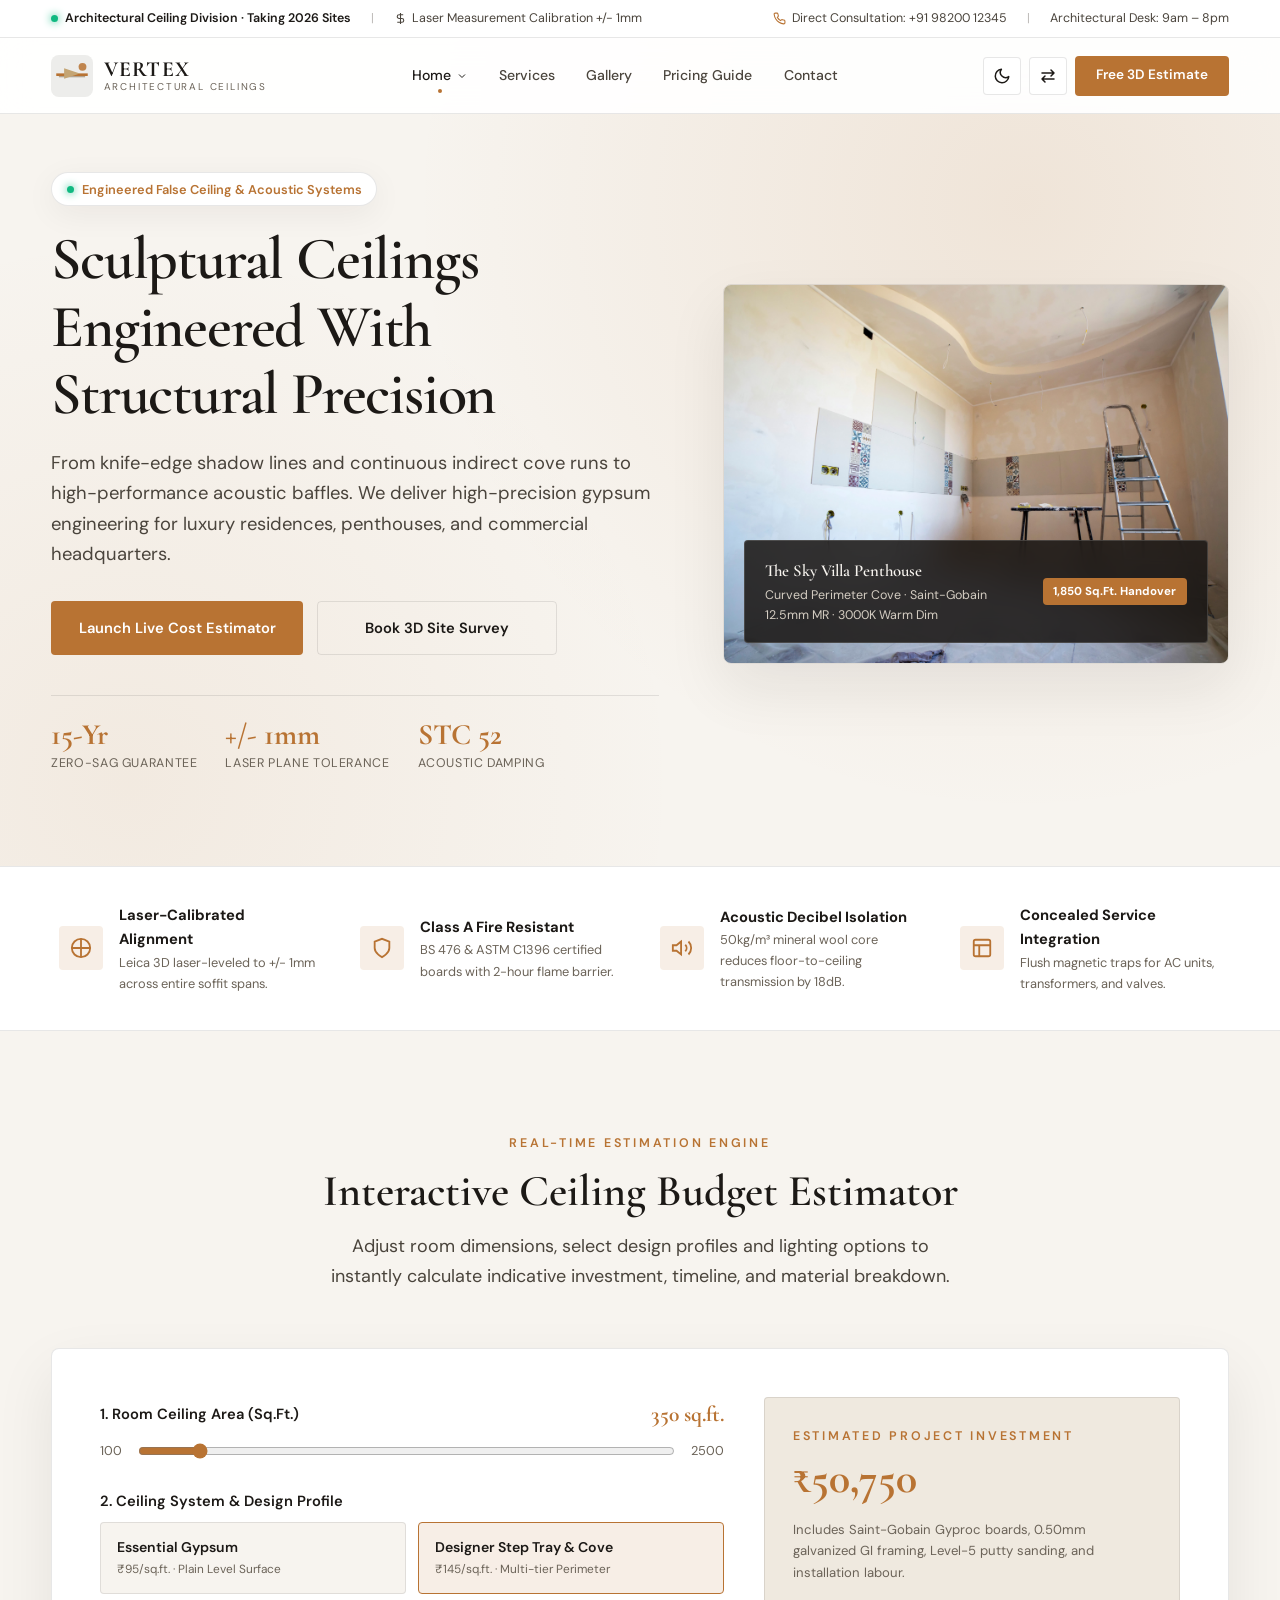
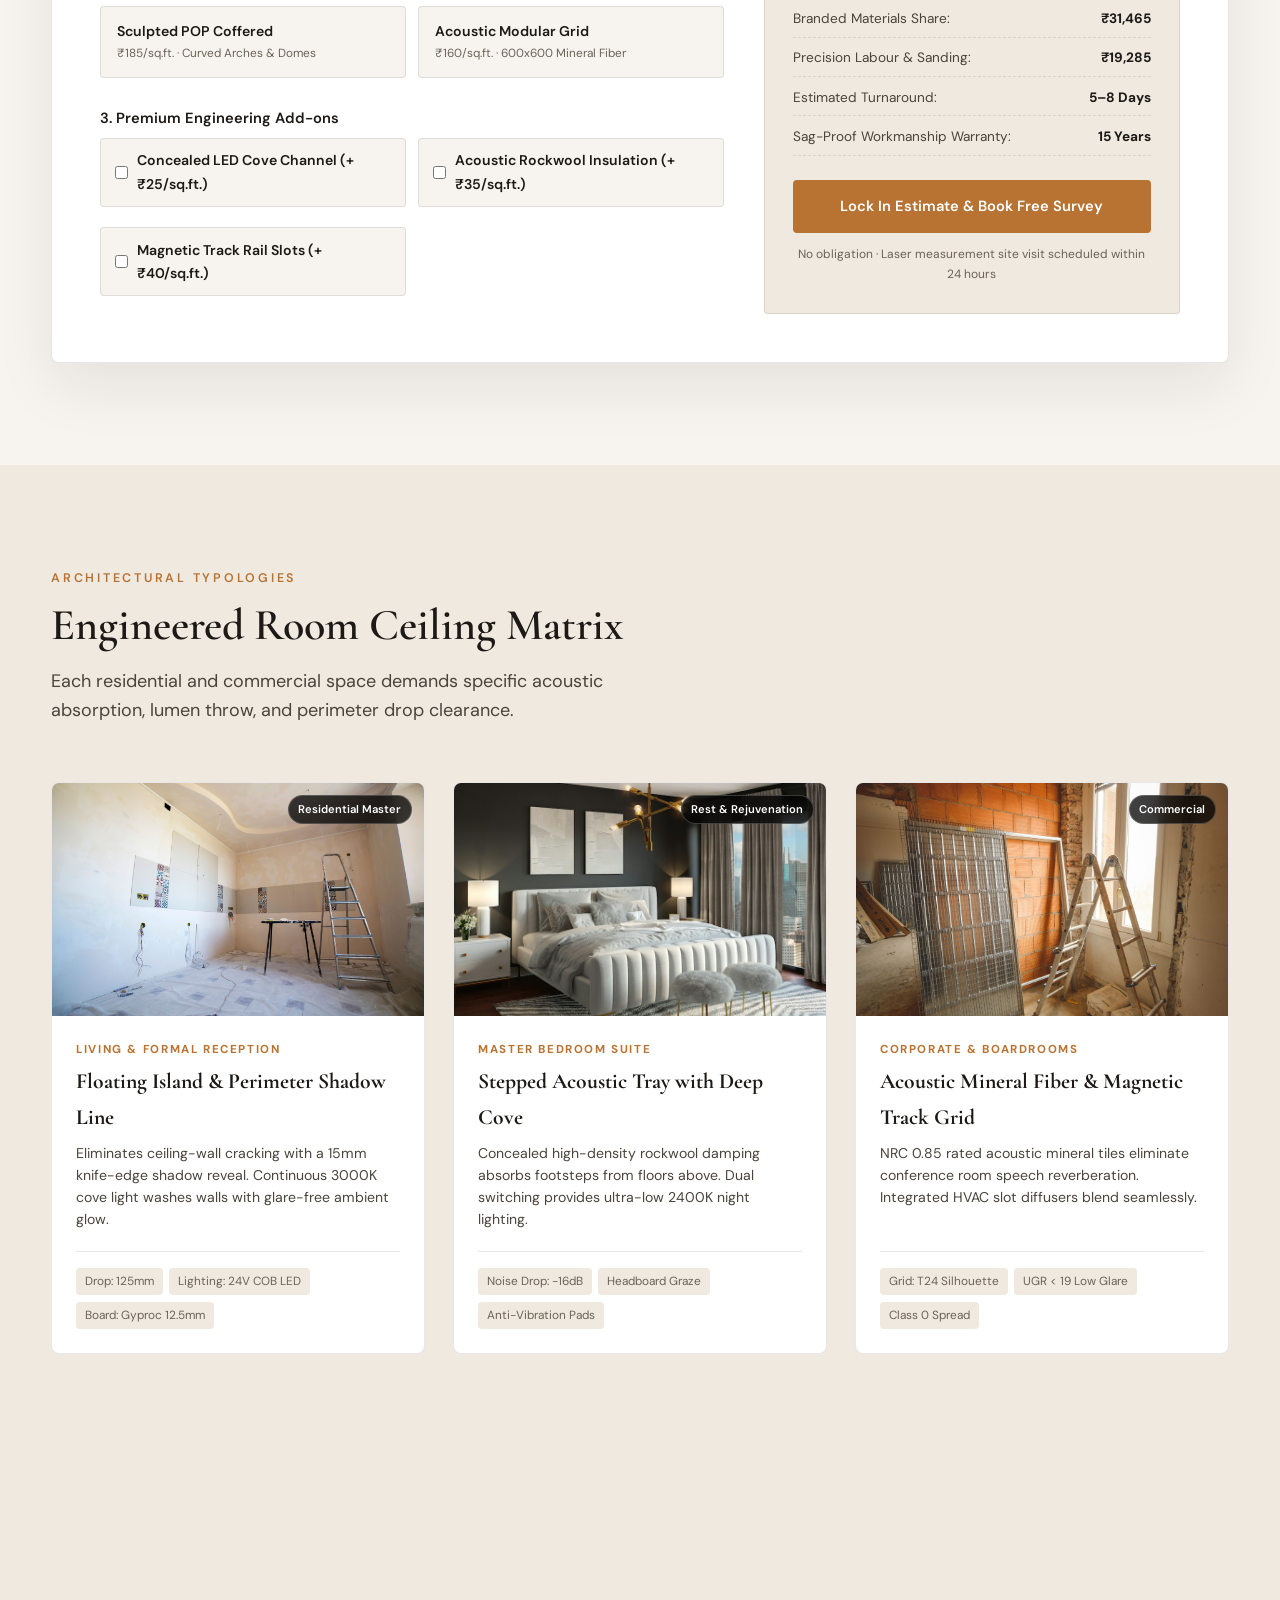
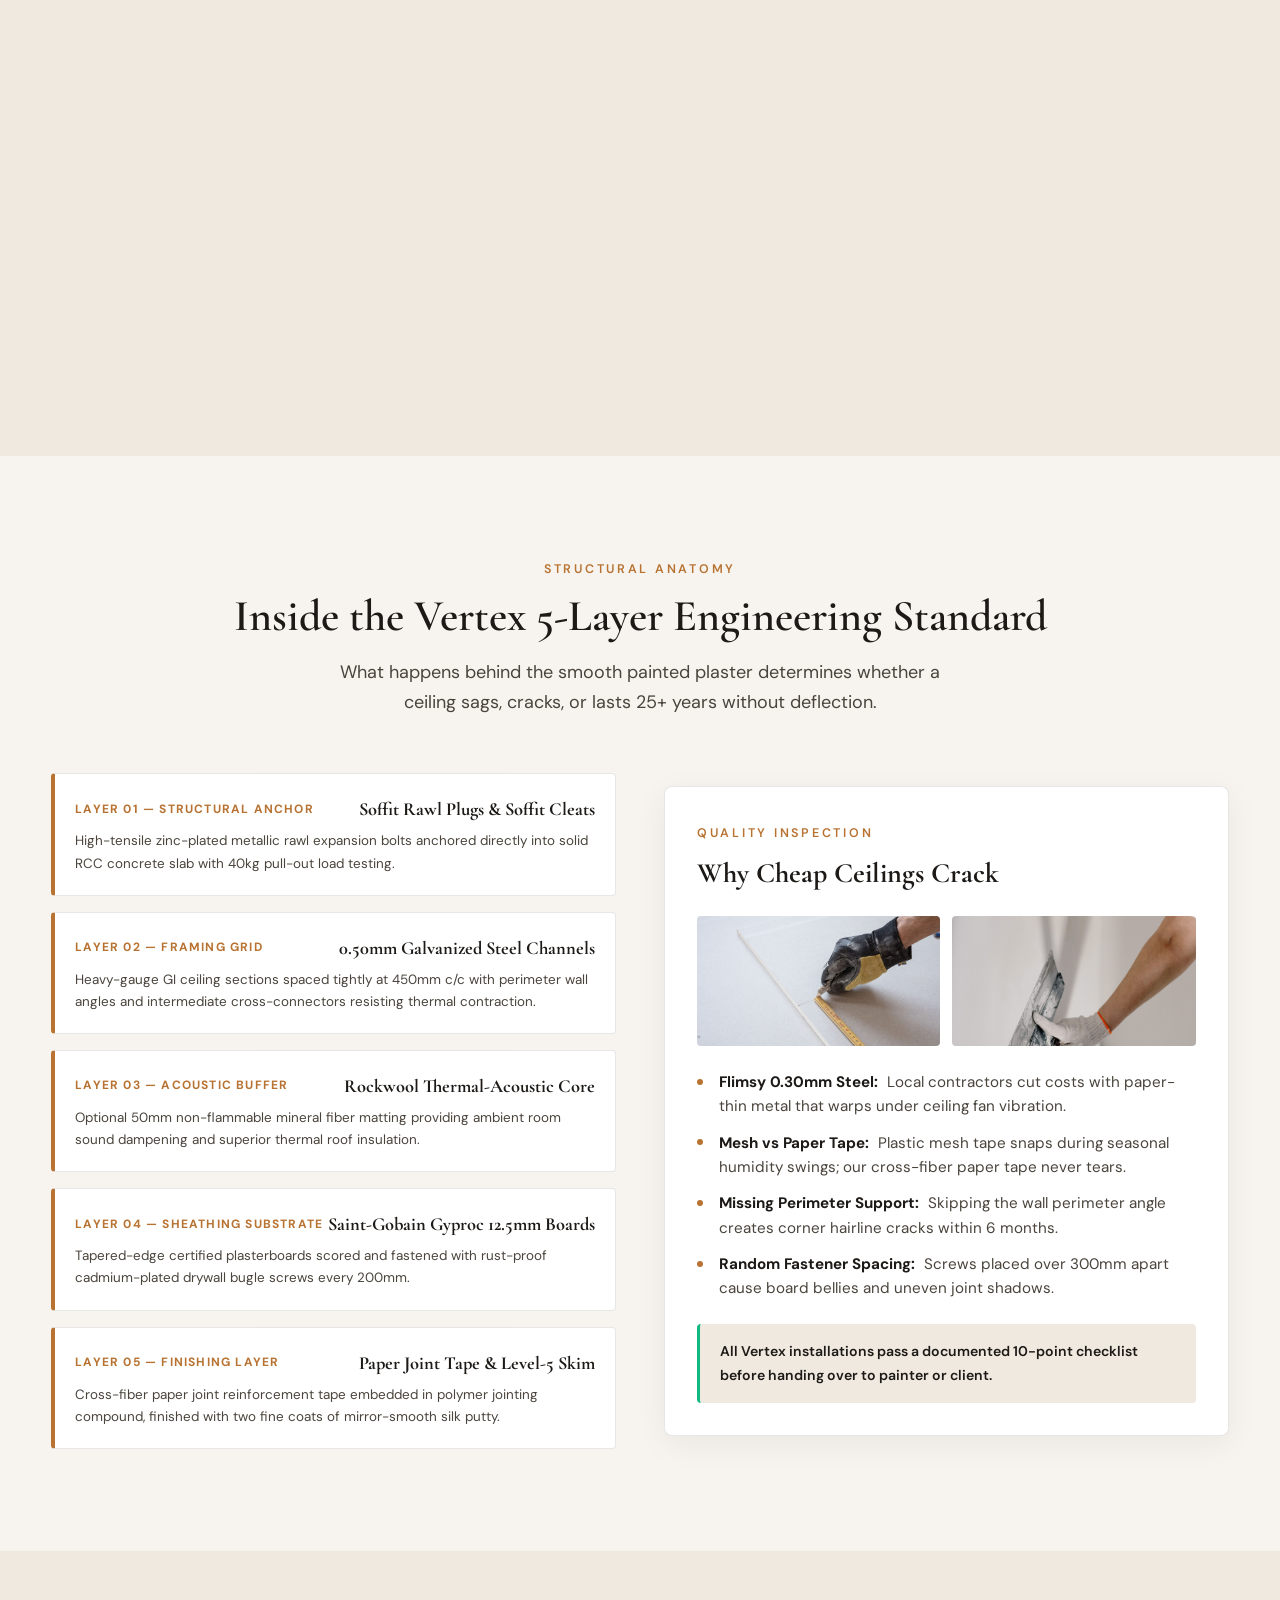
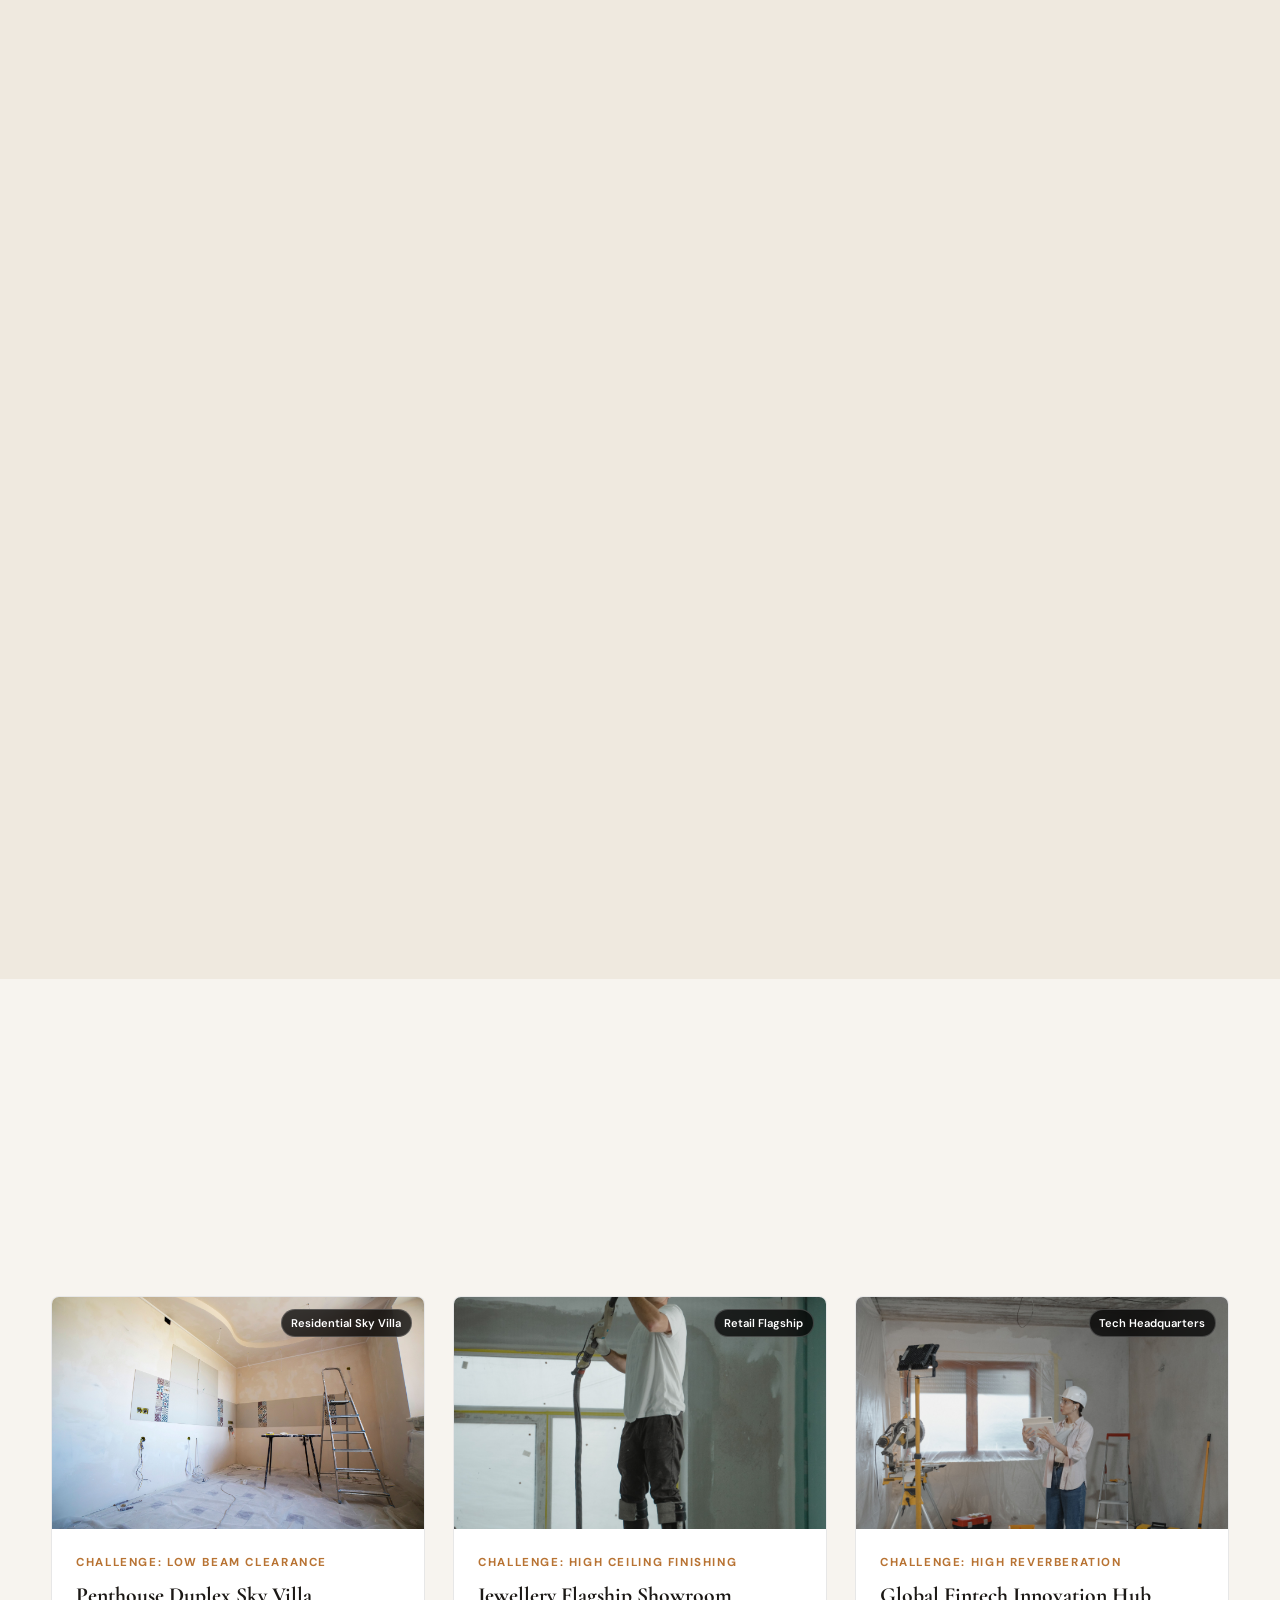
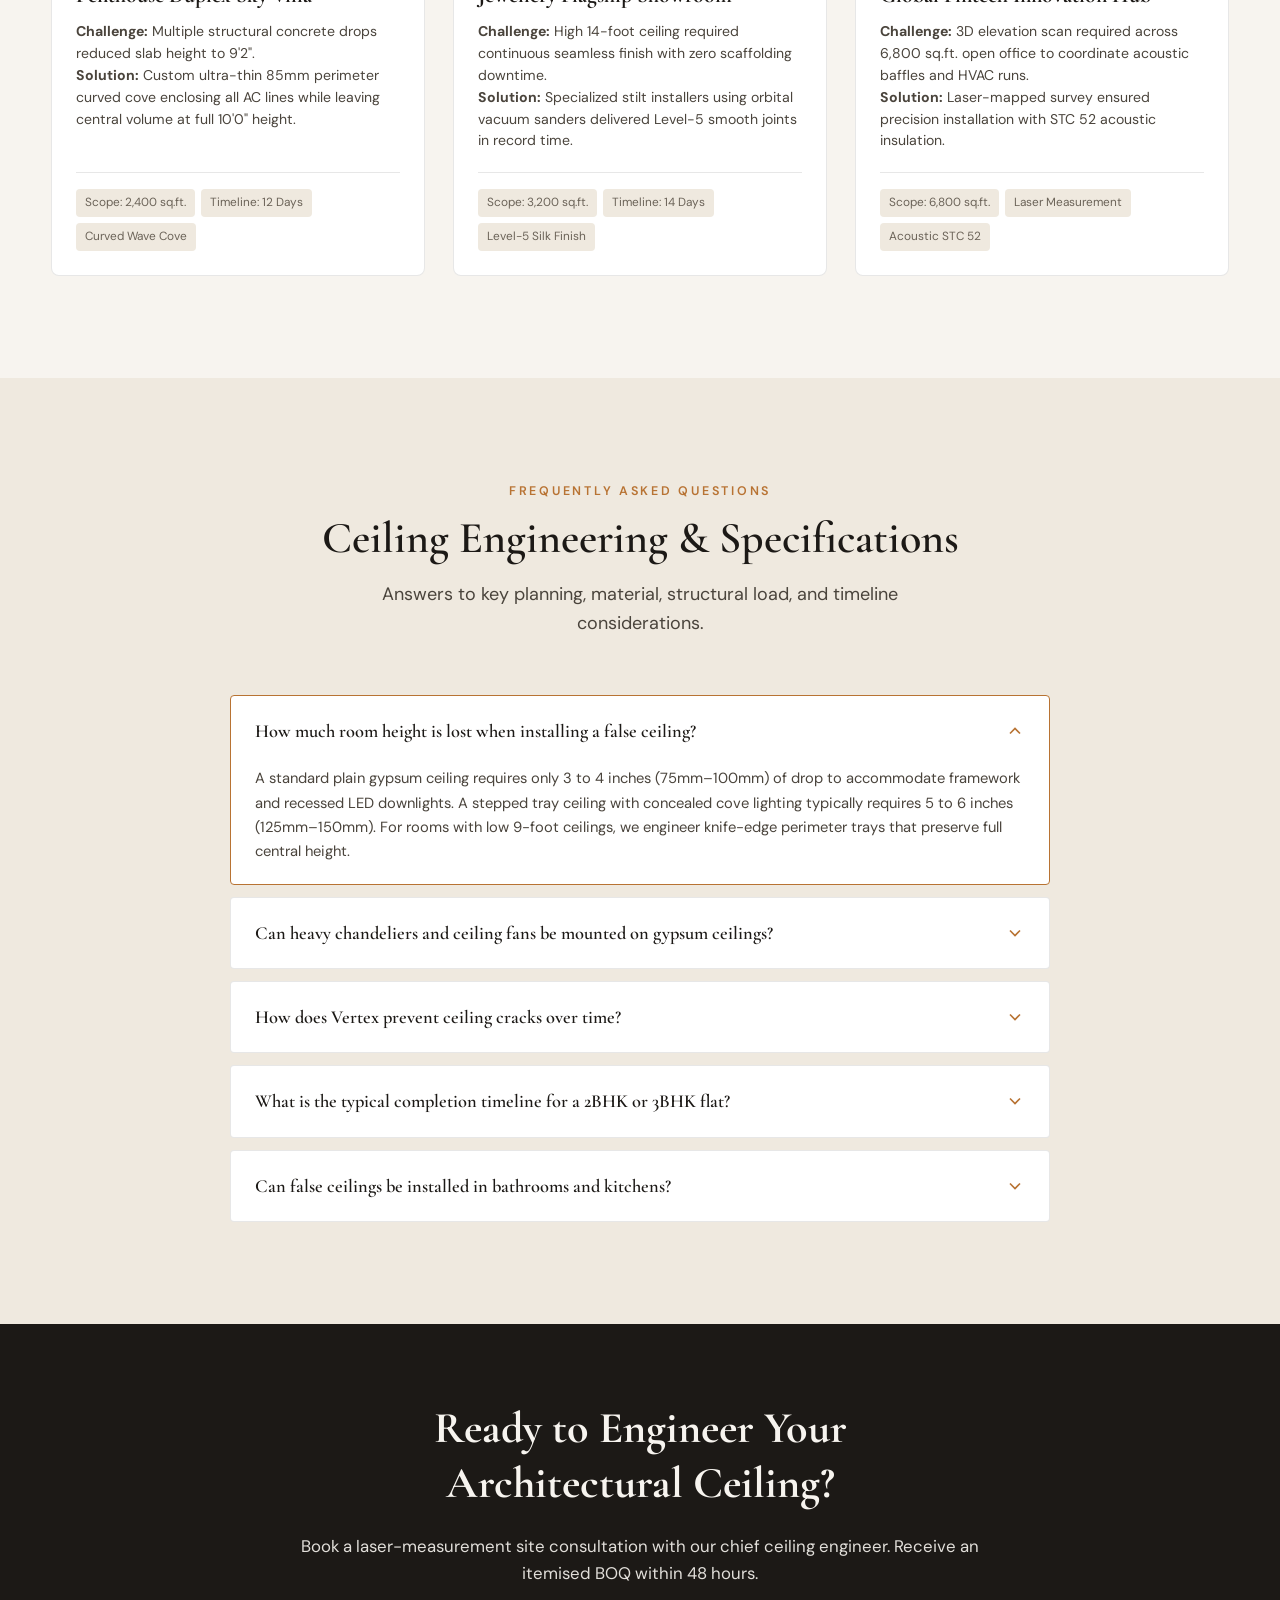
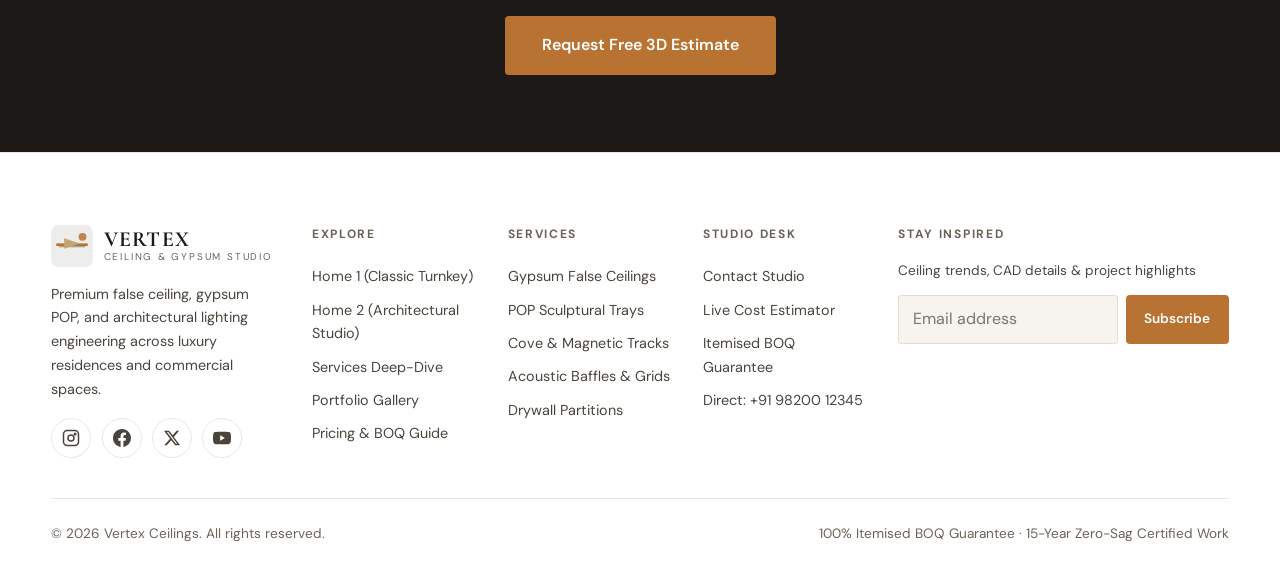
<file: index-2.html>
<!DOCTYPE html>
<html lang="en">
<head>
  <meta charset="UTF-8" />
  <meta name="viewport" content="width=device-width, initial-scale=1.0" />
  <meta name="description" content="Architectural false ceiling contractor, acoustic engineering, gypsum boards and precision lighting integration for luxury residences and commercial projects." />
  <title>Architectural False Ceilings & Gypsum Engineering | VERTEX STUDIO</title>
  <link rel="icon" href="favicon.svg" type="image/svg+xml" />
  <link rel="stylesheet" href="assets/css/style.css" />
</head>
<body class="has-topbar">
  <!-- Unique Top Announcement Micro-Bar -->
  <aside class="top-micro-bar" aria-label="Quick announcements and contact">
    <div class="top-bar-inner">
      <div class="top-bar-left">
        <span class="status-badge"><span class="status-dot"></span> Architectural Ceiling Division · Taking 2026 Sites</span>
        <span style="opacity: 0.35;">|</span>
        <span class="top-bar-item" style="display: inline-flex; align-items: center; gap: 0.35rem;">
          <svg width="13" height="13" viewBox="0 0 24 24" fill="none" stroke="currentColor" stroke-width="2"><path d="M12 2v20M17 5H9.5a3.5 3.5 0 0 0 0 7h5a3.5 3.5 0 0 1 0 7H6"/></svg>
          Laser Measurement Calibration +/- 1mm
        </span>
      </div>
      <div class="top-bar-right">
        <a href="tel:+919820012345" class="top-bar-link">
          <svg width="13" height="13" viewBox="0 0 24 24" fill="none" stroke="currentColor" stroke-width="2"><path d="M22 16.92v3a2 2 0 0 1-2.18 2 19.79 19.79 0 0 1-8.63-3.07 19.5 19.5 0 0 1-6-6 19.79 19.79 0 0 1-3.07-8.67A2 2 0 0 1 4.11 2h3a2 2 0 0 1 2 1.72 12.84 12.84 0 0 0 .7 2.81 2 2 0 0 1-.45 2.11L8.09 9.91a16 16 0 0 0 6 6l1.27-1.27a2 2 0 0 1 2.11-.45 12.84 12.84 0 0 0 2.81.7A2 2 0 0 1 22 16.92z"/></svg>
          Direct Consultation: +91 98200 12345
        </a>
        <span style="opacity: 0.35;">|</span>
        <span class="top-bar-item">Architectural Desk: 9am – 8pm</span>
      </div>
    </div>
  </aside>

  <!-- Unique Architectural Site Header -->
  <header class="site-header" role="banner">
    <div class="container nav-inner">
      <a href="index-2.html" class="logo" aria-label="Vertex Ceilings home">
        <svg viewBox="0 0 64 64" fill="none" aria-hidden="true"><rect width="64" height="64" rx="12" fill="currentColor" opacity=".08"/><path d="M8 28h48v4H8z" fill="#b87333"/><path d="M12 32h40v2H12z" fill="#8b7355" opacity=".6"/><path d="M20 20l24 8-24 8V20z" fill="#c4a574"/><circle cx="48" cy="18" r="6" fill="#b87333" opacity=".85"/></svg>
        <span class="logo-text"><span class="logo-name">VERTEX</span><span class="logo-tag">Architectural Ceilings</span></span>
      </a>

      <nav class="nav-desktop" aria-label="Primary">
        <div class="nav-dropdown">
          <button type="button" class="nav-dropdown-btn active" aria-expanded="false">
            Home
            <svg viewBox="0 0 24 24" fill="none" stroke="currentColor" stroke-width="2"><path d="M6 9l6 6 6-6"/></svg>
          </button>
          <div class="dropdown-menu">
            <a href="index.html" class="dropdown-item">
              <div>
                <div class="dropdown-item-title">Home 1 — Classic Turnkey</div>
                <div class="dropdown-item-desc">Residential Gypsum, POP Trays &amp; Interior Works</div>
              </div>
              <span class="dropdown-item-badge">Classic</span>
            </a>
            <a href="index-2.html" class="dropdown-item active">
              <div>
                <div class="dropdown-item-title">Home 2 — Architectural Studio</div>
                <div class="dropdown-item-desc">Commercial Grids, Acoustic Tech &amp; Live Estimator</div>
              </div>
              <span class="dropdown-item-badge" style="background:#2563eb;">Modern</span>
            </a>
          </div>
        </div>
        <a href="services.html">Services</a>
        <a href="gallery.html">Gallery</a>
        <a href="pricing.html">Pricing Guide</a>
        <a href="contact.html">Contact</a>
      </nav>

      <div class="nav-actions">
        <button type="button" class="icon-btn" data-theme-toggle aria-label="Toggle dark/light theme" title="Toggle Theme"><span data-theme-icon><svg viewBox="0 0 24 24" fill="none" stroke="currentColor" stroke-width="2" stroke-linecap="round" stroke-linejoin="round" width="18" height="18" aria-hidden="true"><path d="M21 12.79A9 9 0 1 1 11.21 3 7 7 0 0 0 21 12.79z"/></svg></span></button>
        <button type="button" class="icon-btn" data-rtl-toggle aria-label="Toggle RTL / LTR text direction" title="Toggle RTL / LTR"><span data-rtl-icon><svg viewBox="0 0 24 24" fill="none" stroke="currentColor" stroke-width="2" stroke-linecap="round" stroke-linejoin="round" width="18" height="18" aria-hidden="true"><path d="M4 8h16M16 4l4 4-4 4"/><path d="M20 16H4M8 12l-4 4 4 4"/></svg></span></button>
        <button type="button" class="btn btn-primary btn-sm nav-cta-desktop" data-modal-open="estimate-modal">Free 3D Estimate</button>
        <button type="button" class="hamburger" aria-label="Open menu" aria-expanded="false"><span></span><span></span><span></span></button>
      </div>
    </div>
  </header>

  <div class="mobile-drawer" aria-hidden="true">
    <div class="drawer-backdrop"></div>
    <nav class="drawer-panel" aria-label="Mobile Navigation">
      <div class="drawer-header">
        <a href="index-2.html" class="logo" aria-label="Vertex Ceilings home">
          <svg viewBox="0 0 64 64" width="32" height="32" fill="none" aria-hidden="true"><rect width="64" height="64" rx="12" fill="currentColor" opacity=".08"/><path d="M8 28h48v4H8z" fill="#b87333"/><path d="M12 32h40v2H12z" fill="#8b7355" opacity=".6"/><path d="M20 20l24 8-24 8V20z" fill="#c4a574"/><circle cx="48" cy="18" r="6" fill="#b87333" opacity=".85"/></svg>
          <span class="logo-text"><span class="logo-name" style="font-size:1.15rem;">VERTEX</span></span>
        </a>
        <button type="button" class="drawer-close-btn" aria-label="Close navigation menu">&times;</button>
      </div>

      <div class="drawer-dropdown">
        <button type="button" class="drawer-dropdown-btn active open" aria-expanded="true">
          <span>Home Selection</span>
          <svg class="drawer-chevron" viewBox="0 0 24 24" fill="none" stroke="currentColor" stroke-width="2"><path d="M6 9l6 6 6-6"/></svg>
        </button>
        <div class="drawer-dropdown-menu open">
          <a href="index.html" class="drawer-dropdown-item" data-nav>
            <span>Home 1 — Classic Turnkey</span>
            <span class="dropdown-item-badge">Classic</span>
          </a>
          <a href="index-2.html" class="drawer-dropdown-item active" data-nav>
            <span>Home 2 — Architectural Studio</span>
            <span class="dropdown-item-badge" style="background:#2563eb;">Modern</span>
          </a>
        </div>
      </div>

      <a href="services.html" class="drawer-nav-link" data-nav>Services</a>
      <a href="gallery.html" class="drawer-nav-link" data-nav>Gallery</a>
      <a href="pricing.html" class="drawer-nav-link" data-nav>Pricing Guide</a>
      <a href="contact.html" class="drawer-nav-link" data-nav>Contact</a>

      <div class="drawer-divider"></div>
      <div class="drawer-toggle-row" style="margin-bottom:0.75rem;">
        <button type="button" class="drawer-toggle-btn" data-theme-toggle aria-label="Toggle Theme">
          <span data-theme-icon></span>
          <span>Theme</span>
        </button>
        <button type="button" class="drawer-toggle-btn" data-rtl-toggle aria-label="Toggle RTL or LTR">
          <span data-rtl-icon></span>
          <span data-rtl-label>RTL</span>
        </button>
      </div>
      <button type="button" class="btn btn-primary" style="width:100%; justify-content:center; margin-bottom:0.5rem;" data-modal-open="estimate-modal">Free 3D Estimate</button>
      <a href="tel:+919820012345" class="drawer-link" style="color:var(--accent); font-weight:600; text-align:center;">📞 Call: +91 98200 12345</a>
    </nav>
  </div>

  <main>
    <!-- Architectural Split Hero Section -->
    <section class="hero-architectural">
      <div class="container hero-arch-grid">
        <div class="hero-arch-copy reveal">
          <div class="hero-pill-badge">
            <span class="status-dot"></span> Engineered False Ceiling &amp; Acoustic Systems
          </div>
          <h1 class="display-heading">Sculptural Ceilings Engineered With Structural Precision</h1>
          <p class="section-lead" style="margin: 1.25rem 0 2rem; font-size: 1.15rem;">
            From knife-edge shadow lines and continuous indirect cove runs to high-performance acoustic baffles. We deliver high-precision gypsum engineering for luxury residences, penthouses, and commercial headquarters.
          </p>
          <div class="hero-actions">
            <a href="#calculator" class="btn btn-primary">Launch Live Cost Estimator</a>
            <button type="button" class="btn btn-outline" data-modal-open="estimate-modal">Book 3D Site Survey</button>
          </div>
          <div style="display:flex; gap:1.75rem; margin-top: 2.5rem; border-top:1px solid var(--border); padding-top:1.5rem;">
            <div>
              <span style="font-family:var(--font-display); font-size:1.85rem; font-weight:700; color:var(--accent); display:block; line-height:1;">15-Yr</span>
              <span style="font-size:0.78rem; color:var(--text-muted); text-transform:uppercase; letter-spacing:0.05em;">Zero-Sag Guarantee</span>
            </div>
            <div>
              <span style="font-family:var(--font-display); font-size:1.85rem; font-weight:700; color:var(--accent); display:block; line-height:1;">+/- 1mm</span>
              <span style="font-size:0.78rem; color:var(--text-muted); text-transform:uppercase; letter-spacing:0.05em;">Laser Plane Tolerance</span>
            </div>
            <div>
              <span style="font-family:var(--font-display); font-size:1.85rem; font-weight:700; color:var(--accent); display:block; line-height:1;">STC 52</span>
              <span style="font-size:0.78rem; color:var(--text-muted); text-transform:uppercase; letter-spacing:0.05em;">Acoustic Damping</span>
            </div>
          </div>
        </div>

        <div class="hero-arch-showcase reveal">
          <div class="arch-main-card">
            <video autoplay muted loop playsinline poster="assets/IMAGE/1 (14).jpg">
              <source src="assets/V/8674538-hd_1920_1080_24fps.mp4" type="video/mp4" />
              <img src="assets/IMAGE/1 (14).jpg" alt="Luxury contemporary living room with floating multi-tier false ceiling" width="1200" height="900" fetchpriority="high" />
            </video>
            <div class="arch-floating-badge">
              <div>
                <h4>The Sky Villa Penthouse</h4>
                <p>Curved Perimeter Cove · Saint-Gobain 12.5mm MR · 3000K Warm Dim</p>
              </div>
              <span class="arch-floating-tag">1,850 Sq.Ft. Handover</span>
            </div>
          </div>
        </div>
      </div>
    </section>

    <!-- Engineering Specs Matrix Strip -->
    <section class="specs-matrix-strip" aria-label="Technical standards">
      <div class="container specs-grid">
        <div class="spec-box reveal">
          <div class="spec-icon-wrap">
            <svg width="22" height="22" viewBox="0 0 24 24" fill="none" stroke="currentColor" stroke-width="2"><path d="M12 2v20M2 12h20"/><circle cx="12" cy="12" r="10"/></svg>
          </div>
          <div>
            <h4>Laser-Calibrated Alignment</h4>
            <p>Leica 3D laser-leveled to +/- 1mm across entire soffit spans.</p>
          </div>
        </div>

        <div class="spec-box reveal">
          <div class="spec-icon-wrap">
            <svg width="22" height="22" viewBox="0 0 24 24" fill="none" stroke="currentColor" stroke-width="2"><path d="M12 22s8-4 8-10V5l-8-3-8 3v7c0 6 8 10 8 10z"/></svg>
          </div>
          <div>
            <h4>Class A Fire Resistant</h4>
            <p>BS 476 &amp; ASTM C1396 certified boards with 2-hour flame barrier.</p>
          </div>
        </div>

        <div class="spec-box reveal">
          <div class="spec-icon-wrap">
            <svg width="22" height="22" viewBox="0 0 24 24" fill="none" stroke="currentColor" stroke-width="2"><polygon points="11 5 6 9 2 9 2 15 6 15 11 19 11 5"/><path d="M19.07 4.93a10 10 0 0 1 0 14.14M15.54 8.46a5 5 0 0 1 0 7.07"/></svg>
          </div>
          <div>
            <h4>Acoustic Decibel Isolation</h4>
            <p>50kg/m³ mineral wool core reduces floor-to-ceiling transmission by 18dB.</p>
          </div>
        </div>

        <div class="spec-box reveal">
          <div class="spec-icon-wrap">
            <svg width="22" height="22" viewBox="0 0 24 24" fill="none" stroke="currentColor" stroke-width="2"><rect x="3" y="3" width="18" height="18" rx="2"/><path d="M3 9h18M9 21V9"/></svg>
          </div>
          <div>
            <h4>Concealed Service Integration</h4>
            <p>Flush magnetic traps for AC units, transformers, and valves.</p>
          </div>
        </div>
      </div>
    </section>

    <!-- UNIQUE SECTION: Interactive Live Square Foot Ceiling Cost Estimator -->
    <section class="section" id="calculator">
      <div class="container">
        <div class="section-header center reveal">
          <p class="eyebrow">Real-Time Estimation Engine</p>
          <h2 class="section-heading">Interactive Ceiling Budget Estimator</h2>
          <p class="section-lead">Adjust room dimensions, select design profiles and lighting options to instantly calculate indicative investment, timeline, and material breakdown.</p>
        </div>

        <div class="calc-card reveal" data-calculator>
          <div class="calc-grid">
            <div class="calc-controls">
              <!-- Slider for Area -->
              <div class="calc-field-group">
                <div style="display:flex; justify-content:space-between; align-items:center; margin-bottom:0.5rem;">
                  <label for="calc-area-range" style="margin:0;">1. Room Ceiling Area (Sq.Ft.)</label>
                  <span class="calc-slider-value" id="calc-area-val">350 sq.ft.</span>
                </div>
                <div class="calc-slider-wrap">
                  <span style="font-size:0.8rem; color:var(--text-muted);">100</span>
                  <input type="range" class="calc-slider" id="calc-area-range" min="100" max="2500" step="25" value="350" aria-label="Ceiling Area in Square Feet" />
                  <span style="font-size:0.8rem; color:var(--text-muted);">2500</span>
                </div>
              </div>

              <!-- Base Ceiling Style Chips -->
              <div class="calc-field-group">
                <label>2. Ceiling System &amp; Design Profile</label>
                <div class="calc-chips">
                  <button type="button" class="calc-chip-btn" data-rate="95">
                    <span class="calc-chip-title">Essential Gypsum</span>
                    <span class="calc-chip-sub">₹95/sq.ft. · Plain Level Surface</span>
                  </button>
                  <button type="button" class="calc-chip-btn active" data-rate="145">
                    <span class="calc-chip-title">Designer Step Tray &amp; Cove</span>
                    <span class="calc-chip-sub">₹145/sq.ft. · Multi-tier Perimeter</span>
                  </button>
                  <button type="button" class="calc-chip-btn" data-rate="185">
                    <span class="calc-chip-title">Sculpted POP Coffered</span>
                    <span class="calc-chip-sub">₹185/sq.ft. · Curved Arches &amp; Domes</span>
                  </button>
                  <button type="button" class="calc-chip-btn" data-rate="160">
                    <span class="calc-chip-title">Acoustic Modular Grid</span>
                    <span class="calc-chip-sub">₹160/sq.ft. · 600x600 Mineral Fiber</span>
                  </button>
                </div>
              </div>

              <!-- Optional Upgrades -->
              <div class="calc-field-group">
                <label>3. Premium Engineering Add-ons</label>
                <div style="display:grid; grid-template-columns:repeat(auto-fit, minmax(220px, 1fr)); gap:0.75rem;">
                  <label style="display:flex; align-items:center; gap:0.6rem; font-size:0.88rem; cursor:pointer; background:var(--bg-primary); padding:0.65rem 0.85rem; border:1px solid var(--border); border-radius:var(--radius);">
                    <input type="checkbox" data-addon-rate="25" style="accent-color:var(--accent);" />
                    <span>Concealed LED Cove Channel (+₹25/sq.ft.)</span>
                  </label>
                  <label style="display:flex; align-items:center; gap:0.6rem; font-size:0.88rem; cursor:pointer; background:var(--bg-primary); padding:0.65rem 0.85rem; border:1px solid var(--border); border-radius:var(--radius);">
                    <input type="checkbox" data-addon-rate="35" style="accent-color:var(--accent);" />
                    <span>Acoustic Rockwool Insulation (+₹35/sq.ft.)</span>
                  </label>
                  <label style="display:flex; align-items:center; gap:0.6rem; font-size:0.88rem; cursor:pointer; background:var(--bg-primary); padding:0.65rem 0.85rem; border:1px solid var(--border); border-radius:var(--radius);">
                    <input type="checkbox" data-addon-rate="40" style="accent-color:var(--accent);" />
                    <span>Magnetic Track Rail Slots (+₹40/sq.ft.)</span>
                  </label>
                </div>
              </div>
            </div>

            <!-- Computed Summary Card -->
            <div class="calc-summary-panel">
              <div>
                <span class="eyebrow" style="margin-bottom:0.25rem; display:block;">Estimated Project Investment</span>
                <div class="calc-result-number" id="calc-total-price">₹50,750</div>
                <p style="font-size:0.82rem; color:var(--text-muted); margin-bottom:1.5rem;">
                  Includes Saint-Gobain Gyproc boards, 0.50mm galvanized GI framing, Level-5 putty sanding, and installation labour.
                </p>

                <div class="calc-breakdown-list">
                  <div class="calc-breakdown-row">
                    <span>Branded Materials Share:</span>
                    <strong id="calc-mat-val">₹31,465</strong>
                  </div>
                  <div class="calc-breakdown-row">
                    <span>Precision Labour &amp; Sanding:</span>
                    <strong id="calc-lab-val">₹19,285</strong>
                  </div>
                  <div class="calc-breakdown-row">
                    <span>Estimated Turnaround:</span>
                    <strong id="calc-time-val">5–8 Days</strong>
                  </div>
                  <div class="calc-breakdown-row">
                    <span>Sag-Proof Workmanship Warranty:</span>
                    <strong>15 Years</strong>
                  </div>
                </div>
              </div>

              <div>
                <button type="button" class="btn btn-primary" style="width:100%;" data-modal-open="estimate-modal">Lock In Estimate &amp; Book Free Survey</button>
                <p style="text-align:center; font-size:0.75rem; color:var(--text-muted); margin-top:0.75rem;">
                  No obligation · Laser measurement site visit scheduled within 24 hours
                </p>
              </div>
            </div>
          </div>
        </div>
      </div>
    </section>

    <!-- UNIQUE SECTION: Architectural Room Ceiling Matrix -->
    <section class="section" style="background: var(--bg-secondary);">
      <div class="container">
        <div class="section-header reveal">
          <p class="eyebrow">Architectural Typologies</p>
          <h2 class="section-heading">Engineered Room Ceiling Matrix</h2>
          <p class="section-lead">Each residential and commercial space demands specific acoustic absorption, lumen throw, and perimeter drop clearance.</p>
        </div>

        <div class="matrix-grid">
          <!-- Card 1 -->
          <article class="matrix-card reveal">
            <div class="matrix-media">
              <img src="assets/IMAGE/1 (14).jpg" alt="Double height living room with floating geometric false ceiling" loading="lazy" width="800" height="520" />
              <span class="matrix-badge">Residential Master</span>
            </div>
            <div class="matrix-body">
              <span class="matrix-room-tag">Living &amp; Formal Reception</span>
              <h3>Floating Island &amp; Perimeter Shadow Line</h3>
              <p>Eliminates ceiling-wall cracking with a 15mm knife-edge shadow reveal. Continuous 3000K cove light washes walls with glare-free ambient glow.</p>
              <div class="matrix-meta-pills">
                <span class="meta-pill">Drop: 125mm</span>
                <span class="meta-pill">Lighting: 24V COB LED</span>
                <span class="meta-pill">Board: Gyproc 12.5mm</span>
              </div>
            </div>
          </article>

          <!-- Card 2 -->
          <article class="matrix-card reveal">
            <div class="matrix-media">
              <img src="assets/IMAGE/bedroom-ceiling.jpg" alt="Master bedroom with stepped acoustic false ceiling and soft warm cove illumination" loading="lazy" width="800" height="520" />
              <span class="matrix-badge">Rest &amp; Rejuvenation</span>
            </div>
            <div class="matrix-body">
              <span class="matrix-room-tag">Master Bedroom Suite</span>
              <h3>Stepped Acoustic Tray with Deep Cove</h3>
              <p>Concealed high-density rockwool damping absorbs footsteps from floors above. Dual switching provides ultra-low 2400K night lighting.</p>
              <div class="matrix-meta-pills">
                <span class="meta-pill">Noise Drop: -16dB</span>
                <span class="meta-pill">Headboard Graze</span>
                <span class="meta-pill">Anti-Vibration Pads</span>
              </div>
            </div>
          </article>

          <!-- Card 3 -->
          <article class="matrix-card reveal">
            <div class="matrix-media">
              <img src="assets/IMAGE/1 (19).jpg" alt="Modern corporate office with acoustic baffle ceiling" loading="lazy" width="800" height="520" />
              <span class="matrix-badge">Commercial</span>
            </div>
            <div class="matrix-body">
              <span class="matrix-room-tag">Corporate &amp; Boardrooms</span>
              <h3>Acoustic Mineral Fiber &amp; Magnetic Track Grid</h3>
              <p>NRC 0.85 rated acoustic mineral tiles eliminate conference room speech reverberation. Integrated HVAC slot diffusers blend seamlessly.</p>
              <div class="matrix-meta-pills">
                <span class="meta-pill">Grid: T24 Silhouette</span>
                <span class="meta-pill">UGR &lt; 19 Low Glare</span>
                <span class="meta-pill">Class 0 Spread</span>
              </div>
            </div>
          </article>

          <!-- Card 4 -->
          <article class="matrix-card reveal">
            <div class="matrix-media">
              <img src="assets/IMAGE/1 (31).jpg" alt="Dining room with centered coffered false ceiling" loading="lazy" width="800" height="520" />
              <span class="matrix-badge">Dining Pavilion</span>
            </div>
            <div class="matrix-body">
              <span class="matrix-room-tag">Dining &amp; Banquet</span>
              <h3>Sculpted Geometric Coffer &amp; Chandelier Base</h3>
              <p>Reinforced double-layered timber backing engineered to safely support 35kg heavy crystal chandeliers without any slab strain.</p>
              <div class="matrix-meta-pills">
                <span class="meta-pill">Load Rating: 35kg</span>
                <span class="meta-pill">Diamond Geometry</span>
                <span class="meta-pill">Hand-Finished POP</span>
              </div>
            </div>
          </article>

          <!-- Card 5 -->
          <article class="matrix-card reveal">
            <div class="matrix-media">
              <img src="assets/IMAGE/1 (5).jpg" alt="Kitchen with moisture resistant ceiling and wood inlays" loading="lazy" width="800" height="520" />
              <span class="matrix-badge">Wet &amp; Utility</span>
            </div>
            <div class="matrix-body">
              <span class="matrix-room-tag">Kitchens &amp; Spa Bathrooms</span>
              <h3>Moisture-Shield Board &amp; Magnetic Access</h3>
              <p>Green core water-repellent gypsum impregnated with anti-fungal silicone additives. Prevents steam condensation, mildew, and peeling paint.</p>
              <div class="matrix-meta-pills">
                <span class="meta-pill">Gyproc MR Board</span>
                <span class="meta-pill">100% Humidity Shield</span>
                <span class="meta-pill">Flush AC Hatches</span>
              </div>
            </div>
          </article>

          <!-- Card 6 -->
          <article class="matrix-card reveal">
            <div class="matrix-media">
              <img src="assets/IMAGE/1 (24).jpg" alt="Long corridor with linear architectural ceiling lighting" loading="lazy" width="800" height="520" />
              <span class="matrix-badge">Circulation Corridor</span>
            </div>
            <div class="matrix-body">
              <span class="matrix-room-tag">Passages &amp; Galleries</span>
              <h3>Linear Flush Axis &amp; Asymmetric Cove</h3>
              <p>Transforms narrow hallway proportions into expansive architectural galleries using asymmetrical single-sided cove light wash.</p>
              <div class="matrix-meta-pills">
                <span class="meta-pill">Full Run: Up to 60ft</span>
                <span class="meta-pill">Zero Joint Cracks</span>
                <span class="meta-pill">Uniform Lux 250</span>
              </div>
            </div>
          </article>
        </div>
      </div>
    </section>

    <!-- UNIQUE SECTION: Cross-Section Anatomy (5-Layer Engineering Standard) -->
    <section class="section">
      <div class="container">
        <div class="section-header center reveal">
          <p class="eyebrow">Structural Anatomy</p>
          <h2 class="section-heading">Inside the Vertex 5-Layer Engineering Standard</h2>
          <p class="section-lead">What happens behind the smooth painted plaster determines whether a ceiling sags, cracks, or lasts 25+ years without deflection.</p>
        </div>

        <div class="anatomy-container reveal">
          <div class="anatomy-layers">
            <div class="anatomy-layer">
              <div class="layer-header">
                <span class="layer-num">Layer 01 — Structural Anchor</span>
                <span class="layer-title">Soffit Rawl Plugs &amp; Soffit Cleats</span>
              </div>
              <p class="layer-spec">High-tensile zinc-plated metallic rawl expansion bolts anchored directly into solid RCC concrete slab with 40kg pull-out load testing.</p>
            </div>

            <div class="anatomy-layer">
              <div class="layer-header">
                <span class="layer-num">Layer 02 — Framing Grid</span>
                <span class="layer-title">0.50mm Galvanized Steel Channels</span>
              </div>
              <p class="layer-spec">Heavy-gauge GI ceiling sections spaced tightly at 450mm c/c with perimeter wall angles and intermediate cross-connectors resisting thermal contraction.</p>
            </div>

            <div class="anatomy-layer">
              <div class="layer-header">
                <span class="layer-num">Layer 03 — Acoustic Buffer</span>
                <span class="layer-title">Rockwool Thermal-Acoustic Core</span>
              </div>
              <p class="layer-spec">Optional 50mm non-flammable mineral fiber matting providing ambient room sound dampening and superior thermal roof insulation.</p>
            </div>

            <div class="anatomy-layer">
              <div class="layer-header">
                <span class="layer-num">Layer 04 — Sheathing Substrate</span>
                <span class="layer-title">Saint-Gobain Gyproc 12.5mm Boards</span>
              </div>
              <p class="layer-spec">Tapered-edge certified plasterboards scored and fastened with rust-proof cadmium-plated drywall bugle screws every 200mm.</p>
            </div>

            <div class="anatomy-layer">
              <div class="layer-header">
                <span class="layer-num">Layer 05 — Finishing Layer</span>
                <span class="layer-title">Paper Joint Tape &amp; Level-5 Skim</span>
              </div>
              <p class="layer-spec">Cross-fiber paper joint reinforcement tape embedded in polymer jointing compound, finished with two fine coats of mirror-smooth silk putty.</p>
            </div>
          </div>

          <div style="background:var(--bg-elevated); border:1px solid var(--border); border-radius:var(--radius-lg); padding:2rem; box-shadow:var(--shadow-soft);">
            <div style="margin-bottom:1.25rem;">
              <span class="eyebrow" style="color:var(--accent);">Quality Inspection</span>
              <h3 style="font-family:var(--font-display); font-size:1.75rem; margin-top:0.25rem;">Why Cheap Ceilings Crack</h3>
            </div>
            <div style="display:grid; grid-template-columns:1fr 1fr; gap:0.75rem; margin-bottom:1.5rem;">
              <img src="assets/IMAGE/1 (21).jpg" alt="Craftsman scoring and cutting 12.5mm gypsum plasterboard with precision ruler" style="border-radius:var(--radius); width:100%; height:130px; object-fit:cover;" />
              <img src="assets/IMAGE/1 (27).jpg" alt="Drywall installer applying joint tape and compound with wide taping trowel" style="border-radius:var(--radius); width:100%; height:130px; object-fit:cover;" />
            </div>
            <ul class="about-list" style="margin-bottom:1.5rem;">
              <li><strong>Flimsy 0.30mm Steel:</strong> Local contractors cut costs with paper-thin metal that warps under ceiling fan vibration.</li>
              <li><strong>Mesh vs Paper Tape:</strong> Plastic mesh tape snaps during seasonal humidity swings; our cross-fiber paper tape never tears.</li>
              <li><strong>Missing Perimeter Support:</strong> Skipping the wall perimeter angle creates corner hairline cracks within 6 months.</li>
              <li><strong>Random Fastener Spacing:</strong> Screws placed over 300mm apart cause board bellies and uneven joint shadows.</li>
            </ul>
            <div style="background:var(--bg-secondary); border-radius:var(--radius); padding:1rem 1.25rem; border-left:3px solid #10b981;">
              <p style="font-size:0.88rem; color:var(--text-primary); font-weight:600;">
                All Vertex installations pass a documented 10-point checklist before handing over to painter or client.
              </p>
            </div>
          </div>
        </div>
      </div>
    </section>

    <!-- UNIQUE SECTION: 10-Point Quality Guarantee Checklist -->
    <section class="section" style="background: var(--bg-secondary);">
      <div class="container">
        <div class="section-header center reveal">
          <p class="eyebrow">Zero Defect Protocol</p>
          <h2 class="section-heading">The Vertex 10-Point Site Guarantee</h2>
          <p class="section-lead">Every installation adheres to rigorous commercial construction codes verified by our dedicated site supervisor.</p>
        </div>

        <div class="checklist-grid reveal">
          <div class="check-item">
            <div class="check-icon">✓</div>
            <div>
              <h4>Laser Elevation Calibration</h4>
              <p>Perimeter levels verified with 360-degree green laser line to ensure zero visual slope.</p>
            </div>
          </div>

          <div class="check-item">
            <div class="check-icon">✓</div>
            <div>
              <h4>450mm Maximum Channel Spacing</h4>
              <p>Exceeding manufacturer standards for maximum rigidity against air conditioning draft.</p>
            </div>
          </div>

          <div class="check-item">
            <div class="check-icon">✓</div>
            <div>
              <h4>Concealed Fan Clamps &amp; Chandelier Ties</h4>
              <p>Independent 12mm threaded rod supports tied directly to RCC slab — never anchored to gypsum.</p>
            </div>
          </div>

          <div class="check-item">
            <div class="check-icon">✓</div>
            <div>
              <h4>Fire-Retardant Conduit Wrapping</h4>
              <p>All internal ceiling electrical wiring encased in ISI certified rigid PVC conduits with pull wires.</p>
            </div>
          </div>

          <div class="check-item">
            <div class="check-icon">✓</div>
            <div>
              <h4>Anti-Crack Staggered Board Joints</h4>
              <p>Transverse board joints staggered by a minimum of 400mm to eliminate continuous fracture lines.</p>
            </div>
          </div>

          <div class="check-item">
            <div class="check-icon">✓</div>
            <div>
              <h4>Curved Cove Light Diffusers</h4>
              <p>Specially radiused gypsum cove upstands with matte light reflection to eliminate LED spot glare.</p>
            </div>
          </div>

          <div class="check-item">
            <div class="check-icon">✓</div>
            <div>
              <h4>Moisture Barrier Coating on Slabs</h4>
              <p>Soffits checked for dampness with electronic pin probe before boxing in framework.</p>
            </div>
          </div>

          <div class="check-item">
            <div class="check-icon">✓</div>
            <div>
              <h4>Magnetic Access Hatches</h4>
              <p>Invisible flush trapdoors providing instant access to concealed AC drain pans and LED drivers.</p>
            </div>
          </div>

          <div class="check-item">
            <div class="check-icon">✓</div>
            <div>
              <h4>Level-5 Plaster Silk Sanding</h4>
              <p>Triple skimmed with orbital vacuum sanders, leaving zero gouges, ripples, or tool marks.</p>
            </div>
          </div>

          <div class="check-item">
            <div class="check-icon">✓</div>
            <div>
              <h4>15-Year Sag-Proof Certificate</h4>
              <p>Formal signed warranty protecting against joint cracking, sagging, and fastener popping.</p>
            </div>
          </div>
        </div>
      </div>
    </section>

    <!-- UNIQUE SECTION: Architectural & Commercial Case Studies -->
    <section class="section">
      <div class="container">
        <div class="section-header reveal">
          <p class="eyebrow">Project Case Studies</p>
          <h2 class="section-heading">Engineered Deliveries in Action</h2>
          <p class="section-lead">Explore how our engineering team overcame structural challenges to execute bespoke ceiling geometry.</p>
        </div>

        <div class="matrix-grid">
          <article class="matrix-card reveal">
            <div class="matrix-media">
              <img src="assets/IMAGE/1 (14).jpg" alt="Curved organic gypsum false ceiling with electrical wiring drops during turnkey renovation" loading="lazy" />
              <span class="matrix-badge">Residential Sky Villa</span>
            </div>
            <div class="matrix-body">
              <span class="matrix-room-tag">Challenge: Low Beam Clearance</span>
              <h3>Penthouse Duplex Sky Villa</h3>
              <p><strong>Challenge:</strong> Multiple structural concrete drops reduced slab height to 9'2".<br /><strong>Solution:</strong> Custom ultra-thin 85mm perimeter curved cove enclosing all AC lines while leaving central volume at full 10'0" height.</p>
              <div class="matrix-meta-pills">
                <span class="meta-pill">Scope: 2,400 sq.ft.</span>
                <span class="meta-pill">Timeline: 12 Days</span>
                <span class="meta-pill">Curved Wave Cove</span>
              </div>
            </div>
          </article>

          <article class="matrix-card reveal">
            <div class="matrix-media">
              <img src="assets/IMAGE/1 (7).jpg" alt="Craftsman on drywall stilts sanding high ceiling false ceiling with rotary vacuum sander" loading="lazy" />
              <span class="matrix-badge">Retail Flagship</span>
            </div>
            <div class="matrix-body">
              <span class="matrix-room-tag">Challenge: High Ceiling Finishing</span>
              <h3>Jewellery Flagship Showroom</h3>
              <p><strong>Challenge:</strong> High 14-foot ceiling required continuous seamless finish with zero scaffolding downtime.<br /><strong>Solution:</strong> Specialized stilt installers using orbital vacuum sanders delivered Level-5 smooth joints in record time.</p>
              <div class="matrix-meta-pills">
                <span class="meta-pill">Scope: 3,200 sq.ft.</span>
                <span class="meta-pill">Timeline: 14 Days</span>
                <span class="meta-pill">Level-5 Silk Finish</span>
              </div>
            </div>
          </article>

          <article class="matrix-card reveal card-center-1024">
            <div class="matrix-media">
              <img src="assets/IMAGE/1 (13).jpg" alt="Female site engineer in hard hat with digital tablet and laser tripod inspecting ceiling site" loading="lazy" />
              <span class="matrix-badge">Tech Headquarters</span>
            </div>
            <div class="matrix-body">
              <span class="matrix-room-tag">Challenge: High Reverberation</span>
              <h3>Global Fintech Innovation Hub</h3>
              <p><strong>Challenge:</strong> 3D elevation scan required across 6,800 sq.ft. open office to coordinate acoustic baffles and HVAC runs.<br /><strong>Solution:</strong> Laser-mapped survey ensured precision installation with STC 52 acoustic insulation.</p>
              <div class="matrix-meta-pills">
                <span class="meta-pill">Scope: 6,800 sq.ft.</span>
                <span class="meta-pill">Laser Measurement</span>
                <span class="meta-pill">Acoustic STC 52</span>
              </div>
            </div>
          </article>
        </div>
      </div>
    </section>

    <!-- UNIQUE SECTION: Architectural FAQ Accordion -->
    <section class="section" style="background: var(--bg-secondary);">
      <div class="container">
        <div class="section-header center reveal">
          <p class="eyebrow">Frequently Asked Questions</p>
          <h2 class="section-heading">Ceiling Engineering &amp; Specifications</h2>
          <p class="section-lead">Answers to key planning, material, structural load, and timeline considerations.</p>
        </div>

        <div class="faq-accordion reveal">
          <div class="faq-item active">
            <button type="button" class="faq-question">
              <span>How much room height is lost when installing a false ceiling?</span>
              <svg class="faq-icon" viewBox="0 0 24 24" fill="none" stroke="currentColor" stroke-width="2"><path d="M6 9l6 6 6-6"/></svg>
            </button>
            <div class="faq-answer">
              A standard plain gypsum ceiling requires only 3 to 4 inches (75mm–100mm) of drop to accommodate framework and recessed LED downlights. A stepped tray ceiling with concealed cove lighting typically requires 5 to 6 inches (125mm–150mm). For rooms with low 9-foot ceilings, we engineer knife-edge perimeter trays that preserve full central height.
            </div>
          </div>

          <div class="faq-item">
            <button type="button" class="faq-question">
              <span>Can heavy chandeliers and ceiling fans be mounted on gypsum ceilings?</span>
              <svg class="faq-icon" viewBox="0 0 24 24" fill="none" stroke="currentColor" stroke-width="2"><path d="M6 9l6 6 6-6"/></svg>
            </button>
            <div class="faq-answer">
              Yes, absolutely. We never hang fans or heavy chandeliers directly from the gypsum board itself. Instead, our team installs heavy-duty galvanized structural anchor brackets and threaded rods anchored directly into the structural concrete RCC slab above. This allows safe mounting of chandeliers weighing up to 50kg with zero stress on the false ceiling.
            </div>
          </div>

          <div class="faq-item">
            <button type="button" class="faq-question">
              <span>How does Vertex prevent ceiling cracks over time?</span>
              <svg class="faq-icon" viewBox="0 0 24 24" fill="none" stroke="currentColor" stroke-width="2"><path d="M6 9l6 6 6-6"/></svg>
            </button>
            <div class="faq-answer">
              We exclusively use 0.50mm BMT zinc-galvanized framing (not flimsy 0.30mm steel), staggered board installation, cross-fiber paper tape (never plastic mesh which stretches and tears), and flexible polymer joint compounds. Furthermore, we provide a 15-year sag-proof and crack-free workmanship certificate.
            </div>
          </div>

          <div class="faq-item">
            <button type="button" class="faq-question">
              <span>What is the typical completion timeline for a 2BHK or 3BHK flat?</span>
              <svg class="faq-icon" viewBox="0 0 24 24" fill="none" stroke="currentColor" stroke-width="2"><path d="M6 9l6 6 6-6"/></svg>
            </button>
            <div class="faq-answer">
              For a 2BHK flat (approx. 650 sq.ft. of ceiling area), framing, boarding, electrical conduits, and jointing are completed in 5 to 7 working days. A 3BHK flat (approx. 1,000–1,200 sq.ft.) takes approximately 8 to 11 working days. Because we use dry gypsum construction rather than wet plaster, painting can proceed almost immediately without long curing delays.
            </div>
          </div>

          <div class="faq-item">
            <button type="button" class="faq-question">
              <span>Can false ceilings be installed in bathrooms and kitchens?</span>
              <svg class="faq-icon" viewBox="0 0 24 24" fill="none" stroke="currentColor" stroke-width="2"><path d="M6 9l6 6 6-6"/></svg>
            </button>
            <div class="faq-answer">
              Yes. For wet areas, kitchens, and balconies, we install Saint-Gobain Gyproc Moisture-Resistant (MR) green boards, calcium silicate boards, or PVC/aluminum baffle strips. These boards feature special silicone-additive cores that resist 99% relative humidity without water absorption, swelling, or mold growth.
            </div>
          </div>
        </div>
      </div>
    </section>

    <!-- Consultation / Booking Callout -->
    <section class="cta-band">
      <div class="container cta-band-inner reveal">
        <h2>Ready to Engineer Your Architectural Ceiling?</h2>
        <p>Book a laser-measurement site consultation with our chief ceiling engineer. Receive an itemised BOQ within 48 hours.</p>
        <button type="button" class="btn btn-primary" data-modal-open="estimate-modal">Request Free 3D Estimate</button>
      </div>
    </section>
  </main>

  <!-- Site Footer -->
  <footer class="site-footer">
    <div class="container footer-grid">
      <div class="footer-brand">
        <a href="index.html" class="logo" aria-label="Vertex Ceilings home">
          <svg viewBox="0 0 64 64" width="40" height="40" fill="none" aria-hidden="true"><rect width="64" height="64" rx="12" fill="currentColor" opacity=".08"/><path d="M8 28h48v4H8z" fill="#b87333"/><path d="M12 32h40v2H12z" fill="#8b7355" opacity=".6"/><path d="M20 20l24 8-24 8V20z" fill="#c4a574"/><circle cx="48" cy="18" r="6" fill="#b87333" opacity=".85"/></svg>
          <span class="logo-text"><span class="logo-name">VERTEX</span><span class="logo-tag">Ceiling &amp; Gypsum Studio</span></span>
        </a>
        <p>Premium false ceiling, gypsum POP, and architectural lighting engineering across luxury residences and commercial spaces.</p>
        <div class="social-row">
          <a href="#" class="social-link" aria-label="Instagram"><svg width="18" height="18" viewBox="0 0 24 24" fill="none" stroke="currentColor" stroke-width="2"><rect x="2" y="2" width="20" height="20" rx="5"/><circle cx="12" cy="12" r="4"/><circle cx="17.5" cy="6.5" r="1" fill="currentColor"/></svg></a>
          <a href="#" class="social-link" aria-label="Facebook"><svg width="18" height="18" viewBox="0 0 24 24" fill="currentColor"><path d="M24 12.073c0-6.627-5.373-12-12-12s-12 5.373-12 12c0 5.99 4.388 10.954 10.125 11.854v-8.385H7.078v-3.47h3.047V9.43c0-3.007 1.792-4.669 4.533-4.669 1.312 0 2.686.235 2.686.235v2.953H15.83c-1.491 0-1.956.925-1.956 1.874v2.25h3.328l-.532 3.47h-2.796v8.385C19.612 23.027 24 18.062 24 12.073z"/></svg></a>
          <a href="#" class="social-link" aria-label="X"><svg width="18" height="18" viewBox="0 0 24 24" fill="currentColor"><path d="M18.244 2.25h3.308l-7.227 8.26 8.502 11.24H16.17l-5.214-6.817L4.99 21.75H1.68l7.73-8.835L1.254 2.25H8.08l4.713 6.231zm-1.161 17.52h1.833L7.084 4.126H5.117z"/></svg></a>
          <a href="#" class="social-link" aria-label="YouTube"><svg width="18" height="18" viewBox="0 0 24 24" fill="currentColor"><path d="M23.498 6.186a3.016 3.016 0 0 0-2.122-2.136C19.505 3.545 12 3.545 12 3.545s-7.505 0-9.377.505A3.017 3.017 0 0 0 .502 6.186C0 8.07 0 12 0 12s0 3.93.502 5.814a3.016 3.016 0 0 0 2.122 2.136c1.871.505 9.376.505 9.376.505s7.505 0 9.377-.505a3.015 3.015 0 0 0 2.122-2.136C24 15.93 24 12 24 12s0-3.93-.502-5.814zM9.545 15.568V8.432L15.818 12l-6.273 3.568z"/></svg></a>
        </div>
      </div>

      <div class="footer-col">
        <h4>Explore</h4>
        <a href="index.html">Home 1 (Classic Turnkey)</a>
        <a href="index-2.html">Home 2 (Architectural Studio)</a>
        <a href="services.html">Services Deep-Dive</a>
        <a href="gallery.html">Portfolio Gallery</a>
        <a href="pricing.html">Pricing &amp; BOQ Guide</a>
      </div>

      <div class="footer-col">
        <h4>Services</h4>
        <a href="services.html#gypsum-ceilings">Gypsum False Ceilings</a>
        <a href="services.html#pop-design">POP Sculptural Trays</a>
        <a href="services.html#cove-lighting">Cove &amp; Magnetic Tracks</a>
        <a href="services.html#acoustic-grids">Acoustic Baffles &amp; Grids</a>
        <a href="services.html#partitions">Drywall Partitions</a>
      </div>

      <div class="footer-col">
        <h4>Studio Desk</h4>
        <a href="contact.html">Contact Studio</a>
        <a href="pricing.html#calculator">Live Cost Estimator</a>
        <a href="pricing.html#boq">Itemised BOQ Guarantee</a>
        <a href="tel:+919820012345">Direct: +91 98200 12345</a>
      </div>

      <div class="footer-col">
        <h4>Stay Inspired</h4>
        <p style="font-size:.85rem;color:var(--text-secondary);">Ceiling trends, CAD details &amp; project highlights</p>
        <form class="newsletter-form">
          <input type="email" placeholder="Email address" aria-label="Email for newsletter" required />
          <button type="submit" class="btn btn-primary btn-sm">Subscribe</button>
        </form>
        <p class="newsletter-msg" style="font-size:.8rem;margin-top:.5rem;"></p>
      </div>
    </div>
    <div class="container footer-bottom">
      <span>&copy; 2026 Vertex Ceilings. All rights reserved.</span>
      <span>100% Itemised BOQ Guarantee · 15-Year Zero-Sag Certified Work</span>
    </div>
  </footer>

  <button type="button" class="back-to-top" id="back-to-top" aria-label="Back to top" title="Back to top">
    <svg viewBox="0 0 24 24" fill="none" stroke="currentColor" stroke-width="2.5"><path d="M18 15l-6-6-6 6"/></svg>
  </button>

  <!-- Free Estimate Modal -->
  <div class="modal" id="estimate-modal" role="dialog" aria-labelledby="estimate-title" aria-hidden="true">
    <div class="modal-backdrop"></div>
    <div class="modal-panel">
      <button type="button" class="modal-close" aria-label="Close">&times;</button>
      <h2 id="estimate-title">Free 3D Estimate Request</h2>
      <p>Share your ceiling requirements — our engineering desk reverts within 24 hours.</p>
      <form data-validate data-success-message="Estimate request received. Our site engineer will contact you shortly.">
        <div class="form-success" role="status"></div>
        <div class="form-group"><label for="est-name-2">Full Name</label><input id="est-name-2" name="name" type="text" required autocomplete="name" /></div>
        <div class="form-group"><label for="est-email-2">Email</label><input id="est-email-2" name="email" type="email" required autocomplete="email" /></div>
        <div class="form-group"><label for="est-phone-2">Phone</label><input id="est-phone-2" name="phone" type="tel" required autocomplete="tel" /></div>
        <div class="form-group">
          <label for="est-service-2">Service</label>
          <select id="est-service-2" name="service" required>
            <option value="">Select service</option>
            <option selected>Designer False Ceiling with Cove</option>
            <option>Commercial Acoustic Grid</option>
            <option>Sculpted POP Moulding</option>
            <option>Magnetic Track &amp; Lighting Integration</option>
            <option>Full Turnkey Interior</option>
          </select>
        </div>
        <div class="form-group"><label for="est-area-2">Approx. Ceiling Area (sq.ft.)</label><input id="est-area-2" name="area" type="text" placeholder="e.g. 650" /></div>
        <button type="submit" class="btn btn-primary" style="width:100%;">Submit Request</button>
      </form>
    </div>
  </div>

  <script src="assets/js/main.js"></script>
</body>
</html>
</file>
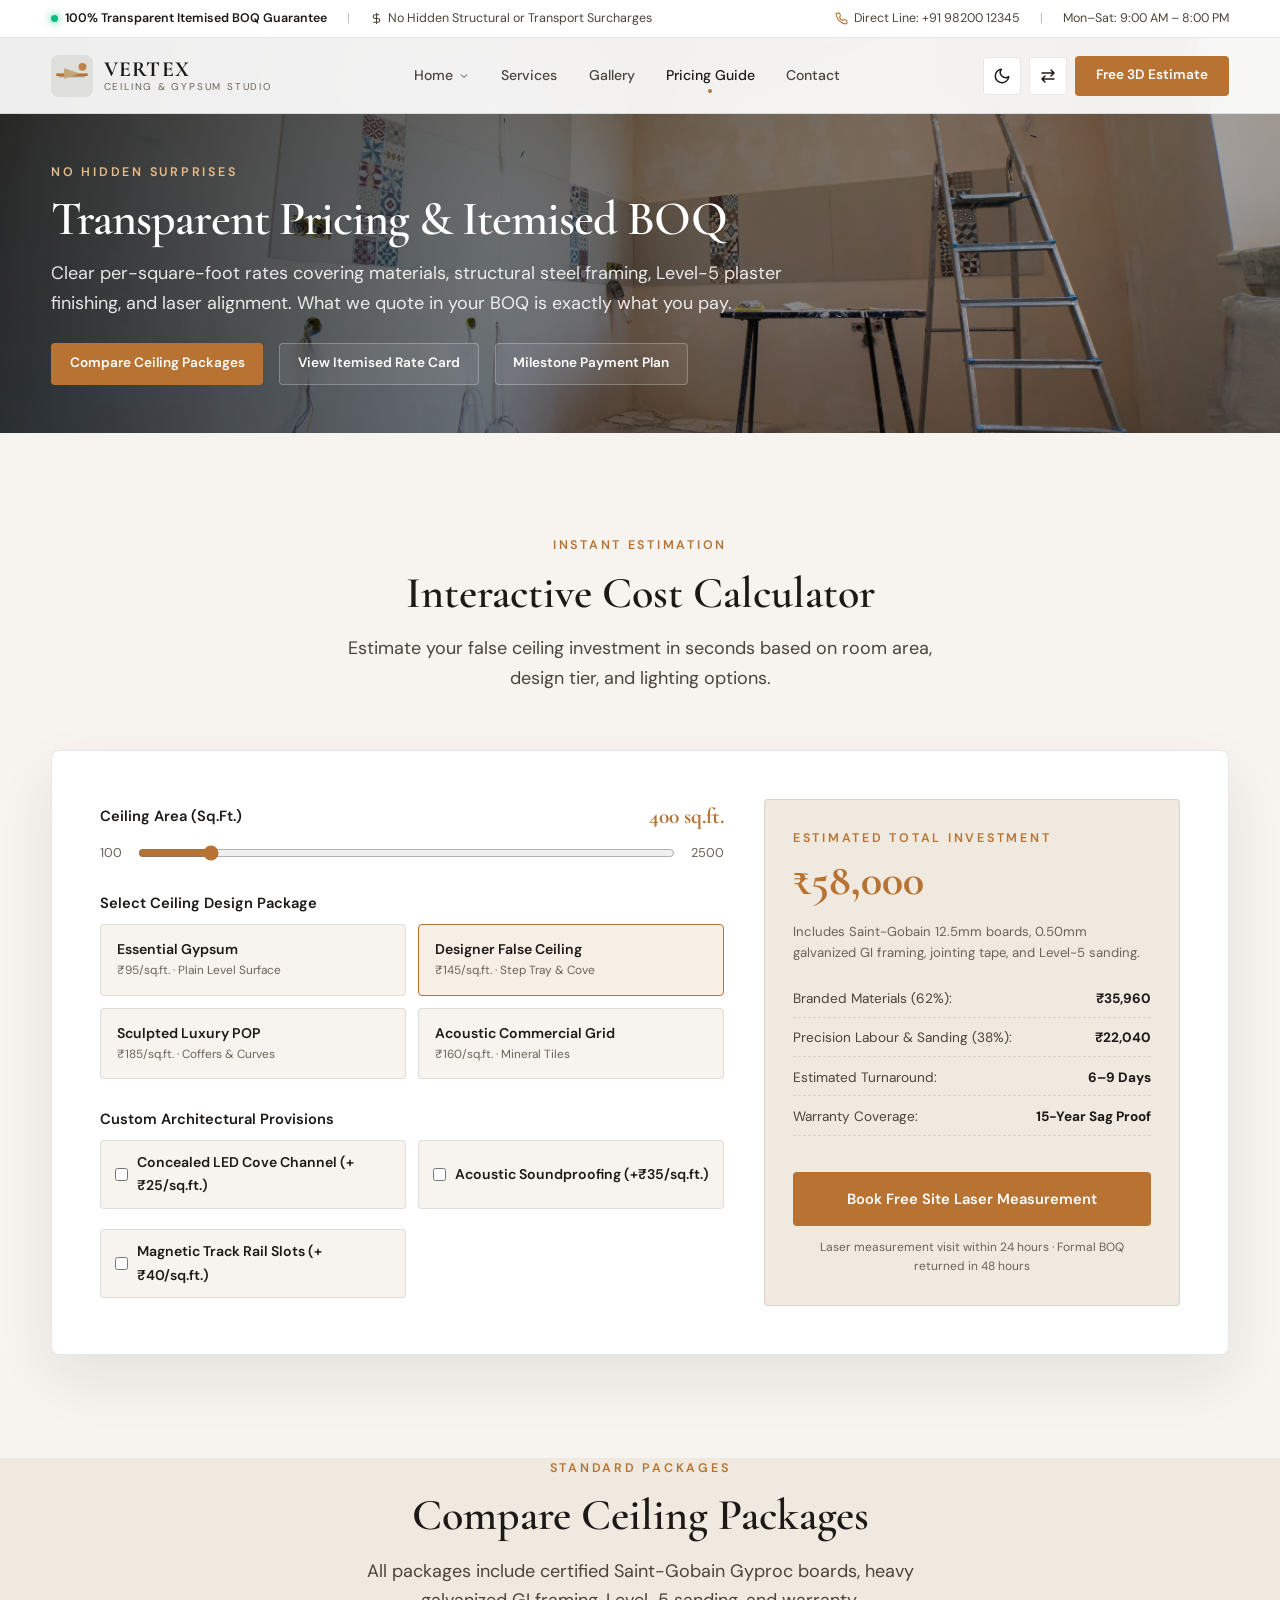
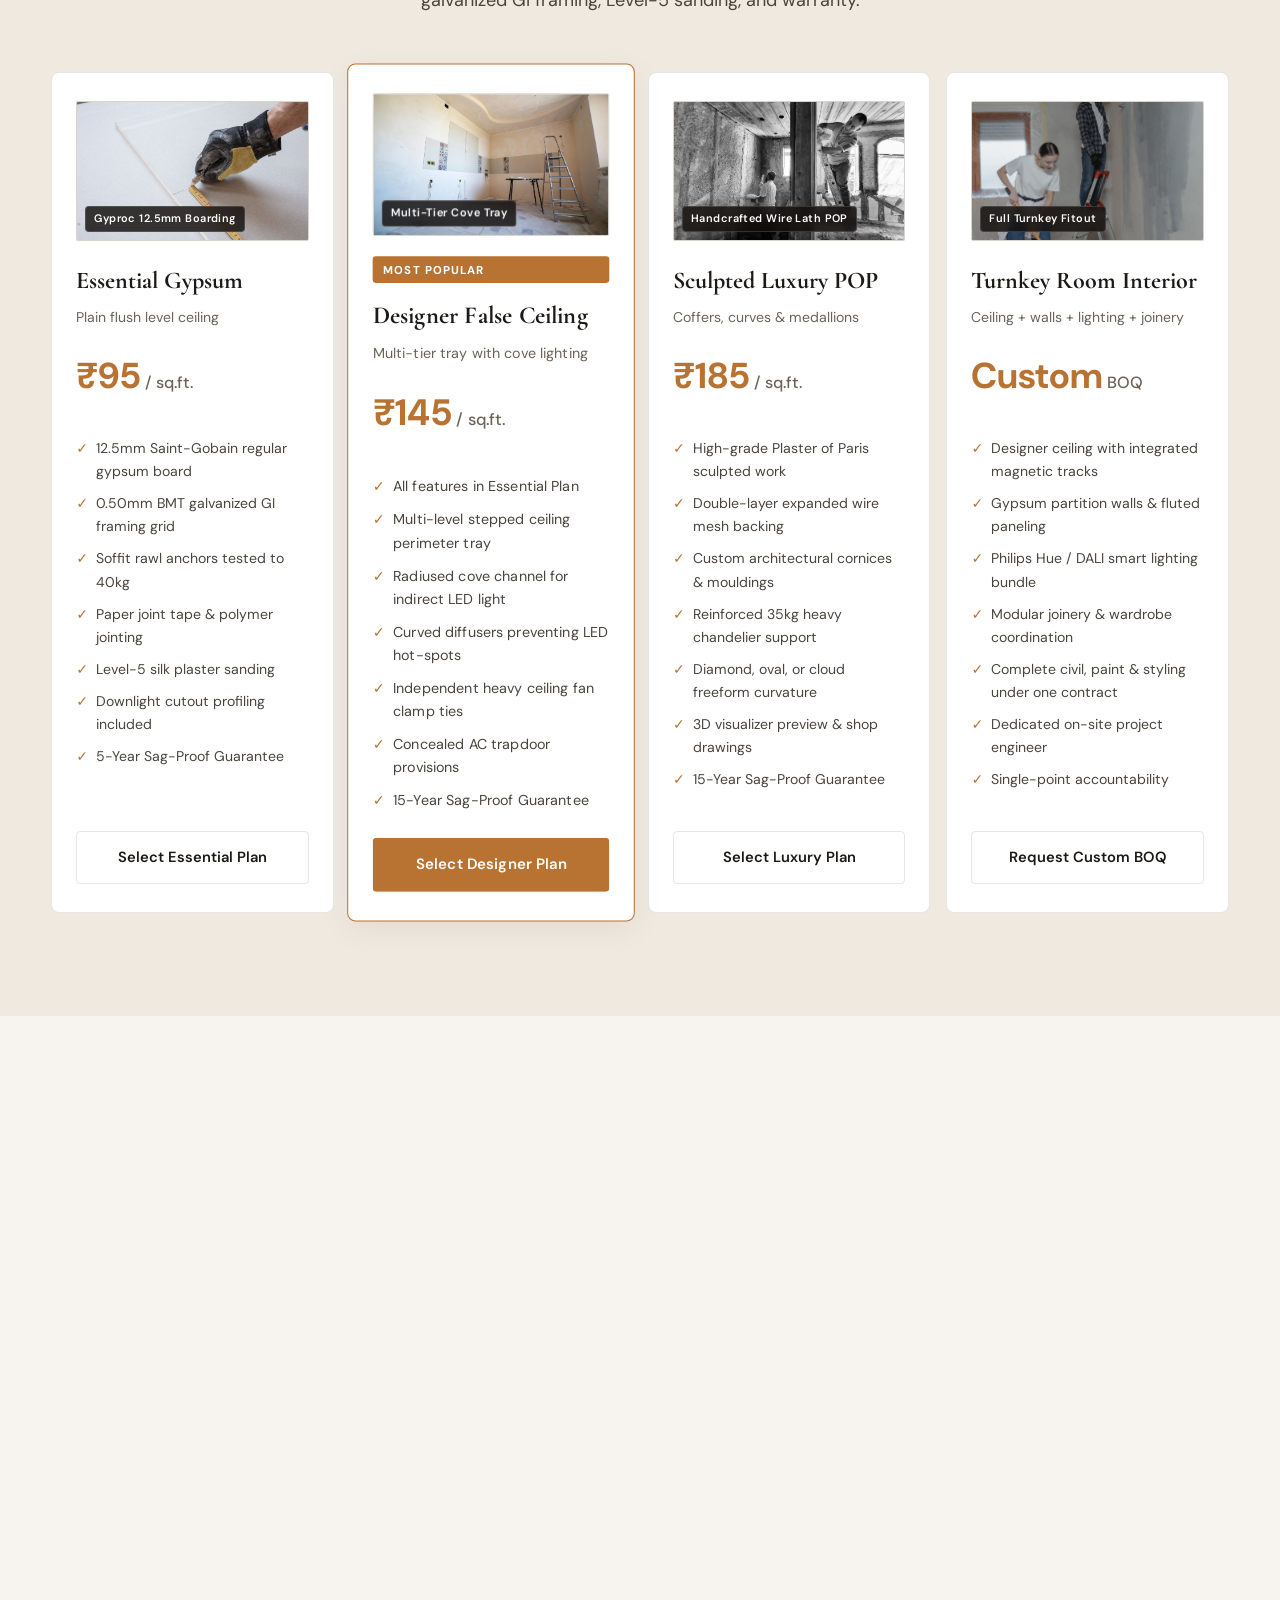
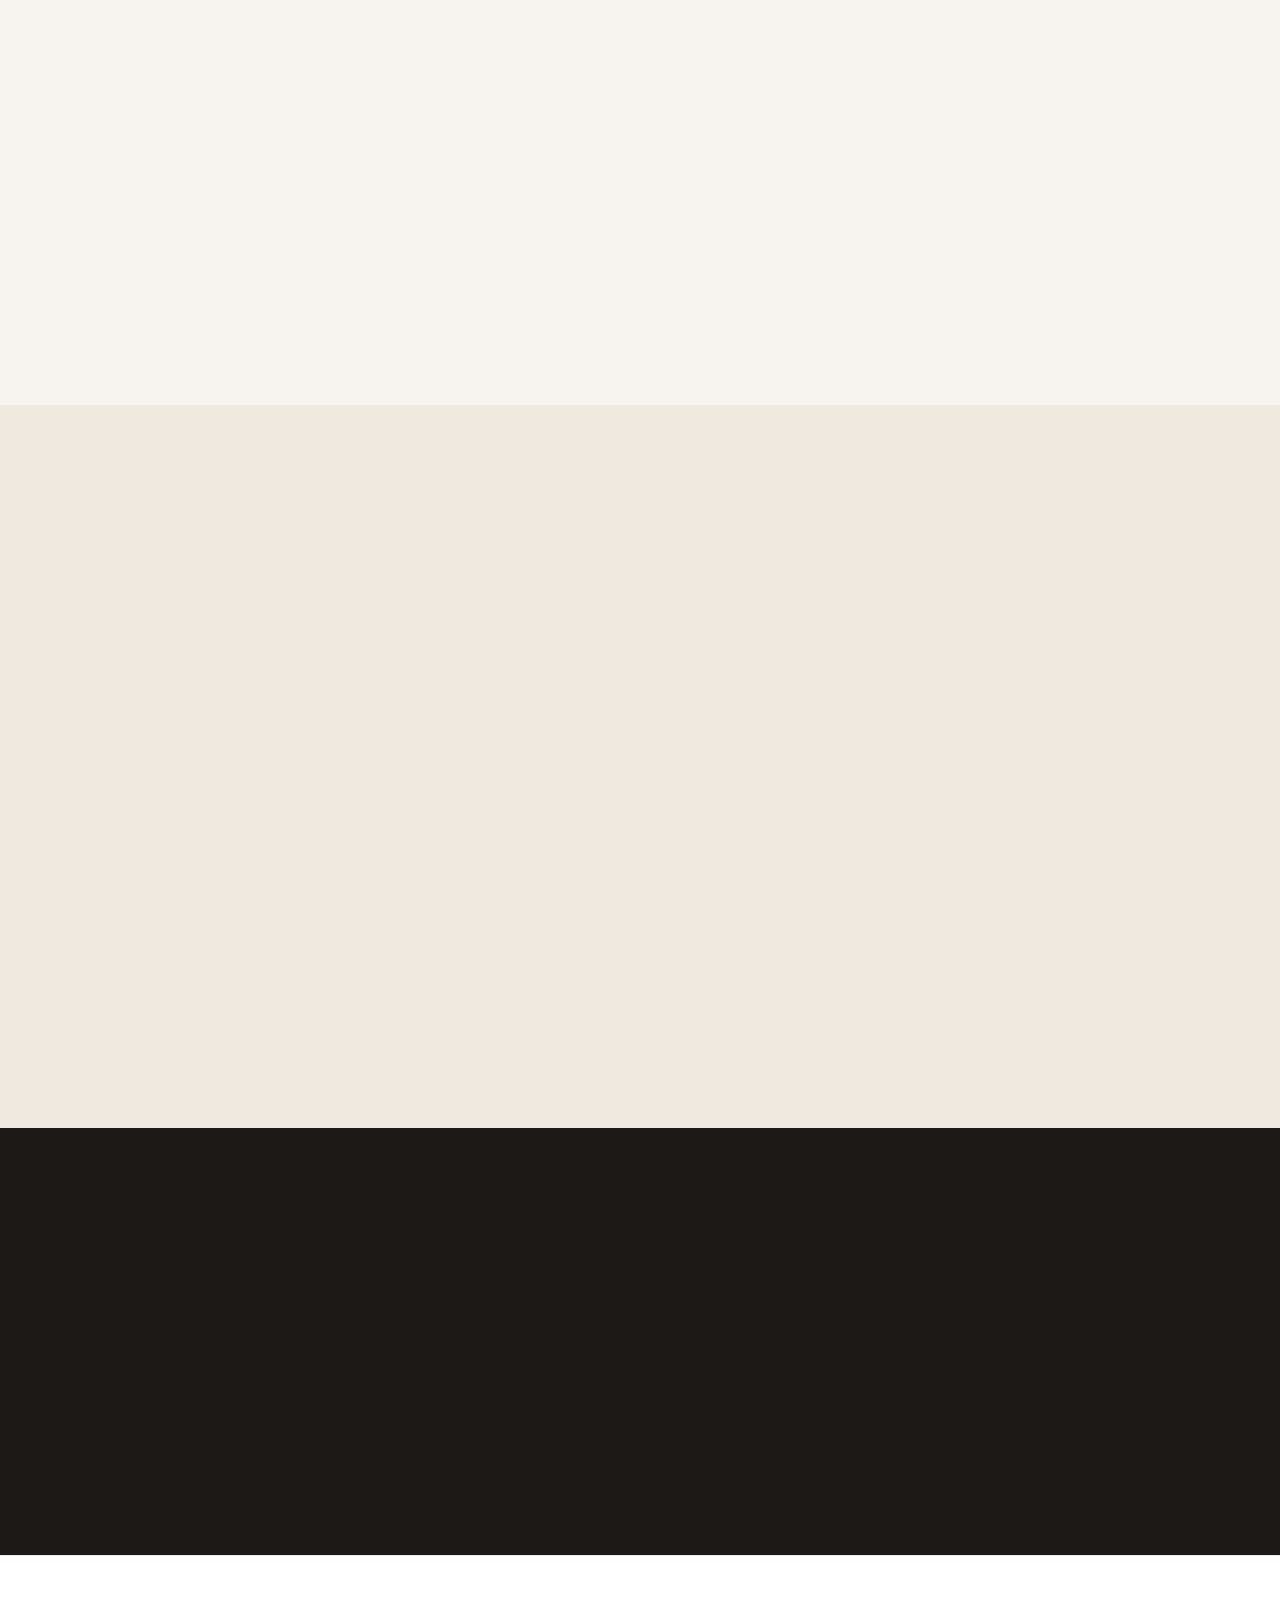
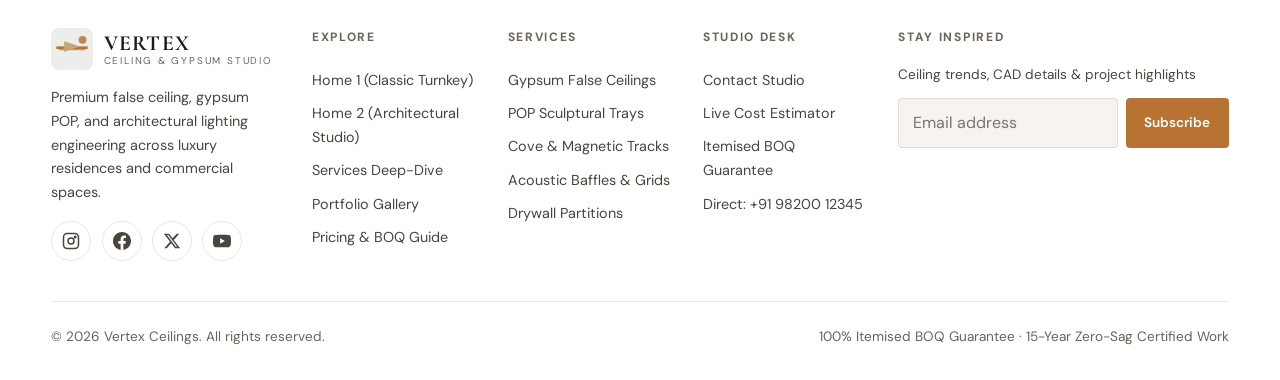
<file: pricing.html>
<!DOCTYPE html>
<html lang="en">
<head>
  <meta charset="UTF-8" />
  <meta name="viewport" content="width=device-width, initial-scale=1.0" />
  <meta name="description" content="Transparent false ceiling pricing guide, square foot rates, itemised BOQ breakdown, and package calculator for gypsum and POP ceiling works." />
  <title>Pricing Guide & Itemised BOQ | VERTEX CEILINGS</title>
  <link rel="icon" href="favicon.svg" type="image/svg+xml" />
  <link rel="stylesheet" href="assets/css/style.css" />
</head>
<body class="has-topbar">
  <!-- Unique Top Announcement Micro-Bar -->
  <aside class="top-micro-bar" aria-label="Quick announcements and contact">
    <div class="top-bar-inner">
      <div class="top-bar-left">
        <span class="status-badge"><span class="status-dot"></span> 100% Transparent Itemised BOQ Guarantee</span>
        <span style="opacity: 0.35;">|</span>
        <span class="top-bar-item" style="display: inline-flex; align-items: center; gap: 0.35rem;">
          <svg width="13" height="13" viewBox="0 0 24 24" fill="none" stroke="currentColor" stroke-width="2"><path d="M12 2v20M17 5H9.5a3.5 3.5 0 0 0 0 7h5a3.5 3.5 0 0 1 0 7H6"/></svg>
          No Hidden Structural or Transport Surcharges
        </span>
      </div>
      <div class="top-bar-right">
        <a href="tel:+919820012345" class="top-bar-link">
          <svg width="13" height="13" viewBox="0 0 24 24" fill="none" stroke="currentColor" stroke-width="2"><path d="M22 16.92v3a2 2 0 0 1-2.18 2 19.79 19.79 0 0 1-8.63-3.07 19.5 19.5 0 0 1-6-6 19.79 19.79 0 0 1-3.07-8.67A2 2 0 0 1 4.11 2h3a2 2 0 0 1 2 1.72 12.84 12.84 0 0 0 .7 2.81 2 2 0 0 1-.45 2.11L8.09 9.91a16 16 0 0 0 6 6l1.27-1.27a2 2 0 0 1 2.11-.45 12.84 12.84 0 0 0 2.81.7A2 2 0 0 1 22 16.92z"/></svg>
          Direct Line: +91 98200 12345
        </a>
        <span style="opacity: 0.35;">|</span>
        <span class="top-bar-item">Mon–Sat: 9:00 AM – 8:00 PM</span>
      </div>
    </div>
  </aside>

  <!-- Unique Architectural Site Header -->
  <header class="site-header" role="banner">
    <div class="container nav-inner">
      <a href="index.html" class="logo" aria-label="Vertex Ceilings home">
        <svg viewBox="0 0 64 64" fill="none" aria-hidden="true"><rect width="64" height="64" rx="12" fill="currentColor" opacity=".08"/><path d="M8 28h48v4H8z" fill="#b87333"/><path d="M12 32h40v2H12z" fill="#8b7355" opacity=".6"/><path d="M20 20l24 8-24 8V20z" fill="#c4a574"/><circle cx="48" cy="18" r="6" fill="#b87333" opacity=".85"/></svg>
        <span class="logo-text"><span class="logo-name">VERTEX</span><span class="logo-tag">Ceiling &amp; Gypsum Studio</span></span>
      </a>

      <nav class="nav-desktop" aria-label="Primary">
        <div class="nav-dropdown">
          <button type="button" class="nav-dropdown-btn" aria-expanded="false">
            Home
            <svg viewBox="0 0 24 24" fill="none" stroke="currentColor" stroke-width="2"><path d="M6 9l6 6 6-6"/></svg>
          </button>
          <div class="dropdown-menu">
            <a href="index.html" class="dropdown-item">
              <div>
                <div class="dropdown-item-title">Home 1 — Classic Turnkey</div>
                <div class="dropdown-item-desc">Residential Gypsum, POP Trays &amp; Interior Works</div>
              </div>
              <span class="dropdown-item-badge">Classic</span>
            </a>
            <a href="index-2.html" class="dropdown-item">
              <div>
                <div class="dropdown-item-title">Home 2 — Architectural Studio</div>
                <div class="dropdown-item-desc">Commercial Grids, Acoustic Tech &amp; Live Estimator</div>
              </div>
              <span class="dropdown-item-badge" style="background:#2563eb;">Modern</span>
            </a>
          </div>
        </div>
        <a href="services.html">Services</a>
        <a href="gallery.html">Gallery</a>
        <a href="pricing.html" class="active">Pricing Guide</a>
        <a href="contact.html">Contact</a>
      </nav>

      <div class="nav-actions">
        <button type="button" class="icon-btn" data-theme-toggle aria-label="Toggle dark/light theme" title="Toggle Theme"><span data-theme-icon><svg viewBox="0 0 24 24" fill="none" stroke="currentColor" stroke-width="2" stroke-linecap="round" stroke-linejoin="round" width="18" height="18" aria-hidden="true"><path d="M21 12.79A9 9 0 1 1 11.21 3 7 7 0 0 0 21 12.79z"/></svg></span></button>
        <button type="button" class="icon-btn" data-rtl-toggle aria-label="Toggle RTL / LTR text direction" title="Toggle RTL / LTR"><span data-rtl-icon><svg viewBox="0 0 24 24" fill="none" stroke="currentColor" stroke-width="2" stroke-linecap="round" stroke-linejoin="round" width="18" height="18" aria-hidden="true"><path d="M4 8h16M16 4l4 4-4 4"/><path d="M20 16H4M8 12l-4 4 4 4"/></svg></span></button>
        <button type="button" class="btn btn-primary btn-sm nav-cta-desktop" data-modal-open="estimate-modal">Free 3D Estimate</button>
        <button type="button" class="hamburger" aria-label="Open menu" aria-expanded="false"><span></span><span></span><span></span></button>
      </div>
    </div>
  </header>

  <div class="mobile-drawer" aria-hidden="true">
    <div class="drawer-backdrop"></div>
    <nav class="drawer-panel" aria-label="Mobile Navigation">
      <div class="drawer-header">
        <a href="index.html" class="logo" aria-label="Vertex Ceilings home">
          <svg viewBox="0 0 64 64" width="32" height="32" fill="none" aria-hidden="true"><rect width="64" height="64" rx="12" fill="currentColor" opacity=".08"/><path d="M8 28h48v4H8z" fill="#b87333"/><path d="M12 32h40v2H12z" fill="#8b7355" opacity=".6"/><path d="M20 20l24 8-24 8V20z" fill="#c4a574"/><circle cx="48" cy="18" r="6" fill="#b87333" opacity=".85"/></svg>
          <span class="logo-text"><span class="logo-name" style="font-size:1.15rem;">VERTEX</span></span>
        </a>
        <button type="button" class="drawer-close-btn" aria-label="Close navigation menu">&times;</button>
      </div>

      <div class="drawer-dropdown">
        <button type="button" class="drawer-dropdown-btn" aria-expanded="false">
          <span>Home Selection</span>
          <svg class="drawer-chevron" viewBox="0 0 24 24" fill="none" stroke="currentColor" stroke-width="2"><path d="M6 9l6 6 6-6"/></svg>
        </button>
        <div class="drawer-dropdown-menu">
          <a href="index.html" class="drawer-dropdown-item" data-nav>
            <span>Home 1 — Classic Turnkey</span>
            <span class="dropdown-item-badge">Classic</span>
          </a>
          <a href="index-2.html" class="drawer-dropdown-item" data-nav>
            <span>Home 2 — Architectural Studio</span>
            <span class="dropdown-item-badge" style="background:#2563eb;">Modern</span>
          </a>
        </div>
      </div>

      <a href="services.html" class="drawer-nav-link" data-nav>Services</a>
      <a href="gallery.html" class="drawer-nav-link" data-nav>Gallery</a>
      <a href="pricing.html" class="drawer-nav-link active" data-nav>Pricing Guide</a>
      <a href="contact.html" class="drawer-nav-link" data-nav>Contact</a>

      <div class="drawer-divider"></div>
      <div class="drawer-toggle-row" style="margin-bottom:0.75rem;">
        <button type="button" class="drawer-toggle-btn" data-theme-toggle aria-label="Toggle Theme">
          <span data-theme-icon></span>
          <span>Theme</span>
        </button>
        <button type="button" class="drawer-toggle-btn" data-rtl-toggle aria-label="Toggle RTL or LTR">
          <span data-rtl-icon></span>
          <span data-rtl-label>RTL</span>
        </button>
      </div>
      <button type="button" class="btn btn-primary" style="width:100%; justify-content:center; margin-bottom:0.5rem;" data-modal-open="estimate-modal">Free 3D Estimate</button>
      <a href="tel:+919820012345" class="drawer-link" style="color:var(--accent); font-weight:600; text-align:center;">📞 Call: +91 98200 12345</a>
    </nav>
  </div>

  <main>
    <!-- Page Hero with Transparency Pledge -->
    <section class="page-hero">
      <div class="page-hero-bg">
        <video autoplay muted loop playsinline poster="assets/IMAGE/1 (14).jpg">
          <source src="assets/V/5985190-uhd_4096_2160_25fps.mp4" type="video/mp4" />
          <img src="assets/IMAGE/1 (14).jpg" alt="Architectural multi-tier gypsum false ceiling with warm concealed cove lighting" width="1600" height="900" fetchpriority="high" />
        </video>
      </div>
      <div class="container">
        <p class="eyebrow">No Hidden Surprises</p>
        <h1 class="display-heading">Transparent Pricing &amp; Itemised BOQ</h1>
        <p class="section-lead">Clear per-square-foot rates covering materials, structural steel framing, Level-5 plaster finishing, and laser alignment. What we quote in your BOQ is exactly what you pay.</p>
        
        <div style="display:flex; flex-wrap:wrap; gap:1rem; margin-top:1.5rem;">
          <a href="#packages" class="btn btn-primary btn-sm">Compare Ceiling Packages</a>
          <a href="#boq" class="btn btn-ghost btn-sm">View Itemised Rate Card</a>
          <a href="#milestones" class="btn btn-ghost btn-sm">Milestone Payment Plan</a>
        </div>
      </div>
    </section>

    <!-- UNIQUE SECTION: Live Interactive Ceiling Cost Calculator -->
    <section class="section" id="calculator">
      <div class="container">
        <div class="section-header center reveal">
          <p class="eyebrow">Instant Estimation</p>
          <h2 class="section-heading">Interactive Cost Calculator</h2>
          <p class="section-lead">Estimate your false ceiling investment in seconds based on room area, design tier, and lighting options.</p>
        </div>

        <div class="calc-card reveal" data-calculator>
          <div class="calc-grid">
            <div class="calc-controls">
              <div class="calc-field-group">
                <div style="display:flex; justify-content:space-between; align-items:center; margin-bottom:0.5rem;">
                  <label for="calc-area-range" style="margin:0;">Ceiling Area (Sq.Ft.)</label>
                  <span class="calc-slider-value" id="calc-area-val">400 sq.ft.</span>
                </div>
                <div class="calc-slider-wrap">
                  <span style="font-size:0.8rem; color:var(--text-muted);">100</span>
                  <input type="range" class="calc-slider" id="calc-area-range" min="100" max="2500" step="25" value="400" aria-label="Ceiling area range slider" />
                  <span style="font-size:0.8rem; color:var(--text-muted);">2500</span>
                </div>
              </div>

              <div class="calc-field-group">
                <label>Select Ceiling Design Package</label>
                <div class="calc-chips">
                  <button type="button" class="calc-chip-btn" data-rate="95">
                    <span class="calc-chip-title">Essential Gypsum</span>
                    <span class="calc-chip-sub">₹95/sq.ft. · Plain Level Surface</span>
                  </button>
                  <button type="button" class="calc-chip-btn active" data-rate="145">
                    <span class="calc-chip-title">Designer False Ceiling</span>
                    <span class="calc-chip-sub">₹145/sq.ft. · Step Tray &amp; Cove</span>
                  </button>
                  <button type="button" class="calc-chip-btn" data-rate="185">
                    <span class="calc-chip-title">Sculpted Luxury POP</span>
                    <span class="calc-chip-sub">₹185/sq.ft. · Coffers &amp; Curves</span>
                  </button>
                  <button type="button" class="calc-chip-btn" data-rate="160">
                    <span class="calc-chip-title">Acoustic Commercial Grid</span>
                    <span class="calc-chip-sub">₹160/sq.ft. · Mineral Tiles</span>
                  </button>
                </div>
              </div>

              <div class="calc-field-group">
                <label>Custom Architectural Provisions</label>
                <div style="display:grid; grid-template-columns:repeat(auto-fit, minmax(220px, 1fr)); gap:0.75rem;">
                  <label style="display:flex; align-items:center; gap:0.6rem; font-size:0.88rem; cursor:pointer; background:var(--bg-primary); padding:0.65rem 0.85rem; border:1px solid var(--border); border-radius:var(--radius);">
                    <input type="checkbox" data-addon-rate="25" style="accent-color:var(--accent);" />
                    <span>Concealed LED Cove Channel (+₹25/sq.ft.)</span>
                  </label>
                  <label style="display:flex; align-items:center; gap:0.6rem; font-size:0.88rem; cursor:pointer; background:var(--bg-primary); padding:0.65rem 0.85rem; border:1px solid var(--border); border-radius:var(--radius);">
                    <input type="checkbox" data-addon-rate="35" style="accent-color:var(--accent);" />
                    <span>Acoustic Soundproofing (+₹35/sq.ft.)</span>
                  </label>
                  <label style="display:flex; align-items:center; gap:0.6rem; font-size:0.88rem; cursor:pointer; background:var(--bg-primary); padding:0.65rem 0.85rem; border:1px solid var(--border); border-radius:var(--radius);">
                    <input type="checkbox" data-addon-rate="40" style="accent-color:var(--accent);" />
                    <span>Magnetic Track Rail Slots (+₹40/sq.ft.)</span>
                  </label>
                </div>
              </div>
            </div>

            <div class="calc-summary-panel">
              <div>
                <span class="eyebrow" style="margin-bottom:0.25rem; display:block;">Estimated Total Investment</span>
                <div class="calc-result-number" id="calc-total-price">₹58,000</div>
                <p style="font-size:0.82rem; color:var(--text-muted); margin-bottom:1.5rem;">
                  Includes Saint-Gobain 12.5mm boards, 0.50mm galvanized GI framing, jointing tape, and Level-5 sanding.
                </p>

                <div class="calc-breakdown-list">
                  <div class="calc-breakdown-row">
                    <span>Branded Materials (62%):</span>
                    <strong id="calc-mat-val">₹35,960</strong>
                  </div>
                  <div class="calc-breakdown-row">
                    <span>Precision Labour &amp; Sanding (38%):</span>
                    <strong id="calc-lab-val">₹22,040</strong>
                  </div>
                  <div class="calc-breakdown-row">
                    <span>Estimated Turnaround:</span>
                    <strong id="calc-time-val">6–9 Days</strong>
                  </div>
                  <div class="calc-breakdown-row">
                    <span>Warranty Coverage:</span>
                    <strong>15-Year Sag Proof</strong>
                  </div>
                </div>
              </div>

              <div>
                <button type="button" class="btn btn-primary" style="width:100%;" data-modal-open="estimate-modal">Book Free Site Laser Measurement</button>
                <p style="text-align:center; font-size:0.75rem; color:var(--text-muted); margin-top:0.75rem;">
                  Laser measurement visit within 24 hours · Formal BOQ returned in 48 hours
                </p>
              </div>
            </div>
          </div>
        </div>
      </div>
    </section>

    <!-- Comprehensive Pricing Packages -->
    <section class="section" id="packages" style="background: var(--bg-secondary); padding-top: 0;">
      <div class="container">
        <div class="section-header center reveal">
          <p class="eyebrow">Standard Packages</p>
          <h2 class="section-heading">Compare Ceiling Packages</h2>
          <p class="section-lead">All packages include certified Saint-Gobain Gyproc boards, heavy galvanized GI framing, Level-5 sanding, and warranty.</p>
        </div>

        <div class="pricing-layout reveal">
          <!-- Package 1 -->
          <article class="pricing-card">
            <div class="pricing-thumb">
              <img src="assets/IMAGE/1 (21).jpg" alt="12.5mm Saint-Gobain gypsum board precision scoring and cutting" width="400" height="240" loading="lazy" />
              <span class="pricing-thumb-tag">Gyproc 12.5mm Boarding</span>
            </div>
            <h3>Essential Gypsum</h3>
            <p style="font-size:.88rem;color:var(--text-muted);">Plain flush level ceiling</p>
            <p class="pricing-rate">₹95<small> / sq.ft.</small></p>
            <ul class="pricing-features">
              <li>12.5mm Saint-Gobain regular gypsum board</li>
              <li>0.50mm BMT galvanized GI framing grid</li>
              <li>Soffit rawl anchors tested to 40kg</li>
              <li>Paper joint tape &amp; polymer jointing</li>
              <li>Level-5 silk plaster sanding</li>
              <li>Downlight cutout profiling included</li>
              <li>5-Year Sag-Proof Guarantee</li>
            </ul>
            <button type="button" class="btn btn-outline" data-modal-open="estimate-modal" data-plan="Essential">Select Essential Plan</button>
          </article>

          <!-- Package 2: Highlighted -->
          <article class="pricing-card highlight">
            <div class="pricing-thumb">
              <img src="assets/IMAGE/1 (14).jpg" alt="Stepped ceiling tray with concealed cove channel" width="400" height="240" loading="lazy" />
              <span class="pricing-thumb-tag">Multi-Tier Cove Tray</span>
            </div>
            <span style="display:inline-block; font-size:0.7rem; font-weight:700; text-transform:uppercase; letter-spacing:0.08em; background:var(--accent); color:#fff; padding:0.25rem 0.65rem; border-radius:3px; margin-bottom:0.75rem;">Most Popular</span>
            <h3>Designer False Ceiling</h3>
            <p style="font-size:.88rem;color:var(--text-muted);">Multi-tier tray with cove lighting</p>
            <p class="pricing-rate">₹145<small> / sq.ft.</small></p>
            <ul class="pricing-features">
              <li>All features in Essential Plan</li>
              <li>Multi-level stepped ceiling perimeter tray</li>
              <li>Radiused cove channel for indirect LED light</li>
              <li>Curved diffusers preventing LED hot-spots</li>
              <li>Independent heavy ceiling fan clamp ties</li>
              <li>Concealed AC trapdoor provisions</li>
              <li>15-Year Sag-Proof Guarantee</li>
            </ul>
            <button type="button" class="btn btn-primary" data-modal-open="estimate-modal" data-plan="Designer">Select Designer Plan</button>
          </article>

          <!-- Package 3 -->
          <article class="pricing-card">
            <div class="pricing-thumb">
              <img src="assets/IMAGE/1 (31).jpg" alt="Artisanal wire mesh backing and hand-sculpted POP" width="400" height="240" loading="lazy" />
              <span class="pricing-thumb-tag">Handcrafted Wire Lath POP</span>
            </div>
            <h3>Sculpted Luxury POP</h3>
            <p style="font-size:.88rem;color:var(--text-muted);">Coffers, curves &amp; medallions</p>
            <p class="pricing-rate">₹185<small> / sq.ft.</small></p>
            <ul class="pricing-features">
              <li>High-grade Plaster of Paris sculpted work</li>
              <li>Double-layer expanded wire mesh backing</li>
              <li>Custom architectural cornices &amp; mouldings</li>
              <li>Reinforced 35kg heavy chandelier support</li>
              <li>Diamond, oval, or cloud freeform curvature</li>
              <li>3D visualizer preview &amp; shop drawings</li>
              <li>15-Year Sag-Proof Guarantee</li>
            </ul>
            <button type="button" class="btn btn-outline" data-modal-open="estimate-modal" data-plan="Premium POP">Select Luxury Plan</button>
          </article>

          <!-- Package 4 -->
          <article class="pricing-card">
            <div class="pricing-thumb">
              <img src="assets/IMAGE/1 (12).jpg" alt="Turnkey interior priming, wall finishing and lighting integration" width="400" height="240" loading="lazy" />
              <span class="pricing-thumb-tag">Full Turnkey Fitout</span>
            </div>
            <h3>Turnkey Room Interior</h3>
            <p style="font-size:.88rem;color:var(--text-muted);">Ceiling + walls + lighting + joinery</p>
            <p class="pricing-rate">Custom<small> BOQ</small></p>
            <ul class="pricing-features">
              <li>Designer ceiling with integrated magnetic tracks</li>
              <li>Gypsum partition walls &amp; fluted paneling</li>
              <li>Philips Hue / DALI smart lighting bundle</li>
              <li>Modular joinery &amp; wardrobe coordination</li>
              <li>Complete civil, paint &amp; styling under one contract</li>
              <li>Dedicated on-site project engineer</li>
              <li>Single-point accountability</li>
            </ul>
            <a href="contact.html#estimate" class="btn btn-outline">Request Custom BOQ</a>
          </article>
        </div>
      </div>
    </section>

    <!-- UNIQUE SECTION: Comprehensive Itemised BOQ Component Rate Card -->
    <section class="section" id="boq">
      <div class="container">
        <div class="section-header reveal">
          <p class="eyebrow">Component Breakdown</p>
          <h2 class="section-heading">Line-by-Line Itemised Rate Card</h2>
          <p class="section-lead">Indicative standard rates used when building custom architectural BOQs for architects and homebuilders.</p>
        </div>

        <div class="pricing-table-wrap reveal">
          <table class="tech-spec-table">
            <thead>
              <tr>
                <th scope="col">BOQ Line Item</th>
                <th scope="col">Unit</th>
                <th scope="col">Indicative Range</th>
                <th scope="col">Technical Notes</th>
              </tr>
            </thead>
            <tbody>
              <tr>
                <td><strong>Gypsum Plain Level Ceiling</strong></td>
                <td>sq.ft.</td>
                <td>₹90 – ₹110</td>
                <td>Includes Saint-Gobain board, 0.50mm framing, tape &amp; sanding</td>
              </tr>
              <tr>
                <td><strong>Designer False Ceiling with Cove</strong></td>
                <td>sq.ft.</td>
                <td>₹135 – ₹165</td>
                <td>Multi-level perimeter drop with concealed cove tray</td>
              </tr>
              <tr>
                <td><strong>Sculptural POP Coffers &amp; Curves</strong></td>
                <td>sq.ft.</td>
                <td>₹175 – ₹220</td>
                <td>Handcrafted curved profiles, diamond coffers, and cornices</td>
              </tr>
              <tr>
                <td><strong>Moisture-Resistant (MR) Gypsum Upgrade</strong></td>
                <td>sq.ft.</td>
                <td>+ ₹18 – ₹25</td>
                <td>Recommended for bathrooms, kitchens, and seaside balconies</td>
              </tr>
              <tr>
                <td><strong>Concealed LED Cove Light Channel</strong></td>
                <td>r.ft.</td>
                <td>₹85 – ₹120</td>
                <td>Cove upstand channel, heat sink aluminum track, and wiring path</td>
              </tr>
              <tr>
                <td><strong>Magnetic Track Rail Flush Slotting</strong></td>
                <td>r.ft.</td>
                <td>₹120 – ₹160</td>
                <td>Laser-aligned flush channel for 48V low voltage magnetic lights</td>
              </tr>
              <tr>
                <td><strong>Heavy Chandelier Structural Support</strong></td>
                <td>each</td>
                <td>₹1,200 – ₹2,500</td>
                <td>Independent 12mm threaded rod tied to RCC slab (supports up to 50kg)</td>
              </tr>
              <tr>
                <td><strong>Acoustic Rockwool Insulation Infill</strong></td>
                <td>sq.ft.</td>
                <td>₹30 – ₹45</td>
                <td>50mm dense mineral fiber for noise damping &amp; thermal buffer</td>
              </tr>
              <tr>
                <td><strong>Double-Sided Gypsum Partition Wall</strong></td>
                <td>sq.ft.</td>
                <td>₹120 – ₹160</td>
                <td>Stud &amp; track framework with boards finished on both sides</td>
              </tr>
            </tbody>
          </table>
        </div>
      </div>
    </section>

    <!-- UNIQUE SECTION: Transparent 4-Stage Milestone Payment Schedule -->
    <section class="section" id="milestones" style="background: var(--bg-secondary);">
      <div class="container">
        <div class="section-header center reveal">
          <p class="eyebrow">Payment Security</p>
          <h2 class="section-heading">Milestone-Based Transparent Billing</h2>
          <p class="section-lead">You never pay for unverified work. Payments are tied strictly to on-site quality verification milestones.</p>
        </div>

        <div class="process-timeline reveal">
          <div class="process-step">
            <div class="process-step-thumb">
              <img src="assets/IMAGE/1 (13).jpg" alt="Laser survey and digital BOQ specification" width="300" height="180" loading="lazy" />
              <span class="process-step-thumb-tag">Stage 1 · 10%</span>
            </div>
            <span class="step-num">10%</span>
            <h3>Booking &amp; 3D Plan</h3>
            <p>Upon final agreement of the itemised BOQ and 3D design drawing approval.</p>
          </div>
          <div class="process-step">
            <div class="process-step-thumb">
              <img src="assets/IMAGE/1 (19).jpg" alt="0.50mm Galvanized GI ceiling framing grid inspection" width="300" height="180" loading="lazy" />
              <span class="process-step-thumb-tag">Stage 2 · 40%</span>
            </div>
            <span class="step-num">40%</span>
            <h3>Frame Grid Inspection</h3>
            <p>Released only after 0.50mm steel framing and laser levels are inspected and approved.</p>
          </div>
          <div class="process-step">
            <div class="process-step-thumb">
              <img src="assets/IMAGE/1 (5).jpg" alt="Moisture-resistant gypsum boarding and level alignment" width="300" height="180" loading="lazy" />
              <span class="process-step-thumb-tag">Stage 3 · 30%</span>
            </div>
            <span class="step-num">30%</span>
            <h3>Boarding &amp; Conduits</h3>
            <p>After all boards are fastened, electrical conduits run, and fan brackets secured.</p>
          </div>
          <div class="process-step">
            <div class="process-step-thumb">
              <img src="assets/IMAGE/1 (6).jpg" alt="Level-5 vacuum sanding and final snag handover" width="300" height="180" loading="lazy" />
              <span class="process-step-thumb-tag">Stage 4 · 20%</span>
            </div>
            <span class="step-num">20%</span>
            <h3>Final Snag Handover</h3>
            <p>Final balance paid only after joint sanding is flawless, lights tested, and warranty signed.</p>
          </div>
        </div>
      </div>
    </section>

    <!-- Call to Action Banner -->
    <section class="cta-band">
      <div class="container cta-band-inner reveal">
        <h2>Ready to Receive Your Exact Itemised BOQ?</h2>
        <p>Book a free laser measurement visit. We measure on site and email an itemised quotation within 48 hours.</p>
        <button type="button" class="btn btn-primary" data-modal-open="estimate-modal">Request Free Estimate</button>
      </div>
    </section>
  </main>

  <!-- Site Footer -->
  <footer class="site-footer">
    <div class="container footer-grid">
      <div class="footer-brand">
        <a href="index.html" class="logo" aria-label="Vertex Ceilings home">
          <svg viewBox="0 0 64 64" width="40" height="40" fill="none" aria-hidden="true"><rect width="64" height="64" rx="12" fill="currentColor" opacity=".08"/><path d="M8 28h48v4H8z" fill="#b87333"/><path d="M12 32h40v2H12z" fill="#8b7355" opacity=".6"/><path d="M20 20l24 8-24 8V20z" fill="#c4a574"/><circle cx="48" cy="18" r="6" fill="#b87333" opacity=".85"/></svg>
          <span class="logo-text"><span class="logo-name">VERTEX</span><span class="logo-tag">Ceiling &amp; Gypsum Studio</span></span>
        </a>
        <p>Premium false ceiling, gypsum POP, and architectural lighting engineering across luxury residences and commercial spaces.</p>
        <div class="social-row">
          <a href="#" class="social-link" aria-label="Instagram"><svg width="18" height="18" viewBox="0 0 24 24" fill="none" stroke="currentColor" stroke-width="2"><rect x="2" y="2" width="20" height="20" rx="5"/><circle cx="12" cy="12" r="4"/><circle cx="17.5" cy="6.5" r="1" fill="currentColor"/></svg></a>
          <a href="#" class="social-link" aria-label="Facebook"><svg width="18" height="18" viewBox="0 0 24 24" fill="currentColor"><path d="M24 12.073c0-6.627-5.373-12-12-12s-12 5.373-12 12c0 5.99 4.388 10.954 10.125 11.854v-8.385H7.078v-3.47h3.047V9.43c0-3.007 1.792-4.669 4.533-4.669 1.312 0 2.686.235 2.686.235v2.953H15.83c-1.491 0-1.956.925-1.956 1.874v2.25h3.328l-.532 3.47h-2.796v8.385C19.612 23.027 24 18.062 24 12.073z"/></svg></a>
          <a href="#" class="social-link" aria-label="X"><svg width="18" height="18" viewBox="0 0 24 24" fill="currentColor"><path d="M18.244 2.25h3.308l-7.227 8.26 8.502 11.24H16.17l-5.214-6.817L4.99 21.75H1.68l7.73-8.835L1.254 2.25H8.08l4.713 6.231zm-1.161 17.52h1.833L7.084 4.126H5.117z"/></svg></a>
          <a href="#" class="social-link" aria-label="YouTube"><svg width="18" height="18" viewBox="0 0 24 24" fill="currentColor"><path d="M23.498 6.186a3.016 3.016 0 0 0-2.122-2.136C19.505 3.545 12 3.545 12 3.545s-7.505 0-9.377.505A3.017 3.017 0 0 0 .502 6.186C0 8.07 0 12 0 12s0 3.93.502 5.814a3.016 3.016 0 0 0 2.122 2.136c1.871.505 9.376.505 9.376.505s7.505 0 9.377-.505a3.015 3.015 0 0 0 2.122-2.136C24 15.93 24 12 24 12s0-3.93-.502-5.814zM9.545 15.568V8.432L15.818 12l-6.273 3.568z"/></svg></a>
        </div>
      </div>
      <div class="footer-col">
        <h4>Explore</h4>
        <a href="index.html">Home 1 (Classic Turnkey)</a>
        <a href="index-2.html">Home 2 (Architectural Studio)</a>
        <a href="services.html">Services Deep-Dive</a>
        <a href="gallery.html">Portfolio Gallery</a>
        <a href="pricing.html">Pricing &amp; BOQ Guide</a>
      </div>
      <div class="footer-col">
        <h4>Services</h4>
        <a href="services.html#gypsum-ceilings">Gypsum False Ceilings</a>
        <a href="services.html#pop-design">POP Sculptural Trays</a>
        <a href="services.html#cove-lighting">Cove &amp; Magnetic Tracks</a>
        <a href="services.html#acoustic-grids">Acoustic Baffles &amp; Grids</a>
        <a href="services.html#partitions">Drywall Partitions</a>
      </div>
      <div class="footer-col">
        <h4>Studio Desk</h4>
        <a href="contact.html">Contact Studio</a>
        <a href="pricing.html#calculator">Live Cost Estimator</a>
        <a href="pricing.html#boq">Itemised BOQ Guarantee</a>
        <a href="tel:+919820012345">Direct: +91 98200 12345</a>
      </div>
      <div class="footer-col">
        <h4>Stay Inspired</h4>
        <p style="font-size:.85rem;color:var(--text-secondary);">Ceiling trends, CAD details &amp; project highlights</p>
        <form class="newsletter-form">
          <input type="email" placeholder="Email address" aria-label="Email for newsletter" required />
          <button type="submit" class="btn btn-primary btn-sm">Subscribe</button>
        </form>
        <p class="newsletter-msg" style="font-size:.8rem;margin-top:.5rem;"></p>
      </div>
    </div>
    <div class="container footer-bottom">
      <span>&copy; 2026 Vertex Ceilings. All rights reserved.</span>
      <span>100% Itemised BOQ Guarantee · 15-Year Zero-Sag Certified Work</span>
    </div>
  </footer>

  <button type="button" class="back-to-top" id="back-to-top" aria-label="Back to top" title="Back to top">
    <svg viewBox="0 0 24 24" fill="none" stroke="currentColor" stroke-width="2.5"><path d="M18 15l-6-6-6 6"/></svg>
  </button>

  <!-- Free Estimate Modal -->
  <div class="modal" id="estimate-modal" role="dialog" aria-labelledby="estimate-title" aria-hidden="true">
    <div class="modal-backdrop"></div>
    <div class="modal-panel">
      <button type="button" class="modal-close" aria-label="Close">&times;</button>
      <h2 id="estimate-title">Free Itemised Estimate</h2>
      <p>Tell us about your room area — our estimator returns a detailed BOQ in 24 hours.</p>
      <form data-validate data-success-message="Quote request received. We will contact you with an itemised BOQ.">
        <div class="form-success" role="status"></div>
        <div class="form-group"><label for="pri-name">Full Name</label><input id="pri-name" name="name" type="text" required autocomplete="name" /></div>
        <div class="form-group"><label for="pri-email">Email</label><input id="pri-email" name="email" type="email" required autocomplete="email" /></div>
        <div class="form-group"><label for="pri-phone">Phone</label><input id="pri-phone" name="phone" type="tel" required autocomplete="tel" /></div>
        <div class="form-group">
          <label for="pri-plan">Interested Plan</label>
          <select id="pri-plan" name="service" required>
            <option value="">Select plan</option>
            <option>Essential Gypsum (₹95/sq.ft.)</option>
            <option selected>Designer False Ceiling with Cove (₹145/sq.ft.)</option>
            <option>Sculpted Luxury POP (₹185/sq.ft.)</option>
            <option>Full Turnkey Room Interior</option>
          </select>
        </div>
        <div class="form-group"><label for="pri-area">Approx. Ceiling Area (sq.ft.)</label><input id="pri-area" name="area" type="text" placeholder="e.g. 600" /></div>
        <button type="submit" class="btn btn-primary" style="width:100%;">Submit Request</button>
      </form>
    </div>
  </div>

  <script src="assets/js/main.js"></script>
</body>
</html>
</file>
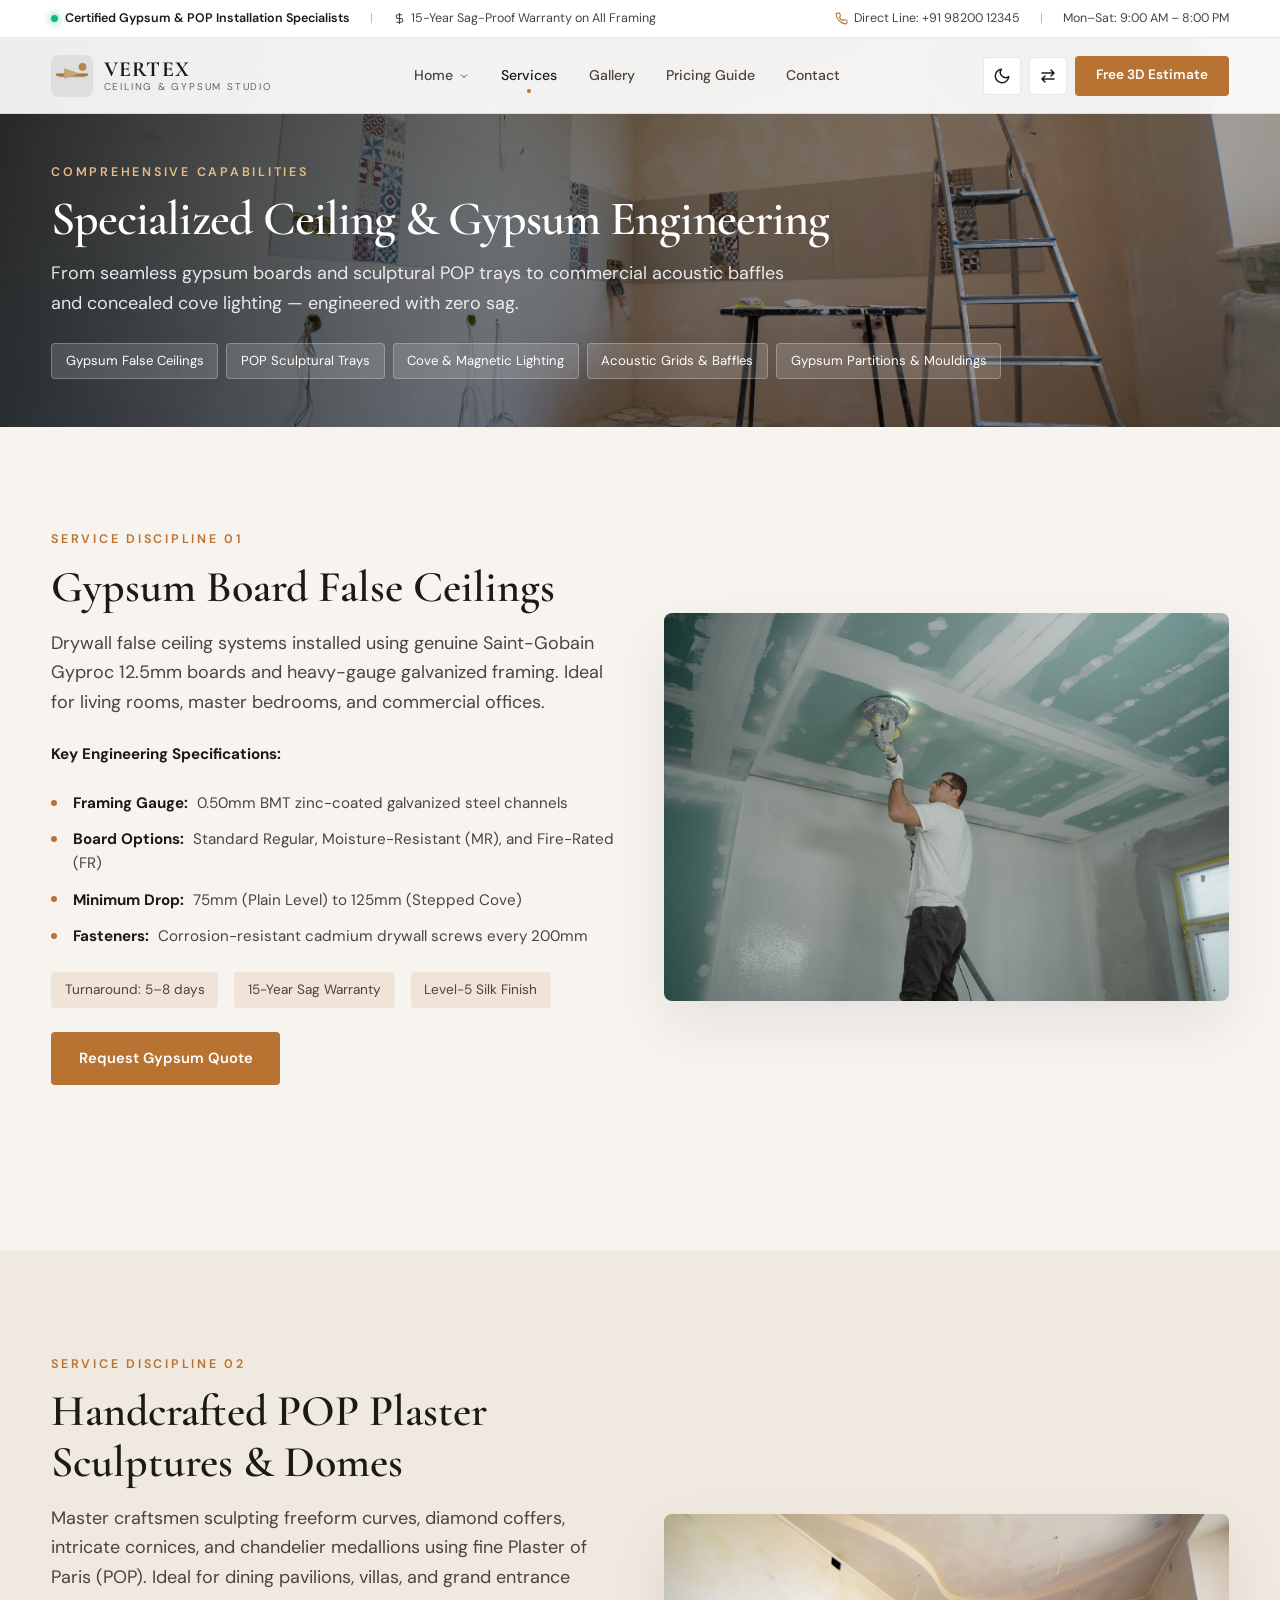
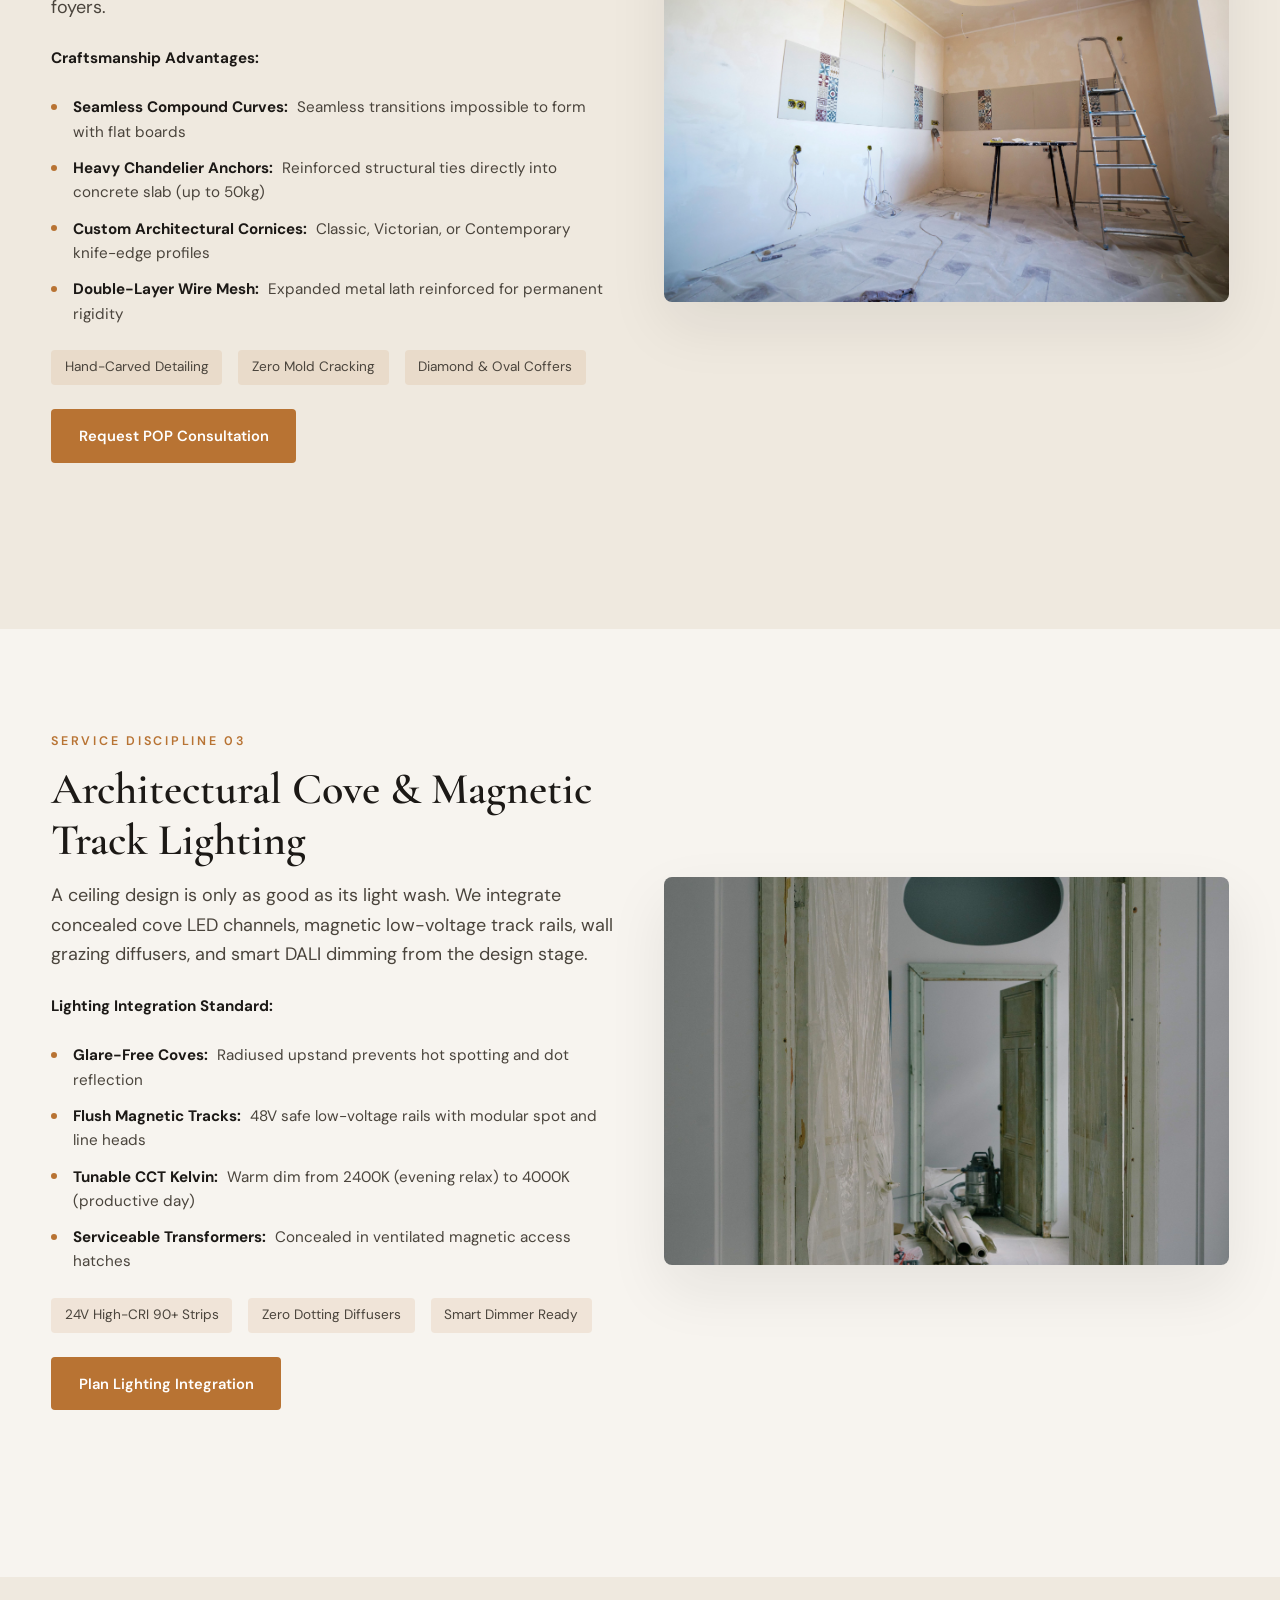
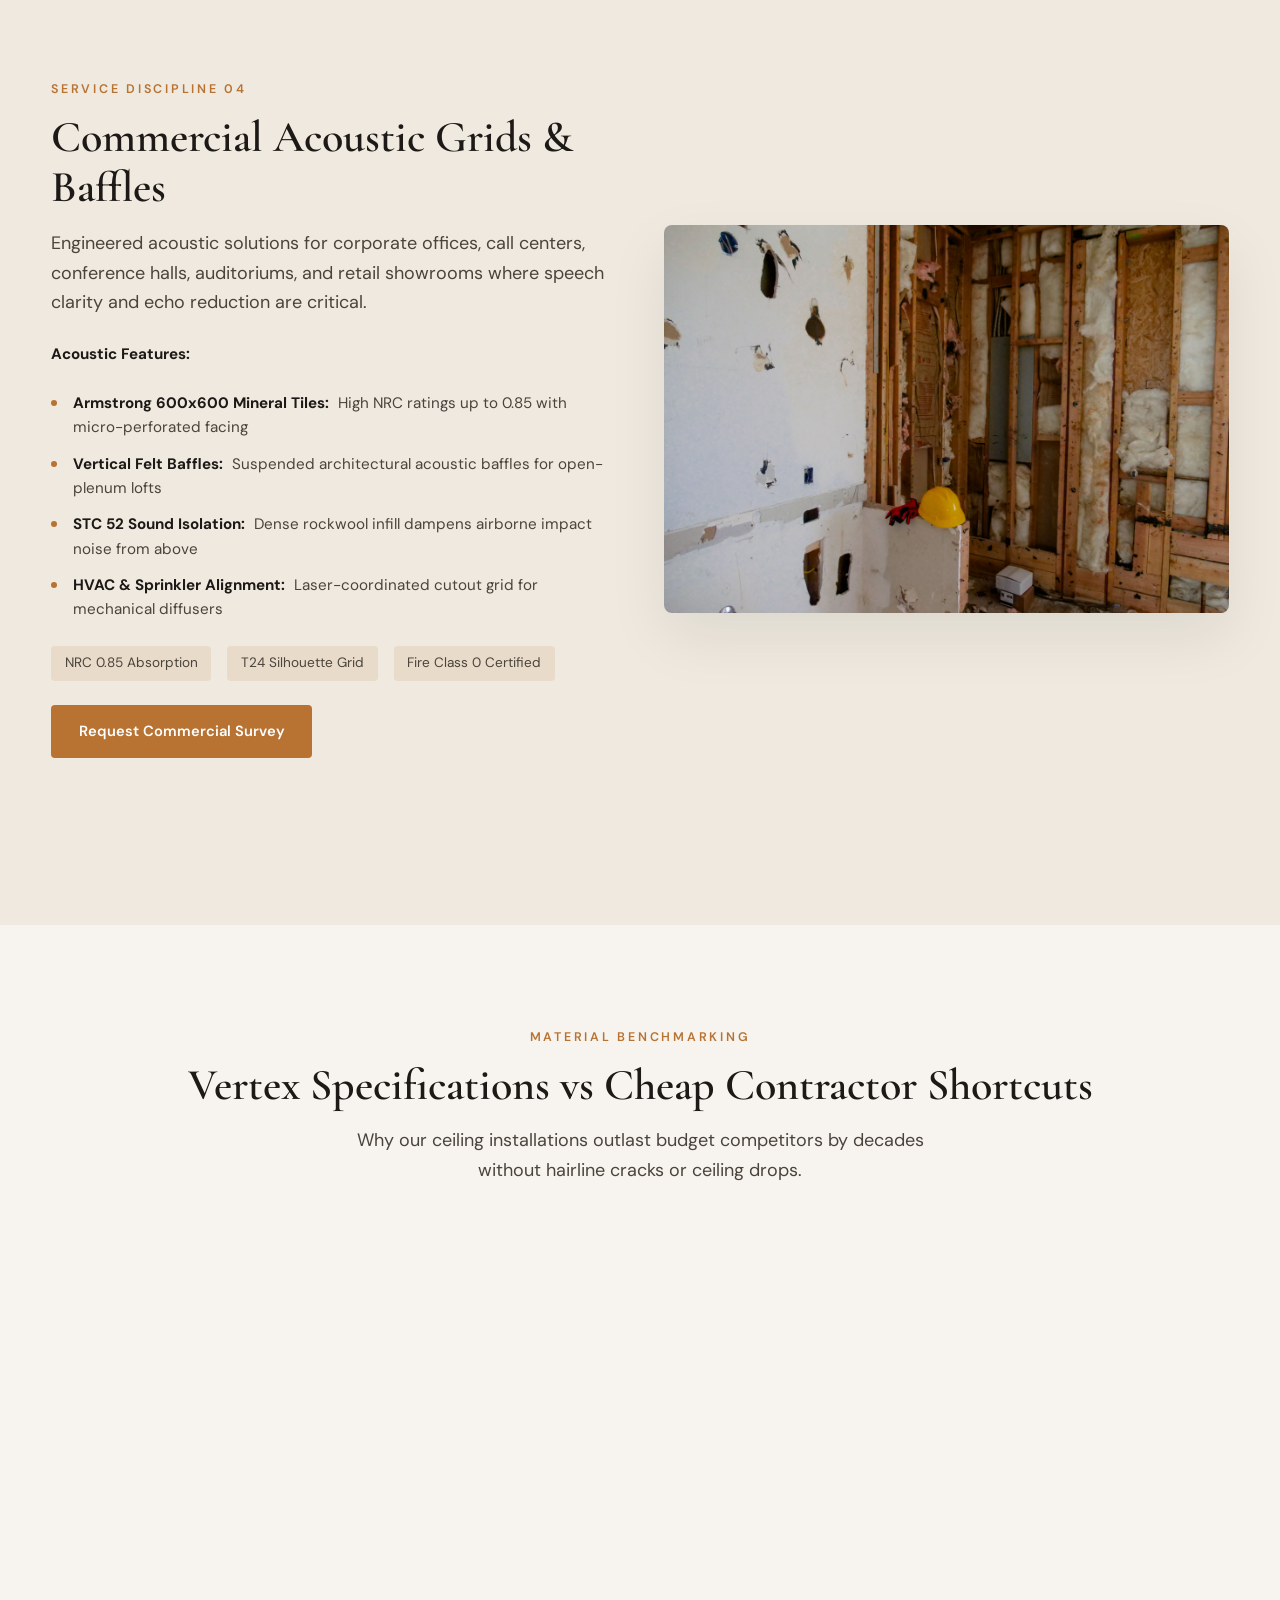
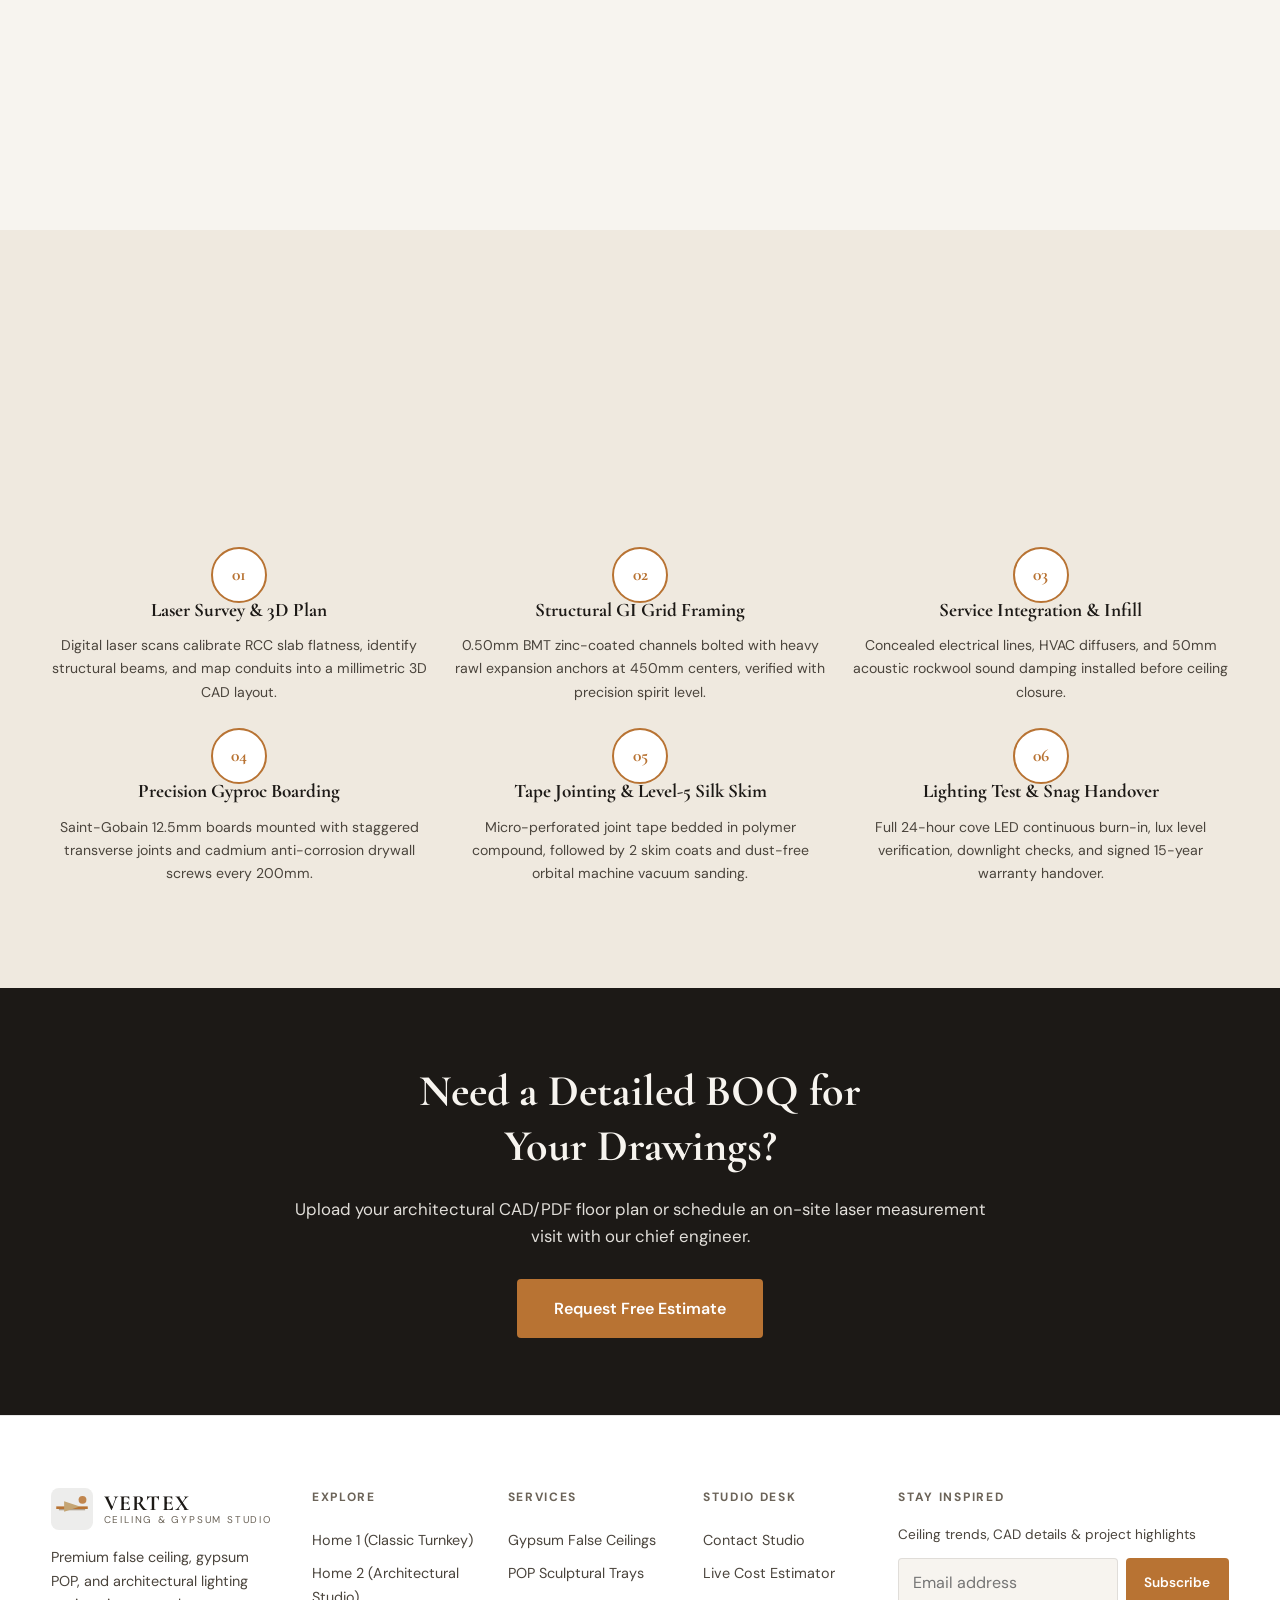
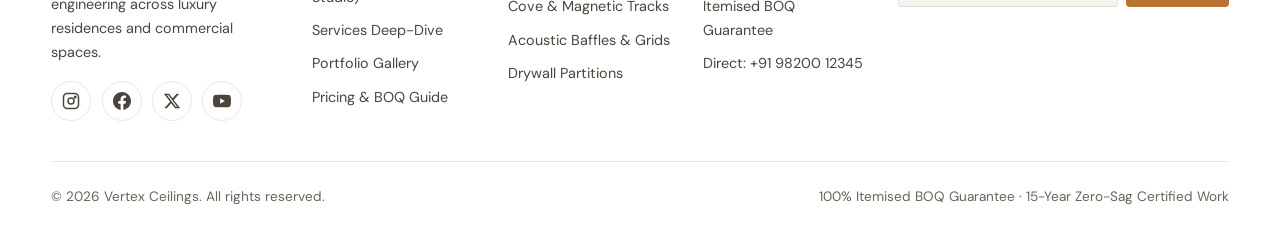
<file: services.html>
<!DOCTYPE html>
<html lang="en">
<head>
  <meta charset="UTF-8" />
  <meta name="viewport" content="width=device-width, initial-scale=1.0" />
  <meta name="description" content="Professional false ceiling, gypsum partitions, POP design, cove lighting and acoustic ceiling engineering services for homes and commercial spaces." />
  <title>Ceiling Services & Technical Engineering | VERTEX CEILINGS</title>
  <link rel="icon" href="favicon.svg" type="image/svg+xml" />
  <link rel="stylesheet" href="assets/css/style.css" />
</head>
<body class="has-topbar">
  <!-- Unique Top Announcement Micro-Bar -->
  <aside class="top-micro-bar" aria-label="Quick announcements and contact">
    <div class="top-bar-inner">
      <div class="top-bar-left">
        <span class="status-badge"><span class="status-dot"></span> Certified Gypsum &amp; POP Installation Specialists</span>
        <span style="opacity: 0.35;">|</span>
        <span class="top-bar-item" style="display: inline-flex; align-items: center; gap: 0.35rem;">
          <svg width="13" height="13" viewBox="0 0 24 24" fill="none" stroke="currentColor" stroke-width="2"><path d="M12 2v20M17 5H9.5a3.5 3.5 0 0 0 0 7h5a3.5 3.5 0 0 1 0 7H6"/></svg>
          15-Year Sag-Proof Warranty on All Framing
        </span>
      </div>
      <div class="top-bar-right">
        <a href="tel:+919820012345" class="top-bar-link">
          <svg width="13" height="13" viewBox="0 0 24 24" fill="none" stroke="currentColor" stroke-width="2"><path d="M22 16.92v3a2 2 0 0 1-2.18 2 19.79 19.79 0 0 1-8.63-3.07 19.5 19.5 0 0 1-6-6 19.79 19.79 0 0 1-3.07-8.67A2 2 0 0 1 4.11 2h3a2 2 0 0 1 2 1.72 12.84 12.84 0 0 0 .7 2.81 2 2 0 0 1-.45 2.11L8.09 9.91a16 16 0 0 0 6 6l1.27-1.27a2 2 0 0 1 2.11-.45 12.84 12.84 0 0 0 2.81.7A2 2 0 0 1 22 16.92z"/></svg>
          Direct Line: +91 98200 12345
        </a>
        <span style="opacity: 0.35;">|</span>
        <span class="top-bar-item">Mon–Sat: 9:00 AM – 8:00 PM</span>
      </div>
    </div>
  </aside>

  <!-- Unique Architectural Site Header -->
  <header class="site-header" role="banner">
    <div class="container nav-inner">
      <a href="index.html" class="logo" aria-label="Vertex Ceilings home">
        <svg viewBox="0 0 64 64" fill="none" aria-hidden="true"><rect width="64" height="64" rx="12" fill="currentColor" opacity=".08"/><path d="M8 28h48v4H8z" fill="#b87333"/><path d="M12 32h40v2H12z" fill="#8b7355" opacity=".6"/><path d="M20 20l24 8-24 8V20z" fill="#c4a574"/><circle cx="48" cy="18" r="6" fill="#b87333" opacity=".85"/></svg>
        <span class="logo-text"><span class="logo-name">VERTEX</span><span class="logo-tag">Ceiling & Gypsum Studio</span></span>
      </a>

      <nav class="nav-desktop" aria-label="Primary">
        <div class="nav-dropdown">
          <button type="button" class="nav-dropdown-btn" aria-expanded="false">
            Home
            <svg viewBox="0 0 24 24" fill="none" stroke="currentColor" stroke-width="2"><path d="M6 9l6 6 6-6"/></svg>
          </button>
          <div class="dropdown-menu">
            <a href="index.html" class="dropdown-item">
              <div>
                <div class="dropdown-item-title">Home 1 — Classic Turnkey</div>
                <div class="dropdown-item-desc">Residential Gypsum, POP Trays &amp; Interior Works</div>
              </div>
              <span class="dropdown-item-badge">Classic</span>
            </a>
            <a href="index-2.html" class="dropdown-item">
              <div>
                <div class="dropdown-item-title">Home 2 — Architectural Studio</div>
                <div class="dropdown-item-desc">Commercial Grids, Acoustic Tech &amp; Live Estimator</div>
              </div>
              <span class="dropdown-item-badge" style="background:#2563eb;">Modern</span>
            </a>
          </div>
        </div>
        <a href="services.html" class="active">Services</a>
        <a href="gallery.html">Gallery</a>
        <a href="pricing.html">Pricing Guide</a>
        <a href="contact.html">Contact</a>
      </nav>

      <div class="nav-actions">
        <button type="button" class="icon-btn" data-theme-toggle aria-label="Toggle dark/light theme" title="Toggle Theme"><span data-theme-icon><svg viewBox="0 0 24 24" fill="none" stroke="currentColor" stroke-width="2" stroke-linecap="round" stroke-linejoin="round" width="18" height="18" aria-hidden="true"><path d="M21 12.79A9 9 0 1 1 11.21 3 7 7 0 0 0 21 12.79z"/></svg></span></button>
        <button type="button" class="icon-btn" data-rtl-toggle aria-label="Toggle RTL / LTR text direction" title="Toggle RTL / LTR"><span data-rtl-icon><svg viewBox="0 0 24 24" fill="none" stroke="currentColor" stroke-width="2" stroke-linecap="round" stroke-linejoin="round" width="18" height="18" aria-hidden="true"><path d="M4 8h16M16 4l4 4-4 4"/><path d="M20 16H4M8 12l-4 4 4 4"/></svg></span></button>
        <button type="button" class="btn btn-primary btn-sm nav-cta-desktop" data-modal-open="estimate-modal">Free 3D Estimate</button>
        <button type="button" class="hamburger" aria-label="Open menu" aria-expanded="false"><span></span><span></span><span></span></button>
      </div>
    </div>
  </header>

  <div class="mobile-drawer" aria-hidden="true">
    <div class="drawer-backdrop"></div>
    <nav class="drawer-panel" aria-label="Mobile Navigation">
      <div class="drawer-header">
        <a href="index.html" class="logo" aria-label="Vertex Ceilings home">
          <svg viewBox="0 0 64 64" width="32" height="32" fill="none" aria-hidden="true"><rect width="64" height="64" rx="12" fill="currentColor" opacity=".08"/><path d="M8 28h48v4H8z" fill="#b87333"/><path d="M12 32h40v2H12z" fill="#8b7355" opacity=".6"/><path d="M20 20l24 8-24 8V20z" fill="#c4a574"/><circle cx="48" cy="18" r="6" fill="#b87333" opacity=".85"/></svg>
          <span class="logo-text"><span class="logo-name" style="font-size:1.15rem;">VERTEX</span></span>
        </a>
        <button type="button" class="drawer-close-btn" aria-label="Close navigation menu">&times;</button>
      </div>

      <div class="drawer-dropdown">
        <button type="button" class="drawer-dropdown-btn" aria-expanded="false">
          <span>Home Selection</span>
          <svg class="drawer-chevron" viewBox="0 0 24 24" fill="none" stroke="currentColor" stroke-width="2"><path d="M6 9l6 6 6-6"/></svg>
        </button>
        <div class="drawer-dropdown-menu">
          <a href="index.html" class="drawer-dropdown-item" data-nav>
            <span>Home 1 — Classic Turnkey</span>
            <span class="dropdown-item-badge">Classic</span>
          </a>
          <a href="index-2.html" class="drawer-dropdown-item" data-nav>
            <span>Home 2 — Architectural Studio</span>
            <span class="dropdown-item-badge" style="background:#2563eb;">Modern</span>
          </a>
        </div>
      </div>

      <a href="services.html" class="drawer-nav-link active" data-nav>Services</a>
      <a href="gallery.html" class="drawer-nav-link" data-nav>Gallery</a>
      <a href="pricing.html" class="drawer-nav-link" data-nav>Pricing Guide</a>
      <a href="contact.html" class="drawer-nav-link" data-nav>Contact</a>

      <div class="drawer-divider"></div>
      <div class="drawer-toggle-row" style="margin-bottom:0.75rem;">
        <button type="button" class="drawer-toggle-btn" data-theme-toggle aria-label="Toggle Theme">
          <span data-theme-icon></span>
          <span>Theme</span>
        </button>
        <button type="button" class="drawer-toggle-btn" data-rtl-toggle aria-label="Toggle RTL or LTR">
          <span data-rtl-icon></span>
          <span data-rtl-label>RTL</span>
        </button>
      </div>
      <button type="button" class="btn btn-primary" style="width:100%; justify-content:center; margin-bottom:0.5rem;" data-modal-open="estimate-modal">Free 3D Estimate</button>
      <a href="tel:+919820012345" class="drawer-link" style="color:var(--accent); font-weight:600; text-align:center;">📞 Call: +91 98200 12345</a>
    </nav>
  </div>

  <main>
    <!-- Page Hero with Quick Navigation Pills -->
    <section class="page-hero">
      <div class="page-hero-bg">
        <video autoplay muted loop playsinline poster="assets/IMAGE/1 (14).jpg">
          <source src="assets/V/6474185-uhd_3840_2160_25fps.mp4" type="video/mp4" />
          <img src="assets/IMAGE/1 (14).jpg" alt="Modern interior with layered gypsum false ceiling and cove lighting" width="1600" height="900" fetchpriority="high" />
        </video>
      </div>
      <div class="container">
        <p class="eyebrow">Comprehensive Capabilities</p>
        <h1 class="display-heading">Specialized Ceiling &amp; Gypsum Engineering</h1>
        <p class="section-lead">From seamless gypsum boards and sculptural POP trays to commercial acoustic baffles and concealed cove lighting — engineered with zero sag.</p>
        <div style="display:flex; flex-wrap:wrap; gap:0.5rem; margin-top:1.5rem;">
          <a href="#gypsum-ceilings" class="meta-pill" style="padding:0.4rem 0.85rem; font-size:0.82rem; background:rgba(255,255,255,0.15); color:#fff; border:1px solid rgba(255,255,255,0.25);">Gypsum False Ceilings</a>
          <a href="#pop-design" class="meta-pill" style="padding:0.4rem 0.85rem; font-size:0.82rem; background:rgba(255,255,255,0.15); color:#fff; border:1px solid rgba(255,255,255,0.25);">POP Sculptural Trays</a>
          <a href="#cove-lighting" class="meta-pill" style="padding:0.4rem 0.85rem; font-size:0.82rem; background:rgba(255,255,255,0.15); color:#fff; border:1px solid rgba(255,255,255,0.25);">Cove &amp; Magnetic Lighting</a>
          <a href="#acoustic-grids" class="meta-pill" style="padding:0.4rem 0.85rem; font-size:0.82rem; background:rgba(255,255,255,0.15); color:#fff; border:1px solid rgba(255,255,255,0.25);">Acoustic Grids &amp; Baffles</a>
          <a href="#partitions" class="meta-pill" style="padding:0.4rem 0.85rem; font-size:0.82rem; background:rgba(255,255,255,0.15); color:#fff; border:1px solid rgba(255,255,255,0.25);">Gypsum Partitions &amp; Mouldings</a>
        </div>
      </div>
    </section>

    <!-- UNIQUE SERVICE DEEP-DIVE SECTION 01: Gypsum False Ceilings -->
    <section class="section" id="gypsum-ceilings">
      <div class="container">
        <div class="service-hero-block reveal">
          <div>
            <p class="eyebrow">Service Discipline 01</p>
            <h2 class="section-heading">Gypsum Board False Ceilings</h2>
            <p class="section-lead">Drywall false ceiling systems installed using genuine Saint-Gobain Gyproc 12.5mm boards and heavy-gauge galvanized framing. Ideal for living rooms, master bedrooms, and commercial offices.</p>
            <div style="margin: 1.5rem 0;">
              <h4 style="font-size:0.95rem; margin-bottom:0.6rem;">Key Engineering Specifications:</h4>
              <ul class="about-list">
                <li><strong>Framing Gauge:</strong> 0.50mm BMT zinc-coated galvanized steel channels</li>
                <li><strong>Board Options:</strong> Standard Regular, Moisture-Resistant (MR), and Fire-Rated (FR)</li>
                <li><strong>Minimum Drop:</strong> 75mm (Plain Level) to 125mm (Stepped Cove)</li>
                <li><strong>Fasteners:</strong> Corrosion-resistant cadmium drywall screws every 200mm</li>
              </ul>
            </div>
            <div class="service-meta">
              <span>Turnaround: 5–8 days</span>
              <span>15-Year Sag Warranty</span>
              <span>Level-5 Silk Finish</span>
            </div>
            <button type="button" class="btn btn-primary" style="margin-top:1.5rem;" data-modal-open="estimate-modal">Request Gypsum Quote</button>
          </div>
          <div class="service-hero-image">
            <img src="assets/IMAGE/1 (6).jpg" alt="Drywall craftsman orbital vacuum sanding a green gypsum board false ceiling" loading="lazy" width="1000" height="688" />
          </div>
        </div>
      </div>
    </section>

    <!-- UNIQUE SERVICE DEEP-DIVE SECTION 02: POP Sculptural Design -->
    <section class="section" id="pop-design" style="background: var(--bg-secondary);">
      <div class="container">
        <div class="service-hero-block reveal">
          <div>
            <p class="eyebrow">Service Discipline 02</p>
            <h2 class="section-heading">Handcrafted POP Plaster Sculptures &amp; Domes</h2>
            <p class="section-lead">Master craftsmen sculpting freeform curves, diamond coffers, intricate cornices, and chandelier medallions using fine Plaster of Paris (POP). Ideal for dining pavilions, villas, and grand entrance foyers.</p>
            <div style="margin: 1.5rem 0;">
              <h4 style="font-size:0.95rem; margin-bottom:0.6rem;">Craftsmanship Advantages:</h4>
              <ul class="about-list">
                <li><strong>Seamless Compound Curves:</strong> Seamless transitions impossible to form with flat boards</li>
                <li><strong>Heavy Chandelier Anchors:</strong> Reinforced structural ties directly into concrete slab (up to 50kg)</li>
                <li><strong>Custom Architectural Cornices:</strong> Classic, Victorian, or Contemporary knife-edge profiles</li>
                <li><strong>Double-Layer Wire Mesh:</strong> Expanded metal lath reinforced for permanent rigidity</li>
              </ul>
            </div>
            <div class="service-meta">
              <span>Hand-Carved Detailing</span>
              <span>Zero Mold Cracking</span>
              <span>Diamond &amp; Oval Coffers</span>
            </div>
            <button type="button" class="btn btn-primary" style="margin-top:1.5rem;" data-modal-open="estimate-modal">Request POP Consultation</button>
          </div>
          <div class="service-hero-image">
            <img src="assets/IMAGE/1 (14).jpg" alt="Turnkey interior curved wave false ceiling with light drop wiring" loading="lazy" width="1000" height="688" />
          </div>
        </div>
      </div>
    </section>

    <!-- UNIQUE SERVICE DEEP-DIVE SECTION 03: Cove & Profile Lighting Integration -->
    <section class="section" id="cove-lighting">
      <div class="container">
        <div class="service-hero-block reveal">
          <div>
            <p class="eyebrow">Service Discipline 03</p>
            <h2 class="section-heading">Architectural Cove &amp; Magnetic Track Lighting</h2>
            <p class="section-lead">A ceiling design is only as good as its light wash. We integrate concealed cove LED channels, magnetic low-voltage track rails, wall grazing diffusers, and smart DALI dimming from the design stage.</p>
            <div style="margin: 1.5rem 0;">
              <h4 style="font-size:0.95rem; margin-bottom:0.6rem;">Lighting Integration Standard:</h4>
              <ul class="about-list">
                <li><strong>Glare-Free Coves:</strong> Radiused upstand prevents hot spotting and dot reflection</li>
                <li><strong>Flush Magnetic Tracks:</strong> 48V safe low-voltage rails with modular spot and line heads</li>
                <li><strong>Tunable CCT Kelvin:</strong> Warm dim from 2400K (evening relax) to 4000K (productive day)</li>
                <li><strong>Serviceable Transformers:</strong> Concealed in ventilated magnetic access hatches</li>
              </ul>
            </div>
            <div class="service-meta">
              <span>24V High-CRI 90+ Strips</span>
              <span>Zero Dotting Diffusers</span>
              <span>Smart Dimmer Ready</span>
            </div>
            <button type="button" class="btn btn-primary" style="margin-top:1.5rem;" data-modal-open="estimate-modal">Plan Lighting Integration</button>
          </div>
          <div class="service-hero-image">
            <img src="assets/IMAGE/1 (24).jpg" alt="Interior hallway with curved ceiling cutout and concealed electrical fixture routing" loading="lazy" width="1000" height="688" />
          </div>
        </div>
      </div>
    </section>

    <!-- UNIQUE SERVICE DEEP-DIVE SECTION 04: Acoustic Ceilings & Baffles -->
    <section class="section" id="acoustic-grids" style="background: var(--bg-secondary);">
      <div class="container">
        <div class="service-hero-block reveal">
          <div>
            <p class="eyebrow">Service Discipline 04</p>
            <h2 class="section-heading">Commercial Acoustic Grids &amp; Baffles</h2>
            <p class="section-lead">Engineered acoustic solutions for corporate offices, call centers, conference halls, auditoriums, and retail showrooms where speech clarity and echo reduction are critical.</p>
            <div style="margin: 1.5rem 0;">
              <h4 style="font-size:0.95rem; margin-bottom:0.6rem;">Acoustic Features:</h4>
              <ul class="about-list">
                <li><strong>Armstrong 600x600 Mineral Tiles:</strong> High NRC ratings up to 0.85 with micro-perforated facing</li>
                <li><strong>Vertical Felt Baffles:</strong> Suspended architectural acoustic baffles for open-plenum lofts</li>
                <li><strong>STC 52 Sound Isolation:</strong> Dense rockwool infill dampens airborne impact noise from above</li>
                <li><strong>HVAC &amp; Sprinkler Alignment:</strong> Laser-coordinated cutout grid for mechanical diffusers</li>
              </ul>
            </div>
            <div class="service-meta">
              <span>NRC 0.85 Absorption</span>
              <span>T24 Silhouette Grid</span>
              <span>Fire Class 0 Certified</span>
            </div>
            <button type="button" class="btn btn-primary" style="margin-top:1.5rem;" data-modal-open="estimate-modal">Request Commercial Survey</button>
          </div>
          <div class="service-hero-image">
            <img src="assets/IMAGE/1 (23).jpg" alt="Acoustic mineral fiber soundproofing insulation batt installed above ceiling steel framing grid" loading="lazy" width="1000" height="688" />
          </div>
        </div>
      </div>
    </section>

    <!-- UNIQUE SECTION: Material Benchmark Comparison Table -->
    <section class="section" id="specifications">
      <div class="container">
        <div class="section-header center reveal">
          <p class="eyebrow">Material Benchmarking</p>
          <h2 class="section-heading">Vertex Specifications vs Cheap Contractor Shortcuts</h2>
          <p class="section-lead">Why our ceiling installations outlast budget competitors by decades without hairline cracks or ceiling drops.</p>
        </div>

        <div class="pricing-table-wrap reveal">
          <table class="tech-spec-table">
            <thead>
              <tr>
                <th scope="col">Installation Component</th>
                <th scope="col" style="color:var(--accent);">Vertex Commercial Grade</th>
                <th scope="col">Unbranded Contractor Shortcut</th>
                <th scope="col">Risk Avoided</th>
              </tr>
            </thead>
            <tbody>
              <tr>
                <td><strong>Metal Ceiling Section</strong></td>
                <td>0.50mm BMT Hot-Dip Galvanized GI</td>
                <td>0.28mm–0.32mm Local Sheet Metal</td>
                <td>Ceiling sagging &amp; vibration flexing</td>
              </tr>
              <tr>
                <td><strong>Ceiling Board</strong></td>
                <td>Saint-Gobain Gyproc 12.5mm Tapered</td>
                <td>9.5mm Sub-standard Drywall</td>
                <td>Board fracture &amp; visible seam waves</td>
              </tr>
              <tr>
                <td><strong>Joint Seam Reinforcement</strong></td>
                <td>Cross-Fiber Paper Tape + Polymer Mud</td>
                <td>Self-Adhesive Fiberglass Mesh Tape</td>
                <td>Seam splitting during weather shifts</td>
              </tr>
              <tr>
                <td><strong>Soffit Fasteners</strong></td>
                <td>Heavy-Duty Metallic Rawl Expansion Bolts</td>
                <td>Plastic Roll Plugs / Wooden Pegs</td>
                <td>Catastrophic ceiling detachment</td>
              </tr>
              <tr>
                <td><strong>Perimeter Support</strong></td>
                <td>Continuous L-Angle with Rawl Anchor</td>
                <td>Direct edge screw without perimeter support</td>
                <td>Corner cracks along entire room perimeter</td>
              </tr>
              <tr>
                <td><strong>Wet Area Boarding</strong></td>
                <td>Moisture Resistant (MR) Green Gyproc</td>
                <td>Ordinary Gypsum Board painted over</td>
                <td>Water absorption, mold rot &amp; peeling</td>
              </tr>
            </tbody>
          </table>
        </div>
      </div>
    </section>

    <!-- UNIQUE SECTION: 6-Phase Installation Process Roadmap (3x2 Grid) -->
    <section class="section" style="background: var(--bg-secondary);">
      <div class="container">
        <div class="section-header center reveal">
          <p class="eyebrow">Execution Methodology</p>
          <h2 class="section-heading">Our 6-Phase Installation Roadmap</h2>
          <p class="section-lead">Every project is managed with rigorous stage-gate inspections from survey to final snag handover.</p>
        </div>

        <div class="roadmap-grid-3x2 reveal">
          <div class="process-step">
            <span class="step-num">01</span>
            <h3>Laser Survey &amp; 3D Plan</h3>
            <p>Digital laser scans calibrate RCC slab flatness, identify structural beams, and map conduits into a millimetric 3D CAD layout.</p>
          </div>
          <div class="process-step">
            <span class="step-num">02</span>
            <h3>Structural GI Grid Framing</h3>
            <p>0.50mm BMT zinc-coated channels bolted with heavy rawl expansion anchors at 450mm centers, verified with precision spirit level.</p>
          </div>
          <div class="process-step">
            <span class="step-num">03</span>
            <h3>Service Integration &amp; Infill</h3>
            <p>Concealed electrical lines, HVAC diffusers, and 50mm acoustic rockwool sound damping installed before ceiling closure.</p>
          </div>
          <div class="process-step">
            <span class="step-num">04</span>
            <h3>Precision Gyproc Boarding</h3>
            <p>Saint-Gobain 12.5mm boards mounted with staggered transverse joints and cadmium anti-corrosion drywall screws every 200mm.</p>
          </div>
          <div class="process-step">
            <span class="step-num">05</span>
            <h3>Tape Jointing &amp; Level-5 Silk Skim</h3>
            <p>Micro-perforated joint tape bedded in polymer compound, followed by 2 skim coats and dust-free orbital machine vacuum sanding.</p>
          </div>
          <div class="process-step">
            <span class="step-num">06</span>
            <h3>Lighting Test &amp; Snag Handover</h3>
            <p>Full 24-hour cove LED continuous burn-in, lux level verification, downlight checks, and signed 15-year warranty handover.</p>
          </div>
        </div>
      </div>
    </section>

    <!-- Call to Action Banner -->
    <section class="cta-band">
      <div class="container cta-band-inner reveal">
        <h2>Need a Detailed BOQ for Your Drawings?</h2>
        <p>Upload your architectural CAD/PDF floor plan or schedule an on-site laser measurement visit with our chief engineer.</p>
        <button type="button" class="btn btn-primary" data-modal-open="estimate-modal">Request Free Estimate</button>
      </div>
    </section>
  </main>

  <!-- Site Footer -->
  <footer class="site-footer">
    <div class="container footer-grid">
      <div class="footer-brand">
        <a href="index.html" class="logo" aria-label="Vertex Ceilings home">
          <svg viewBox="0 0 64 64" width="40" height="40" fill="none" aria-hidden="true"><rect width="64" height="64" rx="12" fill="currentColor" opacity=".08"/><path d="M8 28h48v4H8z" fill="#b87333"/><path d="M12 32h40v2H12z" fill="#8b7355" opacity=".6"/><path d="M20 20l24 8-24 8V20z" fill="#c4a574"/><circle cx="48" cy="18" r="6" fill="#b87333" opacity=".85"/></svg>
          <span class="logo-text"><span class="logo-name">VERTEX</span><span class="logo-tag">Ceiling &amp; Gypsum Studio</span></span>
        </a>
        <p>Premium false ceiling, gypsum POP, and architectural lighting engineering across luxury residences and commercial spaces.</p>
        <div class="social-row">
          <a href="#" class="social-link" aria-label="Instagram"><svg width="18" height="18" viewBox="0 0 24 24" fill="none" stroke="currentColor" stroke-width="2"><rect x="2" y="2" width="20" height="20" rx="5"/><circle cx="12" cy="12" r="4"/><circle cx="17.5" cy="6.5" r="1" fill="currentColor"/></svg></a>
          <a href="#" class="social-link" aria-label="Facebook"><svg width="18" height="18" viewBox="0 0 24 24" fill="currentColor"><path d="M24 12.073c0-6.627-5.373-12-12-12s-12 5.373-12 12c0 5.99 4.388 10.954 10.125 11.854v-8.385H7.078v-3.47h3.047V9.43c0-3.007 1.792-4.669 4.533-4.669 1.312 0 2.686.235 2.686.235v2.953H15.83c-1.491 0-1.956.925-1.956 1.874v2.25h3.328l-.532 3.47h-2.796v8.385C19.612 23.027 24 18.062 24 12.073z"/></svg></a>
          <a href="#" class="social-link" aria-label="X"><svg width="18" height="18" viewBox="0 0 24 24" fill="currentColor"><path d="M18.244 2.25h3.308l-7.227 8.26 8.502 11.24H16.17l-5.214-6.817L4.99 21.75H1.68l7.73-8.835L1.254 2.25H8.08l4.713 6.231zm-1.161 17.52h1.833L7.084 4.126H5.117z"/></svg></a>
          <a href="#" class="social-link" aria-label="YouTube"><svg width="18" height="18" viewBox="0 0 24 24" fill="currentColor"><path d="M23.498 6.186a3.016 3.016 0 0 0-2.122-2.136C19.505 3.545 12 3.545 12 3.545s-7.505 0-9.377.505A3.017 3.017 0 0 0 .502 6.186C0 8.07 0 12 0 12s0 3.93.502 5.814a3.016 3.016 0 0 0 2.122 2.136c1.871.505 9.376.505 9.376.505s7.505 0 9.377-.505a3.015 3.015 0 0 0 2.122-2.136C24 15.93 24 12 24 12s0-3.93-.502-5.814zM9.545 15.568V8.432L15.818 12l-6.273 3.568z"/></svg></a>
        </div>
      </div>
      <div class="footer-col">
        <h4>Explore</h4>
        <a href="index.html">Home 1 (Classic Turnkey)</a>
        <a href="index-2.html">Home 2 (Architectural Studio)</a>
        <a href="services.html">Services Deep-Dive</a>
        <a href="gallery.html">Portfolio Gallery</a>
        <a href="pricing.html">Pricing &amp; BOQ Guide</a>
      </div>
      <div class="footer-col">
        <h4>Services</h4>
        <a href="services.html#gypsum-ceilings">Gypsum False Ceilings</a>
        <a href="services.html#pop-design">POP Sculptural Trays</a>
        <a href="services.html#cove-lighting">Cove &amp; Magnetic Tracks</a>
        <a href="services.html#acoustic-grids">Acoustic Baffles &amp; Grids</a>
        <a href="services.html#partitions">Drywall Partitions</a>
      </div>
      <div class="footer-col">
        <h4>Studio Desk</h4>
        <a href="contact.html">Contact Studio</a>
        <a href="pricing.html#calculator">Live Cost Estimator</a>
        <a href="pricing.html#boq">Itemised BOQ Guarantee</a>
        <a href="tel:+919820012345">Direct: +91 98200 12345</a>
      </div>
      <div class="footer-col">
        <h4>Stay Inspired</h4>
        <p style="font-size:.85rem;color:var(--text-secondary);">Ceiling trends, CAD details &amp; project highlights</p>
        <form class="newsletter-form">
          <input type="email" placeholder="Email address" aria-label="Email for newsletter" required />
          <button type="submit" class="btn btn-primary btn-sm">Subscribe</button>
        </form>
        <p class="newsletter-msg" style="font-size:.8rem;margin-top:.5rem;"></p>
      </div>
    </div>
    <div class="container footer-bottom">
      <span>&copy; 2026 Vertex Ceilings. All rights reserved.</span>
      <span>100% Itemised BOQ Guarantee · 15-Year Zero-Sag Certified Work</span>
    </div>
  </footer>

  <button type="button" class="back-to-top" id="back-to-top" aria-label="Back to top" title="Back to top">
    <svg viewBox="0 0 24 24" fill="none" stroke="currentColor" stroke-width="2.5"><path d="M18 15l-6-6-6 6"/></svg>
  </button>

  <!-- Free Estimate Modal -->
  <div class="modal" id="estimate-modal" role="dialog" aria-labelledby="estimate-title" aria-hidden="true">
    <div class="modal-backdrop"></div>
    <div class="modal-panel">
      <button type="button" class="modal-close" aria-label="Close">&times;</button>
      <h2 id="estimate-title">Free Estimate Request</h2>
      <p>Tell us about your project scope — our site engineer contacts you within 24 hours.</p>
      <form data-validate data-success-message="Estimate request received. Our team will contact you shortly.">
        <div class="form-success" role="status"></div>
        <div class="form-group"><label for="srv-name">Full Name</label><input id="srv-name" name="name" type="text" required autocomplete="name" /></div>
        <div class="form-group"><label for="srv-email">Email</label><input id="srv-email" name="email" type="email" required autocomplete="email" /></div>
        <div class="form-group"><label for="srv-phone">Phone</label><input id="srv-phone" name="phone" type="tel" required autocomplete="tel" /></div>
        <div class="form-group">
          <label for="srv-service">Required Service</label>
          <select id="srv-service" name="service" required>
            <option value="">Select service</option>
            <option>Gypsum False Ceiling</option>
            <option>POP Sculptural Tray</option>
            <option>Cove &amp; Magnetic Track Lighting</option>
            <option>Acoustic Grid Ceilings</option>
            <option>Full Turnkey Interior</option>
          </select>
        </div>
        <div class="form-group"><label for="srv-area">Approx. Area (sq.ft.)</label><input id="srv-area" name="area" type="text" placeholder="e.g. 750" /></div>
        <button type="submit" class="btn btn-primary" style="width:100%;">Submit Request</button>
      </form>
    </div>
  </div>

  <script src="assets/js/main.js"></script>
</body>
</html>
</file>
<file: assets/css/style.css>
/* VERTEX CEILINGS — Design System */
@import url('https://fonts.googleapis.com/css2?family=Cormorant+Garamond:ital,wght@0,500;0,600;0,700;1,500&family=DM+Sans:ital,opsz,wght@0,9..40,400;0,9..40,500;0,9..40,600;0,9..40,700;1,9..40,400&display=swap');

:root {
  --bg-primary: #f7f4ef;
  --bg-secondary: #efe9df;
  --bg-elevated: #ffffff;
  --text-primary: #1c1916;
  --text-secondary: #4a443c;
  --text-muted: #6b6358;
  --accent: #b87333;
  --accent-soft: rgba(184, 115, 51, 0.12);
  --accent-hover: #9a5f28;
  --border: rgba(28, 25, 22, 0.1);
  --shadow: 0 24px 60px rgba(28, 25, 22, 0.08);
  --shadow-soft: 0 8px 32px rgba(28, 25, 22, 0.06);
  --hero-overlay: linear-gradient(105deg, rgba(15, 14, 12, 0.88) 0%, rgba(15, 14, 12, 0.45) 55%, rgba(15, 14, 12, 0.25) 100%);
  --font-display: 'Cormorant Garamond', Georgia, serif;
  --font-body: 'DM Sans', system-ui, sans-serif;
  --nav-height: 76px;
  --radius: 4px;
  --radius-lg: 8px;
  --transition: 0.35s cubic-bezier(0.4, 0, 0.2, 1);
}

[data-theme='dark'] {
  --bg-primary: #141312;
  --bg-secondary: #1c1a18;
  --bg-elevated: #222019;
  --text-primary: #f5f0e8;
  --text-secondary: #d4cdc2;
  --text-muted: #a89f92;
  --accent: #d4a574;
  --accent-soft: rgba(212, 165, 116, 0.15);
  --accent-hover: #e8bc8a;
  --border: rgba(245, 240, 232, 0.12);
  --shadow: 0 24px 60px rgba(0, 0, 0, 0.45);
  --shadow-soft: 0 8px 32px rgba(0, 0, 0, 0.35);
  --hero-overlay: linear-gradient(105deg, rgba(8, 7, 6, 0.92) 0%, rgba(8, 7, 6, 0.55) 55%, rgba(8, 7, 6, 0.35) 100%);
}

*,
*::before,
*::after {
  box-sizing: border-box;
  margin: 0;
  padding: 0;
}

html {
  scroll-behavior: smooth;
}

body {
  font-family: var(--font-body);
  background: var(--bg-primary);
  color: var(--text-primary);
  line-height: 1.65;
  overflow-x: hidden;
  transition: background var(--transition), color var(--transition);
}

img {
  max-width: 100%;
  height: auto;
  display: block;
}

a {
  color: inherit;
  text-decoration: none;
}

ul {
  list-style: none;
}

button,
input,
select,
textarea {
  font: inherit;
  color: inherit;
}

.container {
  width: min(1200px, 92vw);
  margin-inline: auto;
}

.container-wide {
  width: min(1400px, 94vw);
  margin-inline: auto;
}

.eyebrow {
  font-size: clamp(0.7rem, 1.5vw, 0.78rem);
  letter-spacing: 0.22em;
  text-transform: uppercase;
  color: var(--accent);
  font-weight: 600;
  margin-bottom: 0.75rem;
}

.display-heading {
  font-family: var(--font-display);
  font-weight: 600;
  line-height: 1.12;
  font-size: clamp(2.25rem, 5vw, 3.75rem);
  letter-spacing: -0.02em;
}

.section-heading {
  font-family: var(--font-display);
  font-size: clamp(1.85rem, 4vw, 2.75rem);
  font-weight: 600;
  line-height: 1.15;
  margin-bottom: 1rem;
}

.section-lead {
  color: var(--text-secondary);
  font-size: clamp(1rem, 2vw, 1.125rem);
  max-width: 52ch;
}

.section {
  padding: clamp(4rem, 8vw, 7rem) 0;
}

.section-header {
  margin-bottom: clamp(2.5rem, 5vw, 3.5rem);
}

.section-header.center {
  text-align: center;
  margin-inline: auto;
}

.section-header.center .section-lead {
  margin-inline: auto;
}

/* Buttons */
.btn {
  display: inline-flex;
  align-items: center;
  justify-content: center;
  gap: 0.5rem;
  padding: 0.85rem 1.65rem;
  border-radius: var(--radius);
  font-weight: 600;
  font-size: 0.92rem;
  border: 1px solid transparent;
  cursor: pointer;
  transition: transform 0.25s ease, background var(--transition), border-color var(--transition), box-shadow var(--transition);
}

.btn:focus-visible {
  outline: 2px solid var(--accent);
  outline-offset: 3px;
}

.btn-primary {
  background: var(--accent);
  color: #fff;
}

[data-theme='dark'] .btn-primary {
  color: #1c1916;
}

.btn-primary:hover {
  background: var(--accent-hover);
  transform: translateY(-2px);
  box-shadow: var(--shadow-soft);
}

.btn-outline {
  background: transparent;
  border-color: var(--border);
  color: var(--text-primary);
}

.btn-outline:hover {
  border-color: var(--accent);
  color: var(--accent);
}

.btn-ghost {
  background: rgba(255, 255, 255, 0.08);
  border: 1px solid rgba(255, 255, 255, 0.25);
  color: #fff;
  backdrop-filter: blur(8px);
}

.btn-ghost:hover {
  background: rgba(255, 255, 255, 0.15);
}

.btn-sm {
  padding: 0.55rem 1.1rem;
  font-size: 0.85rem;
}

/* Navbar */
.site-header {
  position: fixed;
  top: 0;
  left: 0;
  right: 0;
  z-index: 1000;
  height: var(--nav-height);
  background: color-mix(in srgb, var(--bg-elevated) 92%, transparent);
  backdrop-filter: blur(16px);
  -webkit-backdrop-filter: blur(16px);
  border-bottom: 1px solid var(--border);
  transition: background var(--transition), box-shadow var(--transition), backdrop-filter var(--transition);
}

.site-header.scrolled {
  background: color-mix(in srgb, var(--bg-elevated) 98%, transparent);
  box-shadow: var(--shadow-soft);
}

.nav-inner {
  height: 100%;
  display: flex;
  align-items: center;
  justify-content: space-between;
  gap: 1rem;
}

.logo {
  display: flex;
  align-items: center;
  gap: 0.65rem;
  flex-shrink: 0;
}

.logo svg {
  width: 42px;
  height: 42px;
}

.logo-text {
  display: flex;
  flex-direction: column;
  line-height: 1.1;
}

.logo-name {
  font-family: var(--font-display);
  font-size: 1.35rem;
  font-weight: 700;
  letter-spacing: 0.06em;
}

.logo-tag {
  font-size: 0.62rem;
  letter-spacing: 0.18em;
  text-transform: uppercase;
  color: var(--text-muted);
}

.nav-desktop {
  display: flex;
  align-items: center;
  gap: 0.25rem;
}

.nav-desktop a {
  padding: 0.5rem 0.85rem;
  font-size: 0.88rem;
  font-weight: 500;
  color: var(--text-secondary);
  border-radius: var(--radius);
  position: relative;
  transition: color var(--transition);
}

.nav-desktop a:hover,
.nav-desktop a.active {
  color: var(--text-primary);
}

.nav-desktop a.active::after {
  content: '';
  position: absolute;
  bottom: 0.15rem;
  left: 50%;
  transform: translateX(-50%);
  width: 4px;
  height: 4px;
  border-radius: 50%;
  background: var(--accent);
}

.nav-actions {
  display: flex;
  align-items: center;
  gap: 0.5rem;
}

.icon-btn {
  width: 38px;
  height: 38px;
  border: 1px solid var(--border);
  border-radius: 4px;
  background: var(--bg-elevated);
  cursor: pointer;
  display: inline-flex;
  align-items: center;
  justify-content: center;
  padding: 0;
  color: var(--text-primary);
  transition: all var(--transition);
  flex-shrink: 0;
}

.icon-btn:hover {
  border-color: var(--accent);
  color: var(--accent);
  background: var(--accent-soft);
}

.icon-btn.active {
  border-color: var(--accent);
  color: var(--accent);
}

.icon-btn svg {
  width: 18px;
  height: 18px;
  display: block;
}

[data-theme='dark'] .icon-btn {
  border-color: rgba(255, 255, 255, 0.18);
  background: rgba(255, 255, 255, 0.05);
}

[data-theme='dark'] .icon-btn:hover {
  border-color: var(--accent);
  background: rgba(184, 115, 51, 0.15);
}

.nav-cta {
  display: none;
}

.nav-cta-desktop {
  width: auto !important;
  height: 40px !important;
  display: inline-flex !important;
  align-items: center !important;
  justify-content: center !important;
  padding: 0.55rem 1.25rem !important;
  white-space: nowrap !important;
  border-radius: var(--radius) !important;
  background: var(--accent) !important;
  color: #fff !important;
  font-weight: 600 !important;
  box-shadow: none !important;
}

[data-theme='dark'] .nav-cta-desktop {
  color: #1c1916 !important;
}

.hamburger {
  display: none;
  width: 44px;
  height: 44px;
  border: 1px solid var(--border);
  border-radius: var(--radius);
  background: var(--bg-elevated);
  cursor: pointer;
  flex-direction: column;
  align-items: center;
  justify-content: center;
  gap: 5px;
}

.hamburger span {
  width: 20px;
  height: 2px;
  background: var(--text-primary);
  transition: transform var(--transition), opacity var(--transition);
}

.hamburger.open span:nth-child(1) {
  transform: translateY(7px) rotate(45deg);
}

.hamburger.open span:nth-child(2) {
  opacity: 0;
}

.hamburger.open span:nth-child(3) {
  transform: translateY(-7px) rotate(-45deg);
}

.mobile-drawer {
  position: fixed;
  inset: 0;
  z-index: 1100;
  pointer-events: none;
  visibility: hidden;
}

.mobile-drawer.open {
  pointer-events: auto;
  visibility: visible;
}

.drawer-backdrop {
  position: absolute;
  inset: 0;
  background: rgba(0, 0, 0, 0.5);
  opacity: 0;
  transition: opacity var(--transition);
}

.mobile-drawer.open .drawer-backdrop {
  opacity: 1;
}

.drawer-panel {
  position: absolute;
  top: 0;
  bottom: 0;
  left: 0;
  width: min(340px, 88vw);
  background: var(--bg-elevated);
  box-shadow: var(--shadow);
  padding: 1.25rem 1.35rem 2rem;
  display: flex;
  flex-direction: column;
  gap: 0.35rem;
  transform: translateX(-100%);
  transition: transform var(--transition);
  overflow-y: auto;
  -webkit-overflow-scrolling: touch;
}

[dir='rtl'] .drawer-panel {
  transform: translateX(100%);
  left: auto;
  right: 0;
}

.mobile-drawer.open .drawer-panel {
  transform: translateX(0);
}

.drawer-header {
  display: flex;
  align-items: center;
  justify-content: space-between;
  padding-bottom: 0.85rem;
  margin-bottom: 0.65rem;
  border-bottom: 1px solid var(--border);
}

.drawer-header .logo {
  gap: 0.5rem;
}

.drawer-close-btn {
  width: 36px;
  height: 36px;
  border-radius: 50%;
  border: 1px solid var(--border);
  background: var(--bg-secondary);
  color: var(--text-primary);
  display: inline-flex;
  align-items: center;
  justify-content: center;
  font-size: 1.5rem;
  line-height: 1;
  cursor: pointer;
  transition: all var(--transition);
  padding: 0;
}

.drawer-close-btn:hover {
  background: var(--accent);
  color: #fff;
  border-color: var(--accent);
}

/* Drawer Dropdown for Home Page */
.drawer-dropdown {
  display: flex;
  flex-direction: column;
  width: 100%;
  margin-bottom: 0.25rem;
}

.drawer-dropdown-btn {
  display: flex;
  align-items: center;
  justify-content: space-between;
  width: 100%;
  padding: 0.8rem 1rem;
  font-size: 0.95rem;
  font-weight: 600;
  color: var(--text-primary);
  background: var(--bg-secondary);
  border: 1px solid var(--border);
  border-radius: var(--radius);
  cursor: pointer;
  transition: all var(--transition);
}

.drawer-dropdown-btn:hover {
  border-color: var(--accent);
  color: var(--accent);
}

.drawer-dropdown-btn.active {
  border-color: var(--accent);
  color: var(--accent);
}

.drawer-dropdown-btn .drawer-chevron {
  width: 18px;
  height: 18px;
  transition: transform var(--transition);
}

.drawer-dropdown-btn.open .drawer-chevron {
  transform: rotate(180deg);
}

.drawer-dropdown-menu {
  display: none;
  flex-direction: column;
  gap: 0.35rem;
  padding: 0.4rem 0 0.4rem 0.6rem;
}

.drawer-dropdown-menu.open {
  display: flex;
}

[dir='rtl'] .drawer-dropdown-menu {
  padding: 0.4rem 0.6rem 0.4rem 0;
}

.drawer-dropdown-item {
  display: flex;
  align-items: center;
  justify-content: space-between;
  padding: 0.65rem 0.85rem !important;
  font-size: 0.86rem !important;
  color: var(--text-secondary) !important;
  background: var(--bg-elevated);
  border: 1px solid var(--border);
  border-radius: var(--radius);
  text-decoration: none;
  transition: all var(--transition);
}

.drawer-dropdown-item:hover {
  border-color: var(--accent);
  color: var(--accent) !important;
  background: var(--accent-soft) !important;
}

.drawer-panel a.drawer-nav-link {
  padding: 0.75rem 1rem;
  text-align: left;
  font-size: 0.95rem;
  font-weight: 600;
  border-radius: var(--radius);
  border: 1px solid transparent;
  width: 100%;
  cursor: pointer;
  color: var(--text-primary);
  display: block;
  text-decoration: none;
  transition: all var(--transition);
}

[dir='rtl'] .drawer-panel a.drawer-nav-link {
  text-align: right;
}

.drawer-panel a.drawer-nav-link:hover {
  background: var(--accent-soft);
  color: var(--accent);
}

/* Active Highlight for BOTH Light & Dark Theme */
.drawer-panel a[data-nav].active,
.drawer-dropdown-item.active {
  background: var(--accent) !important;
  color: #fff !important;
  font-weight: 700 !important;
  border-color: var(--accent) !important;
}

.drawer-panel a[data-nav].active .dropdown-item-badge,
.drawer-dropdown-item.active .dropdown-item-badge {
  background: rgba(0, 0, 0, 0.3) !important;
  color: #fff !important;
}

[data-theme='dark'] .drawer-panel a[data-nav].active,
[data-theme='dark'] .drawer-dropdown-item.active {
  background: var(--accent) !important;
  color: #1c1916 !important;
  font-weight: 700 !important;
  border-color: var(--accent) !important;
}

[data-theme='dark'] .drawer-panel a[data-nav].active .dropdown-item-badge,
[data-theme='dark'] .drawer-dropdown-item.active .dropdown-item-badge {
  background: rgba(0, 0, 0, 0.3) !important;
  color: #1c1916 !important;
}

.drawer-divider {
  height: 1px;
  background: var(--border);
  margin: 0.75rem 0;
}

/* Drawer Toggle Buttons for Theme & RTL */
.drawer-toggle-row {
  display: grid;
  grid-template-columns: 1fr 1fr;
  gap: 0.5rem;
  margin-top: 0.5rem;
}

.drawer-toggle-btn {
  display: flex;
  align-items: center;
  justify-content: center;
  gap: 0.45rem;
  padding: 0.75rem 0.6rem;
  border: 1px solid var(--border);
  border-radius: var(--radius);
  background: var(--bg-secondary);
  color: var(--text-primary);
  font-size: 0.85rem;
  font-weight: 600;
  cursor: pointer;
  transition: all var(--transition);
}

.drawer-toggle-btn:hover {
  border-color: var(--accent);
  background: var(--accent-soft);
  color: var(--accent);
}

.drawer-toggle-btn svg {
  width: 18px;
  height: 18px;
  display: block;
}

/* Hero */
.hero {
  min-height: 100vh;
  min-height: 100dvh;
  display: grid;
  align-items: center;
  position: relative;
  padding-top: var(--nav-height);
}

.hero-bg {
  position: absolute;
  inset: 0;
  z-index: 0;
}

.hero-bg img,
.hero-bg video {
  width: 100%;
  height: 100%;
  object-fit: cover;
  position: absolute;
  inset: 0;
}

.hero-bg::after {
  content: '';
  position: absolute;
  inset: 0;
  background: var(--hero-overlay);
  z-index: 1;
  pointer-events: none;
}

.hero-content {
  position: relative;
  z-index: 2;
  padding: clamp(3rem, 8vw, 6rem) 0;
}

/* Page Hero (Inner Pages: Services, Gallery, Pricing, Contact) */
.page-hero {
  position: relative;
  min-height: 320px;
  display: flex;
  align-items: center;
  padding: calc(var(--nav-height) + 1.5rem) 0 3rem;
  overflow: hidden;
  color: #fff;
  background: #141312;
}

.page-hero-bg {
  position: absolute;
  inset: 0;
  z-index: 0;
}

.page-hero-bg img,
.page-hero-bg video {
  width: 100%;
  height: 100%;
  object-fit: cover;
  object-position: center;
  position: absolute;
  inset: 0;
}

.page-hero-bg::after {
  content: '';
  position: absolute;
  inset: 0;
  background: linear-gradient(135deg, rgba(15, 14, 12, 0.90) 0%, rgba(15, 14, 12, 0.72) 55%, rgba(15, 14, 12, 0.50) 100%);
  z-index: 1;
  pointer-events: none;
}
}

.page-hero .container {
  position: relative;
  z-index: 1;
}

.page-hero .eyebrow {
  color: #e8bc8a;
  margin-bottom: 0.5rem;
}

.page-hero .display-heading {
  color: #fff;
  font-size: clamp(2rem, 3.8vw, 3rem);
  line-height: 1.18;
  margin-bottom: 0.75rem;
}

.page-hero .section-lead {
  color: rgba(255, 255, 255, 0.88);
  max-width: 62ch;
}

.hero-grid {
  display: grid;
  grid-template-columns: 1.1fr 0.9fr;
  gap: clamp(2rem, 5vw, 4rem);
  align-items: center;
}

.hero-copy {
  color: #fff;
  max-width: 38rem;
}

.hero-copy .eyebrow {
  color: #e8bc8a;
}

.hero-copy .display-heading {
  margin-bottom: 1.25rem;
}

.hero-copy p {
  font-size: clamp(1rem, 2vw, 1.15rem);
  opacity: 0.92;
  margin-bottom: 2rem;
  line-height: 1.7;
}

.hero-badges {
  display: flex;
  flex-wrap: wrap;
  gap: 0.5rem;
  margin-bottom: 1.5rem;
}

.hero-badge {
  font-size: 0.75rem;
  letter-spacing: 0.08em;
  text-transform: uppercase;
  padding: 0.35rem 0.75rem;
  border: 1px solid rgba(255, 255, 255, 0.25);
  border-radius: 999px;
  background: rgba(255, 255, 255, 0.06);
}

.hero-actions {
  display: flex;
  flex-wrap: wrap;
  align-items: center;
  gap: 0.85rem;
}

.hero-actions .btn {
  min-width: 240px;
  justify-content: center;
  text-align: center;
}

.hero-visual {
  position: relative;
  display: flex;
  justify-content: center;
}

.ceiling-3d {
  width: min(320px, 80vw);
  aspect-ratio: 1;
  position: relative;
  perspective: 800px;
}

.ceiling-ring {
  position: absolute;
  inset: 10%;
  border: 1px solid rgba(232, 188, 138, 0.35);
  border-radius: 50%;
  animation: spin-slow 24s linear infinite;
}

.ceiling-ring:nth-child(2) {
  inset: 20%;
  animation-direction: reverse;
  animation-duration: 18s;
}

.ceiling-core {
  position: absolute;
  inset: 28%;
  background: radial-gradient(circle at 30% 30%, #e8dcc8, #8b7355 45%, #3d3428);
  border-radius: 50%;
  box-shadow: 0 0 60px rgba(184, 115, 51, 0.4), inset 0 -20px 40px rgba(0, 0, 0, 0.3);
  animation: float 6s ease-in-out infinite;
}

@keyframes spin-slow {
  to {
    transform: rotate(360deg);
  }
}

@keyframes float {
  0%,
  100% {
    transform: translateY(0) rotateX(8deg);
  }
  50% {
    transform: translateY(-12px) rotateX(12deg);
  }
}

/* Stats */
.stats-strip {
  background: var(--bg-secondary);
  border-block: 1px solid var(--border);
}

.stats-grid {
  display: grid;
  grid-template-columns: repeat(4, 1fr);
  gap: 1rem;
  padding: 2rem 0;
}

.stat-item {
  text-align: center;
  padding: 1rem;
}

.stat-num {
  font-family: var(--font-display);
  font-size: clamp(2rem, 4vw, 2.75rem);
  font-weight: 700;
  color: var(--accent);
  line-height: 1;
}

.stat-num .suffix {
  font-size: 0.6em;
}

.stat-label {
  margin-top: 0.35rem;
  font-size: 0.85rem;
  color: var(--text-secondary);
  font-weight: 500;
}

/* Featured designs — horizontal scroll */
.designs-scroll {
  display: flex;
  gap: 1.25rem;
  overflow-x: auto;
  padding-bottom: 1rem;
  scroll-snap-type: x mandatory;
  -webkit-overflow-scrolling: touch;
  scrollbar-width: thin;
}

.design-card {
  flex: 0 0 min(340px, 85vw);
  scroll-snap-align: start;
  background: var(--bg-elevated);
  border: 1px solid var(--border);
  border-radius: var(--radius-lg);
  overflow: hidden;
  transition: transform var(--transition), box-shadow var(--transition);
}

.design-card:hover {
  transform: translateY(-6px);
  box-shadow: var(--shadow);
}

.design-card img {
  width: 100%;
  aspect-ratio: 4/3;
  object-fit: cover;
  transition: transform 0.6s ease;
}

.design-card:hover img {
  transform: scale(1.04);
}

.design-card-body {
  padding: 1.25rem 1.35rem 1.5rem;
}

.design-card-body h3 {
  font-family: var(--font-display);
  font-size: 1.35rem;
  margin-bottom: 0.5rem;
}

.design-card-body p {
  font-size: 0.9rem;
  color: var(--text-secondary);
}

/* Slider Controls for Designs Section on mobile, 768px, 1024px */
.slider-controls {
  display: flex;
  align-items: center;
  justify-content: center;
  gap: 1.25rem;
  margin-top: 1.75rem;
}

.slider-arrow {
  width: 44px;
  height: 44px;
  border-radius: 50%;
  border: 1px solid var(--border);
  background: var(--bg-elevated);
  color: var(--text-primary);
  display: inline-flex;
  align-items: center;
  justify-content: center;
  cursor: pointer;
  transition: all var(--transition);
  box-shadow: var(--shadow-sm);
  padding: 0;
}

.slider-arrow svg {
  width: 18px;
  height: 18px;
}

.slider-arrow:hover:not(:disabled) {
  background: var(--accent);
  color: #fff;
  border-color: var(--accent);
  transform: scale(1.06);
}

.slider-arrow:disabled {
  opacity: 0.35;
  cursor: not-allowed;
}

.slider-dots {
  display: flex;
  align-items: center;
  gap: 0.5rem;
}

.slider-dot {
  width: 10px;
  height: 10px;
  border-radius: 50%;
  border: none;
  background: var(--border-strong, rgba(184, 115, 51, 0.3));
  cursor: pointer;
  padding: 0;
  transition: all var(--transition);
}

.slider-dot.active {
  width: 26px;
  border-radius: 6px;
  background: var(--accent);
}

.design-tag {
  display: inline-block;
  font-size: 0.7rem;
  letter-spacing: 0.12em;
  text-transform: uppercase;
  color: var(--accent);
  margin-bottom: 0.5rem;
}

/* Asymmetric about block */
.about-split {
  display: grid;
  grid-template-columns: 0.95fr 1.05fr;
  gap: clamp(2rem, 5vw, 4rem);
  align-items: center;
}

.about-split.reverse {
  direction: ltr;
}

.about-split.reverse .about-image {
  order: 2;
}

[dir='rtl'] .about-split.reverse .about-image {
  order: 0;
}

.about-image {
  position: relative;
  border-radius: var(--radius-lg);
  overflow: hidden;
  box-shadow: var(--shadow);
}

.about-image img {
  width: 100%;
  aspect-ratio: 5/4;
  object-fit: cover;
}

.about-image::before {
  content: '';
  position: absolute;
  inset: 0;
  border: 1px solid var(--border);
  border-radius: var(--radius-lg);
  transform: translate(12px, 12px);
  z-index: -1;
}

.about-list {
  margin-top: 1.5rem;
  display: flex;
  flex-direction: column;
  gap: 0.75rem;
}

.about-list li {
  position: relative;
  display: block;
  padding-left: 1.35rem;
  color: var(--text-secondary);
  font-size: 0.95rem;
  line-height: 1.6;
}

.about-list li::before {
  content: '';
  position: absolute;
  left: 0;
  top: 0.55rem;
  width: 6px;
  height: 6px;
  background: var(--accent);
  border-radius: 50%;
}

.about-list li strong {
  color: var(--text-primary);
  margin-right: 0.35rem;
}

/* Services grid — varied */
.services-grid {
  display: grid;
  grid-template-columns: repeat(12, 1fr);
  gap: 1.25rem;
}

.service-card {
  background: var(--bg-elevated);
  border: 1px solid var(--border);
  border-radius: var(--radius-lg);
  padding: clamp(1.5rem, 3vw, 2rem);
  transition: border-color var(--transition), transform var(--transition);
}

.service-card:hover {
  border-color: color-mix(in srgb, var(--accent) 40%, var(--border));
  transform: translateY(-4px);
}

.service-card:nth-child(1) {
  grid-column: span 6;
}

.service-card:nth-child(2) {
  grid-column: span 6;
}

.service-card:nth-child(3) {
  grid-column: span 4;
}

.service-card:nth-child(4) {
  grid-column: span 8;
}

.service-icon {
  width: 48px;
  height: 48px;
  border-radius: var(--radius);
  background: var(--accent-soft);
  display: grid;
  place-items: center;
  margin-bottom: 1rem;
  color: var(--accent);
}

.service-card h3 {
  font-family: var(--font-display);
  font-size: 1.5rem;
  margin-bottom: 0.65rem;
}

.service-card p {
  color: var(--text-secondary);
  font-size: 0.92rem;
}

/* Why choose — bento */
.bento-grid {
  display: grid;
  grid-template-columns: repeat(3, 1fr);
  gap: 1rem;
}

.bento-item {
  background: var(--bg-elevated);
  border: 1px solid var(--border);
  border-radius: var(--radius-lg);
  padding: 1.5rem;
}

.bento-item.featured {
  grid-column: span 2;
  grid-row: span 2;
  padding: 2rem;
  background: linear-gradient(145deg, var(--bg-elevated), var(--bg-secondary));
}

.bento-item h3 {
  font-family: var(--font-display);
  font-size: 1.25rem;
  margin-bottom: 0.5rem;
}

.bento-item p {
  font-size: 0.9rem;
  color: var(--text-secondary);
}

.bento-item.featured h3 {
  font-size: 1.75rem;
}

/* Process timeline */
.process-timeline {
  display: grid;
  grid-template-columns: repeat(4, 1fr);
  gap: 1.5rem;
  position: relative;
}

.process-timeline::before {
  content: '';
  position: absolute;
  top: 28px;
  left: 8%;
  right: 8%;
  height: 2px;
  background: linear-gradient(90deg, var(--accent), var(--border), var(--accent));
  opacity: 0.5;
}

.process-step {
  position: relative;
  text-align: center;
  padding-top: 3rem;
}

.step-num {
  position: absolute;
  top: 0;
  left: 50%;
  transform: translateX(-50%);
  width: 56px;
  height: 56px;
  border-radius: 50%;
  background: var(--bg-elevated);
  border: 2px solid var(--accent);
  display: grid;
  place-items: center;
  font-family: var(--font-display);
  font-weight: 700;
  font-size: 1.1rem;
  color: var(--accent);
  z-index: 1;
}

.process-step h3 {
  font-family: var(--font-display);
  font-size: 1.2rem;
  margin-bottom: 0.5rem;
}

.process-step p {
  font-size: 0.88rem;
  color: var(--text-secondary);
}

/* Testimonials */
.testimonials-grid {
  display: grid;
  grid-template-columns: repeat(3, 1fr);
  gap: 1.25rem;
}

.testimonial-card {
  background: var(--bg-elevated);
  border: 1px solid var(--border);
  border-radius: var(--radius-lg);
  padding: 1.75rem;
  position: relative;
}

.testimonial-card::before {
  content: '"';
  font-family: var(--font-display);
  font-size: 4rem;
  line-height: 1;
  color: var(--accent-soft);
  position: absolute;
  top: 0.5rem;
  left: 1rem;
}

.testimonial-card blockquote {
  font-size: 0.95rem;
  color: var(--text-secondary);
  margin-bottom: 1.25rem;
  padding-top: 1.5rem;
  font-style: italic;
}

.testimonial-stars {
  display: flex;
  gap: 3px;
  color: #f59e0b;
  margin-bottom: 0.75rem;
  position: relative;
  z-index: 2;
}

.testimonial-stars svg {
  width: 16px;
  height: 16px;
  fill: currentColor;
}

.testimonial-profile {
  display: flex;
  align-items: center;
  gap: 0.85rem;
  margin-top: 1.25rem;
}

.testimonial-avatar {
  width: 46px;
  height: 46px;
  border-radius: 50%;
  object-fit: cover;
  border: 2px solid var(--accent);
  background: var(--bg-secondary);
  flex-shrink: 0;
}

.testimonial-author {
  font-weight: 600;
  font-size: 0.92rem;
  color: var(--text-primary);
}

.testimonial-role {
  font-size: 0.78rem;
  color: var(--text-muted);
}

/* CTA band */
.cta-band {
  background: var(--text-primary);
  color: #f7f4ef;
  padding: clamp(3rem, 6vw, 5rem) 0;
}

[data-theme='dark'] .cta-band {
  background: #0a0908;
  border-top: 1px solid var(--border);
}

.cta-band-inner {
  display: flex;
  flex-direction: column;
  align-items: center;
  text-align: center;
  max-width: 780px;
  margin: 0 auto;
  gap: 1.35rem;
}

.cta-band h2 {
  font-family: var(--font-display);
  font-size: clamp(2rem, 3.8vw, 2.75rem);
  max-width: 24ch;
  margin: 0;
  line-height: 1.25;
}

.cta-band p {
  opacity: 0.9;
  font-size: 1.05rem;
  max-width: 58ch;
  margin: 0;
  line-height: 1.6;
}

.cta-band .btn {
  margin-top: 0.5rem;
  padding: 0.95rem 2.25rem;
  font-size: 1rem;
}

/* Page hero inner */
.page-hero {
  padding-top: calc(var(--nav-height) + 3rem);
  padding-bottom: 3rem;
  position: relative;
  min-height: 42vh;
  display: flex;
  align-items: flex-end;
}

.page-hero-bg {
  position: absolute;
  inset: 0;
  z-index: 0;
}

.page-hero-bg img {
  width: 100%;
  height: 100%;
  object-fit: cover;
}

.page-hero-bg::after {
  content: '';
  position: absolute;
  inset: 0;
  background: var(--hero-overlay);
}

.page-hero .container {
  position: relative;
  z-index: 1;
  color: #fff;
}

.page-hero .section-lead {
  color: rgba(255, 255, 255, 0.88);
}

/* Gallery */
.gallery-filters {
  display: flex;
  flex-wrap: wrap;
  gap: 0.5rem;
  justify-content: center;
  margin-bottom: 2rem;
}

.filter-btn {
  padding: 0.5rem 1.1rem;
  border: 1px solid var(--border);
  border-radius: 999px;
  background: var(--bg-elevated);
  cursor: pointer;
  font-size: 0.85rem;
  font-weight: 500;
  transition: all var(--transition);
}

.filter-btn.active,
.filter-btn:hover {
  background: var(--accent);
  border-color: var(--accent);
  color: #fff;
}

[data-theme='dark'] .filter-btn.active {
  color: #1c1916;
}

.gallery-masonry {
  display: grid;
  grid-template-columns: repeat(3, 1fr);
  gap: 1.5rem;
  width: 100%;
}

.gallery-item {
  width: 100%;
  aspect-ratio: 4/3;
  margin-bottom: 0;
  border-radius: var(--radius-lg);
  overflow: hidden;
  position: relative;
  cursor: pointer;
  border: 1px solid var(--border);
  background: var(--bg-elevated);
}

.gallery-item img {
  width: 100%;
  height: 100%;
  object-fit: cover;
  object-position: center;
  display: block;
  transition: transform 0.5s ease;
}

.gallery-item:hover img {
  transform: scale(1.06);
}

.gallery-overlay {
  position: absolute;
  inset: 0;
  background: linear-gradient(to top, rgba(0, 0, 0, 0.75), transparent 55%);
  opacity: 0;
  transition: opacity var(--transition);
  display: flex;
  flex-direction: column;
  justify-content: flex-end;
  padding: 1.25rem;
  color: #fff;
}

.gallery-item:hover .gallery-overlay {
  opacity: 1;
}

.gallery-overlay h3 {
  font-family: var(--font-display);
  font-size: 1.2rem;
}

.gallery-overlay span {
  font-size: 0.8rem;
  opacity: 0.85;
}

/* Pricing */
.pricing-layout {
  display: grid;
  grid-template-columns: repeat(4, 1fr);
  gap: 1rem;
  align-items: stretch;
}

.pricing-card {
  background: var(--bg-elevated);
  border: 1px solid var(--border);
  border-radius: var(--radius-lg);
  padding: 1.75rem 1.5rem;
  display: flex;
  flex-direction: column;
  transition: transform var(--transition), box-shadow var(--transition);
}

.pricing-card.highlight {
  border-color: var(--accent);
  box-shadow: var(--shadow-soft);
  transform: scale(1.02);
}

.pricing-card h3 {
  font-family: var(--font-display);
  font-size: 1.5rem;
  margin-bottom: 0.35rem;
}

.pricing-rate {
  font-size: clamp(1.75rem, 3vw, 2.25rem);
  font-weight: 700;
  color: var(--accent);
  margin: 1rem 0;
}

.pricing-rate small {
  font-size: 0.45em;
  font-weight: 500;
  color: var(--text-muted);
}

.pricing-features {
  flex: 1;
  margin: 1rem 0 1.5rem;
  display: flex;
  flex-direction: column;
  gap: 0.55rem;
}

.pricing-features li {
  font-size: 0.88rem;
  color: var(--text-secondary);
  padding-left: 1.25rem;
  position: relative;
}

.pricing-features li::before {
  content: '✓';
  position: absolute;
  left: 0;
  color: var(--accent);
  font-weight: 700;
}

.pricing-note {
  background: var(--bg-secondary);
  border: 1px solid var(--border);
  border-radius: var(--radius-lg);
  padding: 2rem;
  margin-top: 3rem;
}

.pricing-table-wrap {
  overflow-x: auto;
  margin-top: 2rem;
}

.pricing-table {
  width: 100%;
  border-collapse: collapse;
  font-size: 0.9rem;
}

.pricing-table th,
.pricing-table td {
  padding: 1rem;
  text-align: start;
  border-bottom: 1px solid var(--border);
}

.pricing-table th {
  font-weight: 600;
  background: var(--bg-secondary);
}

/* Contact */
.contact-grid {
  display: grid;
  grid-template-columns: 1fr 1.1fr;
  gap: clamp(2rem, 4vw, 3rem);
  align-items: start;
}

.contact-info-card {
  background: var(--bg-secondary);
  border: 1px solid var(--border);
  border-radius: var(--radius-lg);
  padding: 2rem;
}

.contact-info-item {
  display: flex;
  align-items: flex-start;
  gap: 1rem;
  margin-bottom: 1.6rem;
}

.contact-icon-box {
  width: 44px;
  height: 44px;
  border-radius: var(--radius);
  background: var(--accent-soft);
  color: var(--accent);
  display: inline-flex;
  align-items: center;
  justify-content: center;
  flex-shrink: 0;
  border: 1px solid rgba(184, 115, 51, 0.25);
  transition: all var(--transition);
}

.contact-info-item:hover .contact-icon-box {
  background: var(--accent);
  color: #fff;
  transform: translateY(-2px);
  box-shadow: 0 4px 12px rgba(184, 115, 51, 0.25);
}

.contact-info-content {
  flex: 1;
}

.contact-info-content h3 {
  font-size: 0.76rem;
  letter-spacing: 0.12em;
  text-transform: uppercase;
  color: var(--accent);
  margin-bottom: 0.35rem;
  font-weight: 700;
}

.contact-info-content p {
  color: var(--text-secondary);
  font-size: 0.92rem;
  line-height: 1.55;
  margin: 0;
}

.contact-social-btn {
  display: flex;
  align-items: center;
  gap: 0.65rem;
  padding: 0.65rem 0.85rem;
  border: 1px solid var(--border);
  border-radius: var(--radius);
  color: var(--text-primary);
  text-decoration: none;
  font-size: 0.85rem;
  font-weight: 500;
  background: var(--bg-secondary);
  transition: all var(--transition);
}

.contact-social-btn:hover {
  border-color: var(--accent);
  color: var(--accent);
  background: var(--accent-soft);
  transform: translateY(-2px);
  box-shadow: var(--shadow-sm);
}

.contact-social-btn.whatsapp-btn:hover {
  border-color: #10b981;
  background: rgba(16, 185, 129, 0.15);
}

.contact-map-wrapper iframe {
  filter: contrast(1.02);
}

[data-theme='dark'] .contact-map-wrapper iframe {
  filter: invert(90%) hue-rotate(180deg) brightness(95%) contrast(90%);
}

.form-card {
  background: var(--bg-elevated);
  border: 1px solid var(--border);
  border-radius: var(--radius-lg);
  padding: clamp(1.5rem, 4vw, 2.25rem);
  box-shadow: var(--shadow-soft);
}

.form-row {
  display: grid;
  grid-template-columns: 1fr 1fr;
  gap: 1rem;
}

.form-group {
  margin-bottom: 1.15rem;
}

.form-group label {
  display: block;
  font-size: 0.85rem;
  font-weight: 600;
  margin-bottom: 0.4rem;
}

.form-group input,
.form-group select,
.form-group textarea {
  width: 100%;
  padding: 0.75rem 1rem;
  border: 1px solid var(--border);
  border-radius: var(--radius);
  background: var(--bg-primary);
  transition: border-color var(--transition), box-shadow var(--transition);
}

.form-group input:focus,
.form-group select:focus,
.form-group textarea:focus {
  outline: none;
  border-color: var(--accent);
  box-shadow: 0 0 0 3px var(--accent-soft);
}

.form-group.error input,
.form-group.error select,
.form-group.error textarea {
  border-color: #c0392b;
}

.field-error {
  font-size: 0.78rem;
  color: #c0392b;
  margin-top: 0.25rem;
}

.form-success {
  padding: 1rem;
  background: rgba(39, 174, 96, 0.12);
  border: 1px solid rgba(39, 174, 96, 0.35);
  border-radius: var(--radius);
  color: var(--text-primary);
  margin-bottom: 1rem;
  display: none;
}

.form-success.show {
  display: block;
}

/* Service detail sections */
.service-hero-block {
  display: grid;
  grid-template-columns: 1fr 1fr;
  gap: 3rem;
  align-items: center;
  margin-bottom: 4rem;
}

.service-hero-block:nth-child(even) .service-hero-image {
  order: 2;
}

[dir='rtl'] .service-hero-block:nth-child(even) .service-hero-image {
  order: 0;
}

.service-hero-image {
  border-radius: var(--radius-lg);
  overflow: hidden;
  box-shadow: var(--shadow);
}

.service-hero-image img {
  width: 100%;
  aspect-ratio: 16/11;
  object-fit: cover;
}

.service-meta {
  display: flex;
  flex-wrap: wrap;
  gap: 1rem;
  margin-top: 1.25rem;
}

.service-meta span {
  font-size: 0.85rem;
  padding: 0.4rem 0.85rem;
  background: var(--accent-soft);
  border-radius: var(--radius);
  color: var(--text-secondary);
}

/* Modal */
.modal {
  position: fixed;
  inset: 0;
  z-index: 2000;
  display: grid;
  place-items: center;
  padding: 1rem;
  opacity: 0;
  visibility: hidden;
  transition: opacity var(--transition), visibility var(--transition);
}

.modal.open {
  opacity: 1;
  visibility: visible;
}

.modal-backdrop {
  position: absolute;
  inset: 0;
  background: rgba(0, 0, 0, 0.55);
  backdrop-filter: blur(6px);
}

.modal-panel {
  position: relative;
  width: min(480px, 100%);
  max-height: 90vh;
  overflow-y: auto;
  background: var(--bg-elevated);
  border: 1px solid var(--border);
  border-radius: var(--radius-lg);
  padding: 2rem;
  box-shadow: var(--shadow);
  transform: scale(0.92) translateY(16px);
  transition: transform var(--transition);
}

.modal.open .modal-panel {
  transform: scale(1) translateY(0);
}

.modal-close {
  position: absolute;
  top: 1rem;
  right: 1rem;
  width: 36px;
  height: 36px;
  border: 1px solid var(--border);
  border-radius: var(--radius);
  background: var(--bg-primary);
  cursor: pointer;
  font-size: 1.25rem;
  line-height: 1;
}

[dir='rtl'] .modal-close {
  right: auto;
  left: 1rem;
}

.modal-panel h2 {
  font-family: var(--font-display);
  font-size: 1.75rem;
  margin-bottom: 0.5rem;
}

.modal-panel > p {
  color: var(--text-secondary);
  font-size: 0.9rem;
  margin-bottom: 1.5rem;
}

/* Footer */
.site-footer {
  background: #fff;
  border-top: 1px solid var(--border);
  padding: clamp(3rem, 6vw, 4.5rem) 0 2rem;
}

[data-theme='dark'] .site-footer {
  background: var(--bg-secondary);
}

.footer-grid {
  display: grid;
  grid-template-columns: 1.4fr repeat(3, 1fr) 1.2fr;
  gap: 2rem;
  margin-bottom: 2.5rem;
}

.footer-brand p {
  color: var(--text-secondary);
  font-size: 0.9rem;
  margin-top: 1rem;
  max-width: 28ch;
}

.footer-col h4 {
  font-size: 0.75rem;
  letter-spacing: 0.14em;
  text-transform: uppercase;
  margin-bottom: 1rem;
  color: var(--text-muted);
}

.footer-col a {
  display: block;
  font-size: 0.9rem;
  color: var(--text-secondary);
  padding: 0.3rem 0;
  transition: color var(--transition);
}

.footer-col a:hover {
  color: var(--accent);
}

.newsletter-form {
  display: flex;
  gap: 0.5rem;
  margin-top: 0.75rem;
}

.newsletter-form input {
  flex: 1;
  min-width: 0;
  padding: 0.65rem 0.85rem;
  border: 1px solid var(--border);
  border-radius: var(--radius);
  background: var(--bg-primary);
}

.social-row {
  display: flex;
  gap: 0.65rem;
  margin-top: 1rem;
}

.social-link {
  width: 40px;
  height: 40px;
  border: 1px solid var(--border);
  border-radius: 50%;
  display: grid;
  place-items: center;
  color: var(--text-secondary);
  transition: transform 0.25s ease, border-color var(--transition), color var(--transition), box-shadow var(--transition);
}

.social-link:hover {
  transform: translateY(-3px) scale(1.05);
  border-color: var(--accent);
  color: var(--accent);
  box-shadow: 0 8px 20px var(--accent-soft);
}

.footer-bottom {
  padding-top: 1.5rem;
  border-top: 1px solid var(--border);
  display: flex;
  flex-wrap: wrap;
  justify-content: space-between;
  gap: 1rem;
  font-size: 0.85rem;
  color: var(--text-muted);
}

/* Reveal animations */
.reveal {
  opacity: 0;
  transform: translateY(28px);
  transition: opacity 0.7s ease, transform 0.7s ease;
}

.reveal.visible {
  opacity: 1;
  transform: translateY(0);
}

/* Lightbox */
.lightbox {
  position: fixed;
  inset: 0;
  z-index: 2500;
  background: rgba(0, 0, 0, 0.92);
  display: grid;
  place-items: center;
  padding: 1rem;
  opacity: 0;
  visibility: hidden;
  transition: opacity var(--transition), visibility var(--transition);
}

.lightbox.open {
  opacity: 1;
  visibility: visible;
}

.lightbox img {
  max-height: 85vh;
  max-width: 95vw;
  object-fit: contain;
  border-radius: var(--radius);
}

.lightbox-close {
  position: absolute;
  top: 1.5rem;
  right: 1.5rem;
  color: #fff;
  background: none;
  border: none;
  font-size: 2rem;
  cursor: pointer;
}

/* RTL helpers */
[dir='rtl'] .about-list li,
[dir='rtl'] .pricing-features li {
  padding-left: 0;
  padding-right: 1.35rem;
  text-align: right;
}

[dir='rtl'] .pricing-features li::before,
[dir='rtl'] .about-list li::before {
  left: auto;
  right: 0;
}

[dir='rtl'] .hero-copy,
[dir='rtl'] .hero-arch-copy {
  text-align: right;
}

[dir='rtl'] .hero-actions {
  justify-content: flex-start;
}

[dir='rtl'] .hero-badges,
[dir='rtl'] .hero-stats-row {
  justify-content: flex-start;
}

[dir='rtl'] .footer-brand,
[dir='rtl'] .footer-col {
  text-align: right;
}

[dir='rtl'] .footer-brand .logo {
  justify-content: flex-start;
}

[dir='rtl'] .social-row {
  justify-content: flex-start;
}

/* Responsive */
@media (max-width: 1024px) {
  .hero-grid {
    grid-template-columns: 1fr;
  }

  .hero-visual {
    display: none;
  }

  .stats-grid {
    grid-template-columns: repeat(2, 1fr);
  }

  .services-grid .service-card {
    grid-column: span 6 !important;
  }

  .bento-grid {
    grid-template-columns: repeat(2, 1fr);
  }

  .bento-item.featured {
    grid-column: span 2;
    grid-row: span 1;
  }

  .process-timeline {
    grid-template-columns: repeat(2, 1fr);
  }

  .process-timeline::before {
    display: none;
  }

  .testimonials-grid {
    grid-template-columns: 1fr 1fr;
  }

  .pricing-layout {
    grid-template-columns: repeat(2, 1fr);
  }

  .pricing-card.highlight {
    transform: none;
  }

  .footer-grid {
    grid-template-columns: repeat(2, 1fr);
  }

  .gallery-masonry {
    grid-template-columns: repeat(2, 1fr);
    gap: 1.25rem;
  }

  .about-split {
    grid-template-columns: 1fr;
  }

  .contact-grid {
    grid-template-columns: 1fr;
  }

  .service-hero-block {
    grid-template-columns: 1fr;
  }

  .service-hero-block:nth-child(even) .service-hero-image {
    order: 0;
  }
}

@media (max-width: 1024px) {
  .nav-desktop,
  .nav-actions .icon-btn,
  .nav-actions .nav-cta-desktop {
    display: none !important;
  }

  .nav-actions {
    display: flex !important;
    align-items: center !important;
  }

  .hamburger {
    display: flex !important;
  }

  .top-micro-bar {
    display: none !important;
  }

  body.has-topbar {
    padding-top: 0 !important;
  }

  body.has-topbar .site-header {
    top: 0 !important;
  }
}

@media (max-width: 768px) {
  .drawer-panel {
    left: 0;
  }

  .services-grid .service-card {
    grid-column: span 12 !important;
  }

  .bento-grid {
    grid-template-columns: 1fr;
  }

  .bento-item.featured {
    grid-column: span 1;
  }

  .process-timeline {
    grid-template-columns: 1fr;
  }

  .testimonials-grid {
    grid-template-columns: 1fr;
  }

  .pricing-layout {
    grid-template-columns: 1fr;
    max-width: 400px;
    margin-inline: auto;
  }

  .footer-grid {
    grid-template-columns: 1fr;
    text-align: center;
  }

  .footer-brand {
    display: flex;
    flex-direction: column;
    align-items: center;
    text-align: center;
    grid-column: 1 / -1;
  }

  .footer-brand .logo {
    display: inline-flex;
    align-items: center;
    justify-content: center;
    margin: 0 auto;
    text-align: left;
  }

  .footer-brand p {
    text-align: center;
    margin: 0.85rem auto 1.25rem;
    max-width: 38ch;
  }

  .footer-brand .social-row,
  .social-row,
  .newsletter-form {
    display: flex;
    justify-content: center;
    margin-left: auto;
    margin-right: auto;
  }

  .footer-col {
    text-align: center;
  }

  .footer-col h4 {
    margin-bottom: 0.65rem;
  }

  .gallery-masonry {
    grid-template-columns: 1fr;
    gap: 1rem;
  }

  .form-row {
    grid-template-columns: 1fr;
  }

  .cta-band-inner {
    display: flex !important;
    flex-direction: column !important;
    align-items: center !important;
    justify-content: center !important;
    text-align: center !important;
    margin-left: auto !important;
    margin-right: auto !important;
    gap: 1.25rem !important;
  }

  .cta-band-inner h2,
  .cta-band h2 {
    text-align: center !important;
    margin-left: auto !important;
    margin-right: auto !important;
    align-self: center !important;
    max-width: 24ch !important;
  }

  .cta-band-inner p,
  .cta-band p {
    text-align: center !important;
    margin-left: auto !important;
    margin-right: auto !important;
    align-self: center !important;
    max-width: 52ch !important;
  }

  .cta-band-inner .btn,
  .cta-band-inner a,
  .cta-band .btn {
    margin-left: auto !important;
    margin-right: auto !important;
    align-self: center !important;
  }

  /* Section Headings centered properly on 768px and mobile */
  .section-header,
  .section-head {
    text-align: center !important;
    margin-left: auto !important;
    margin-right: auto !important;
    display: flex !important;
    flex-direction: column !important;
    align-items: center !important;
    justify-content: center !important;
  }

  .section-header .eyebrow,
  .section-header .section-heading,
  .section-header .section-lead,
  .section-head .section-tag,
  .section-head .section-title,
  .section-head .section-subtitle,
  .section-header p,
  .section-head p,
  .section-heading,
  .section-lead,
  .eyebrow,
  .section-tag,
  .section-title,
  .section-subtitle {
    text-align: center !important;
    margin-left: auto !important;
    margin-right: auto !important;
  }

  [dir='rtl'] .section-header,
  [dir='rtl'] .section-head,
  [dir='rtl'] .section-heading,
  [dir='rtl'] .section-lead,
  [dir='rtl'] .eyebrow,
  [dir='rtl'] .cta-band-inner,
  [dir='rtl'] .cta-band h2,
  [dir='rtl'] .cta-band p {
    text-align: center !important;
    align-items: center !important;
    margin-left: auto !important;
    margin-right: auto !important;
  }

  /* Home 1 & Home 2 Hero Section Centering & Equal-Size Buttons on Mobile & 768px */
  .hero-arch-copy,
  .hero-arch-intro {
    text-align: center !important;
    display: flex !important;
    flex-direction: column !important;
    align-items: center !important;
    margin-left: auto !important;
    margin-right: auto !important;
    width: 100% !important;
  }

  .hero-arch-copy .hero-pill-badge,
  .hero-arch-intro .hero-pill-badge {
    margin-left: auto !important;
    margin-right: auto !important;
    align-self: center !important;
  }

  .hero-arch-copy .display-heading,
  .hero-arch-intro .display-heading {
    text-align: center !important;
    margin-left: auto !important;
    margin-right: auto !important;
  }

  .hero-arch-copy .section-lead,
  .hero-arch-intro .section-lead {
    text-align: center !important;
    margin-left: auto !important;
    margin-right: auto !important;
  }

  .hero-arch-copy .hero-actions,
  .hero-arch-intro .hero-actions,
  .hero-actions {
    display: flex !important;
    flex-direction: column !important;
    justify-content: center !important;
    align-items: center !important;
    margin-left: auto !important;
    margin-right: auto !important;
    width: 100% !important;
    gap: 0.85rem !important;
  }

  .hero-arch-copy .hero-actions .btn,
  .hero-arch-intro .hero-actions .btn,
  .hero-actions .btn {
    width: 100% !important;
    max-width: 320px !important;
    min-width: 0 !important;
    min-height: 48px !important;
    display: inline-flex !important;
    align-items: center !important;
    justify-content: center !important;
    text-align: center !important;
    box-sizing: border-box !important;
    padding: 0.85rem 1.5rem !important;
  }

  .hero-arch-copy > div:last-child,
  .hero-arch-intro > div:last-child {
    justify-content: center !important;
    text-align: center !important;
    margin-left: auto !important;
    margin-right: auto !important;
  }
}

@media (max-width: 640px) {
  .hero-arch-copy .hero-actions,
  .hero-arch-intro .hero-actions,
  .hero-actions {
    flex-direction: column !important;
    align-items: center !important;
    width: 100% !important;
  }
  .hero-arch-copy .hero-actions .btn,
  .hero-arch-intro .hero-actions .btn,
  .hero-actions .btn {
    width: 100% !important;
    max-width: 320px !important;
  }
}

@media (min-width: 1025px) {
  .nav-cta-desktop {
    display: inline-flex !important;
  }
}


/* ==========================================================
   ENHANCED UNIQUE NAVBAR & EXTENDED ARCHITECTURAL COMPONENTS
   ========================================================== */

/* Top Micro Bar */
.top-micro-bar {
  background: var(--bg-elevated);
  border-bottom: 1px solid var(--border);
  font-size: 0.78rem;
  color: var(--text-secondary);
  position: fixed;
  top: 0;
  left: 0;
  right: 0;
  height: 38px;
  z-index: 1001;
  display: flex;
  align-items: center;
  transition: transform var(--transition), opacity var(--transition);
}

.top-bar-inner {
  display: flex;
  align-items: center;
  justify-content: space-between;
  gap: 1rem;
  width: min(1200px, 92vw);
  margin-inline: auto;
}

.top-bar-left,
.top-bar-right {
  display: flex;
  align-items: center;
  gap: 1.25rem;
}

.status-badge {
  display: inline-flex;
  align-items: center;
  gap: 0.4rem;
  font-weight: 600;
  color: var(--text-primary);
}

.status-dot {
  width: 7px;
  height: 7px;
  border-radius: 50%;
  background: #10b981;
  box-shadow: 0 0 8px #10b981;
  animation: pulse-dot 2s infinite ease-in-out;
}

@keyframes pulse-dot {
  0%, 100% { opacity: 1; transform: scale(1); }
  50% { opacity: 0.4; transform: scale(0.85); }
}

.top-bar-link {
  display: inline-flex;
  align-items: center;
  gap: 0.35rem;
  color: var(--text-secondary);
  transition: color var(--transition);
}

.top-bar-link:hover {
  color: var(--accent);
}

.top-bar-link svg {
  width: 13px;
  height: 13px;
  color: var(--accent);
}

/* Adjusted Header Position to account for top bar */
body.has-topbar .site-header {
  top: 38px;
}

body.has-topbar {
  padding-top: 38px;
}

/* Dropdown Menu in Desktop Nav */
.nav-dropdown {
  position: relative;
  display: inline-flex;
  align-items: center;
}

.nav-dropdown-btn {
  display: inline-flex;
  align-items: center;
  gap: 0.3rem;
  padding: 0.5rem 0.85rem;
  font-size: 0.88rem;
  font-weight: 500;
  color: var(--text-secondary);
  border-radius: var(--radius);
  background: transparent;
  border: none;
  cursor: pointer;
  position: relative;
  transition: color var(--transition);
}

.nav-dropdown-btn.active {
  color: var(--text-primary);
}

.nav-dropdown-btn.active::after {
  content: '';
  position: absolute;
  bottom: 0.15rem;
  left: 50%;
  transform: translateX(-50%);
  width: 4px;
  height: 4px;
  border-radius: 50%;
  background: var(--accent);
}

.nav-dropdown-btn svg {
  width: 12px;
  height: 12px;
  transition: transform var(--transition);
}

.nav-dropdown:hover .nav-dropdown-btn,
.nav-dropdown:focus-within .nav-dropdown-btn {
  color: var(--text-primary);
}

.nav-dropdown:hover .nav-dropdown-btn svg,
.nav-dropdown:focus-within .nav-dropdown-btn svg {
  transform: rotate(180deg);
}

.dropdown-menu {
  position: absolute;
  top: calc(100% + 0.35rem);
  left: 0;
  min-width: 260px;
  background: var(--bg-elevated);
  border: 1px solid var(--border);
  border-radius: var(--radius-lg);
  box-shadow: var(--shadow);
  padding: 0.5rem;
  opacity: 0;
  visibility: hidden;
  transform: translateY(8px);
  transition: opacity var(--transition), transform var(--transition), visibility var(--transition);
  z-index: 1005;
}

.nav-dropdown:hover .dropdown-menu,
.nav-dropdown:focus-within .dropdown-menu {
  opacity: 1;
  visibility: visible;
  transform: translateY(0);
}

.dropdown-item {
  display: flex;
  align-items: flex-start;
  gap: 0.75rem;
  padding: 0.65rem 0.75rem;
  border-radius: var(--radius);
  transition: background var(--transition);
  color: var(--text-primary);
}

.dropdown-item:hover {
  background: var(--accent-soft);
}

.dropdown-item-badge {
  font-size: 0.65rem;
  font-weight: 700;
  text-transform: uppercase;
  letter-spacing: 0.05em;
  padding: 0.15rem 0.4rem;
  border-radius: 3px;
  background: var(--accent);
  color: #fff;
  margin-top: 0.15rem;
}

.dropdown-item-title {
  font-weight: 600;
  font-size: 0.88rem;
  line-height: 1.2;
}

.dropdown-item-desc {
  font-size: 0.74rem;
  color: var(--text-muted);
  margin-top: 0.15rem;
}

/* Drawer Dropdown Section */
.drawer-home-group {
  display: flex;
  flex-direction: column;
  gap: 0.25rem;
  background: var(--bg-secondary);
  border-radius: var(--radius);
  padding: 0.4rem;
  margin-bottom: 0.35rem;
}

.drawer-home-item {
  display: flex;
  align-items: center;
  justify-content: space-between;
  padding: 0.6rem 0.8rem !important;
  font-size: 0.86rem;
  text-align: left !important;
}

[dir='rtl'] .drawer-home-item {
  text-align: right !important;
}

/* ==========================================================
   HOME 2 SPECIFIC ARCHITECTURAL LAYOUT & COMPONENTS
   ========================================================== */

/* Modern Architectural Hero */
.hero-architectural {
  min-height: 92vh;
  position: relative;
  display: flex;
  align-items: center;
  padding: calc(var(--nav-height) + 2rem) 0 4rem;
  background: radial-gradient(circle at 80% 20%, rgba(184, 115, 51, 0.12) 0%, transparent 50%),
              radial-gradient(circle at 10% 90%, rgba(184, 115, 51, 0.08) 0%, transparent 40%),
              var(--bg-primary);
  overflow: hidden;
}

.hero-arch-grid {
  display: grid;
  grid-template-columns: 1.2fr 1fr;
  gap: clamp(2rem, 5vw, 4.5rem);
  align-items: center;
}

.hero-pill-badge {
  display: inline-flex;
  align-items: center;
  gap: 0.5rem;
  background: var(--bg-elevated);
  border: 1px solid var(--border);
  padding: 0.35rem 0.9rem;
  border-radius: 999px;
  font-size: 0.8rem;
  font-weight: 600;
  color: var(--accent);
  margin-bottom: 1.25rem;
  box-shadow: var(--shadow-soft);
}

.hero-arch-showcase {
  position: relative;
}

.arch-main-card {
  position: relative;
  border-radius: var(--radius-lg);
  overflow: hidden;
  box-shadow: var(--shadow);
  border: 1px solid var(--border);
}

.arch-main-card img,
.arch-main-card video {
  width: 100%;
  aspect-ratio: 4/3;
  object-fit: cover;
  display: block;
  transition: transform 0.6s ease;
}

.arch-floating-badge {
  position: absolute;
  bottom: 1.25rem;
  left: 1.25rem;
  right: 1.25rem;
  background: rgba(28, 25, 22, 0.88);
  backdrop-filter: blur(12px);
  color: #fff;
  padding: 1rem 1.25rem;
  border-radius: var(--radius);
  border: 1px solid rgba(255, 255, 255, 0.15);
  display: flex;
  align-items: center;
  justify-content: space-between;
  gap: 1rem;
}

.arch-floating-badge h4 {
  font-family: var(--font-display);
  font-size: 1.05rem;
  font-weight: 600;
  color: #f7f4ef;
}

.arch-floating-badge p {
  font-size: 0.78rem;
  color: #d4cdc2;
}

.arch-floating-tag {
  background: var(--accent);
  color: #fff;
  font-size: 0.72rem;
  font-weight: 700;
  padding: 0.25rem 0.65rem;
  border-radius: 4px;
  white-space: nowrap;
}

/* Architectural Specs Strip */
.specs-matrix-strip {
  background: var(--bg-elevated);
  border-block: 1px solid var(--border);
  padding: 1.75rem 0;
}

.specs-grid {
  display: grid;
  grid-template-columns: repeat(4, 1fr);
  gap: 1.5rem;
}

.spec-box {
  display: flex;
  align-items: center;
  gap: 1rem;
  padding: 0.5rem;
}

.spec-icon-wrap {
  width: 44px;
  height: 44px;
  border-radius: var(--radius);
  background: var(--accent-soft);
  color: var(--accent);
  display: grid;
  place-items: center;
  flex-shrink: 0;
}

.spec-box h4 {
  font-size: 0.92rem;
  font-weight: 700;
  color: var(--text-primary);
}

.spec-box p {
  font-size: 0.8rem;
  color: var(--text-muted);
}

/* Interactive Ceiling Explorer Matrix */
.matrix-grid {
  display: grid;
  grid-template-columns: repeat(3, 1fr);
  gap: 1.75rem;
}

.matrix-card {
  background: var(--bg-elevated);
  border: 1px solid var(--border);
  border-radius: var(--radius-lg);
  overflow: hidden;
  transition: transform var(--transition), box-shadow var(--transition);
  display: flex;
  flex-direction: column;
}

.matrix-card:hover {
  transform: translateY(-6px);
  box-shadow: var(--shadow);
}

.matrix-media {
  position: relative;
  aspect-ratio: 16/10;
  overflow: hidden;
}

.matrix-media img {
  width: 100%;
  height: 100%;
  object-fit: cover;
  transition: transform 0.6s ease;
}

.matrix-card:hover .matrix-media img {
  transform: scale(1.05);
}

.matrix-badge {
  position: absolute;
  top: 0.75rem;
  right: 0.75rem;
  background: rgba(0, 0, 0, 0.75);
  backdrop-filter: blur(8px);
  color: #fff;
  font-size: 0.7rem;
  font-weight: 600;
  padding: 0.25rem 0.6rem;
  border-radius: 999px;
  border: 1px solid rgba(255, 255, 255, 0.2);
}

.matrix-body {
  padding: 1.5rem;
  display: flex;
  flex-direction: column;
  flex-grow: 1;
}

.matrix-room-tag {
  font-size: 0.72rem;
  font-weight: 700;
  letter-spacing: 0.14em;
  text-transform: uppercase;
  color: var(--accent);
  margin-bottom: 0.35rem;
}

.matrix-body h3 {
  font-family: var(--font-display);
  font-size: 1.35rem;
  margin-bottom: 0.5rem;
}

.matrix-body p {
  font-size: 0.88rem;
  color: var(--text-secondary);
  line-height: 1.55;
  margin-bottom: 1.25rem;
  flex-grow: 1;
}

.matrix-meta-pills {
  display: flex;
  flex-wrap: wrap;
  gap: 0.4rem;
  padding-top: 1rem;
  border-top: 1px solid var(--border);
}

.meta-pill {
  font-size: 0.74rem;
  color: var(--text-muted);
  background: var(--bg-secondary);
  padding: 0.25rem 0.55rem;
  border-radius: 4px;
}

/* Cross Section Engineering Anatomy */
.anatomy-container {
  display: grid;
  grid-template-columns: 1fr 1fr;
  gap: 3rem;
  align-items: center;
}

.anatomy-layers {
  display: flex;
  flex-direction: column;
  gap: 1rem;
}

.anatomy-layer {
  background: var(--bg-elevated);
  border: 1px solid var(--border);
  border-left: 4px solid var(--accent);
  border-radius: var(--radius);
  padding: 1.25rem;
  transition: transform var(--transition), border-color var(--transition);
}

[dir='rtl'] .anatomy-layer {
  border-left: 1px solid var(--border);
  border-right: 4px solid var(--accent);
}

.anatomy-layer:hover {
  transform: translateX(6px);
  border-color: var(--accent);
}

[dir='rtl'] .anatomy-layer:hover {
  transform: translateX(-6px);
}

.layer-header {
  display: flex;
  align-items: center;
  justify-content: space-between;
  margin-bottom: 0.35rem;
}

.layer-num {
  font-size: 0.75rem;
  font-weight: 700;
  text-transform: uppercase;
  letter-spacing: 0.1em;
  color: var(--accent);
}

.layer-title {
  font-family: var(--font-display);
  font-size: 1.15rem;
  font-weight: 700;
  color: var(--text-primary);
}

.layer-spec {
  font-size: 0.84rem;
  color: var(--text-secondary);
}

/* Real-Time Ceiling Cost Estimator Widget */
.calc-card {
  background: var(--bg-elevated);
  border: 1px solid var(--border);
  border-radius: var(--radius-lg);
  box-shadow: var(--shadow);
  padding: clamp(1.75rem, 4vw, 3rem);
}

.calc-grid {
  display: grid;
  grid-template-columns: 1.2fr 0.8fr;
  gap: 2.5rem;
}

.calc-controls {
  display: flex;
  flex-direction: column;
  gap: 1.75rem;
}

.calc-field-group label {
  display: block;
  font-weight: 600;
  font-size: 0.92rem;
  margin-bottom: 0.5rem;
  color: var(--text-primary);
}

.calc-slider-wrap {
  display: flex;
  align-items: center;
  gap: 1rem;
}

.calc-slider {
  flex-grow: 1;
  height: 8px;
  border-radius: 4px;
  background: var(--border);
  accent-color: var(--accent);
  cursor: pointer;
}

.calc-slider-value {
  font-family: var(--font-display);
  font-size: 1.35rem;
  font-weight: 700;
  color: var(--accent);
  min-width: 90px;
  text-align: right;
}

.calc-chips {
  display: grid;
  grid-template-columns: repeat(2, 1fr);
  gap: 0.75rem;
}

.calc-chip-btn {
  display: flex;
  flex-direction: column;
  align-items: flex-start;
  padding: 0.85rem 1rem;
  border: 1px solid var(--border);
  border-radius: var(--radius);
  background: var(--bg-primary);
  cursor: pointer;
  text-align: left;
  transition: all var(--transition);
}

[dir='rtl'] .calc-chip-btn {
  text-align: right;
}

.calc-chip-btn.active,
.calc-chip-btn:hover {
  border-color: var(--accent);
  background: var(--accent-soft);
}

.calc-chip-title {
  font-weight: 600;
  font-size: 0.88rem;
  color: var(--text-primary);
}

.calc-chip-sub {
  font-size: 0.74rem;
  color: var(--text-muted);
}

.calc-summary-panel {
  background: var(--bg-secondary);
  border: 1px solid var(--border);
  border-radius: var(--radius);
  padding: 1.75rem;
  display: flex;
  flex-direction: column;
  justify-content: space-between;
}

.calc-result-number {
  font-family: var(--font-display);
  font-size: clamp(2rem, 3.5vw, 2.75rem);
  font-weight: 700;
  color: var(--accent);
  line-height: 1.1;
  margin: 0.5rem 0 1rem;
}

.calc-breakdown-list {
  display: flex;
  flex-direction: column;
  gap: 0.6rem;
  margin-bottom: 1.5rem;
  font-size: 0.85rem;
}

.calc-breakdown-row {
  display: flex;
  justify-content: space-between;
  padding-bottom: 0.4rem;
  border-bottom: 1px dashed var(--border);
  color: var(--text-secondary);
}

.calc-breakdown-row strong {
  color: var(--text-primary);
}

/* Quality Standards 10-Point Checklist */
.checklist-grid {
  display: grid;
  grid-template-columns: repeat(2, 1fr);
  gap: 1.25rem;
}

.check-item {
  display: flex;
  gap: 0.85rem;
  background: var(--bg-elevated);
  border: 1px solid var(--border);
  border-radius: var(--radius);
  padding: 1.1rem;
}

.check-icon {
  width: 24px;
  height: 24px;
  border-radius: 50%;
  background: var(--accent-soft);
  color: var(--accent);
  display: grid;
  place-items: center;
  flex-shrink: 0;
  margin-top: 0.15rem;
}

.check-item h4 {
  font-size: 0.95rem;
  font-weight: 600;
  margin-bottom: 0.25rem;
}

.check-item p {
  font-size: 0.82rem;
  color: var(--text-muted);
  line-height: 1.5;
}

/* FAQ Accordion */
.faq-accordion {
  max-width: 820px;
  margin-inline: auto;
  display: flex;
  flex-direction: column;
  gap: 0.75rem;
}

.faq-item {
  border: 1px solid var(--border);
  border-radius: var(--radius);
  background: var(--bg-elevated);
  overflow: hidden;
  transition: border-color var(--transition);
}

.faq-item.active {
  border-color: var(--accent);
}

.faq-question {
  width: 100%;
  display: flex;
  align-items: center;
  justify-content: space-between;
  padding: 1.25rem 1.5rem;
  background: none;
  border: none;
  cursor: pointer;
  text-align: left;
  font-family: var(--font-display);
  font-size: 1.15rem;
  font-weight: 600;
  color: var(--text-primary);
  transition: color var(--transition);
}

[dir='rtl'] .faq-question {
  text-align: right;
}

.faq-icon {
  width: 20px;
  height: 20px;
  color: var(--accent);
  transition: transform var(--transition);
  flex-shrink: 0;
}

.faq-item.active .faq-icon {
  transform: rotate(180deg);
}

.faq-answer {
  max-height: 0;
  overflow: hidden;
  transition: max-height 0.4s ease, padding 0.4s ease;
  padding: 0 1.5rem;
  color: var(--text-secondary);
  font-size: 0.92rem;
  line-height: 1.65;
}

.faq-item.active .faq-answer {
  max-height: 240px;
  padding: 0 1.5rem 1.25rem;
}

/* Material Brand Strip */
.brand-strip {
  display: flex;
  flex-wrap: wrap;
  align-items: center;
  justify-content: center;
  gap: 2rem 3.5rem;
  padding: 1.5rem 0;
  opacity: 0.75;
}

.brand-badge-item {
  display: flex;
  align-items: center;
  gap: 0.5rem;
  font-weight: 700;
  font-size: 1.05rem;
  color: var(--text-muted);
  letter-spacing: 0.05em;
}

.brand-badge-item svg {
  width: 24px;
  height: 24px;
  color: var(--accent);
}

/* Editorial Project Spotlight */
.spotlight-banner {
  background: var(--bg-elevated);
  border: 1px solid var(--border);
  border-radius: var(--radius-lg);
  overflow: hidden;
  display: grid;
  grid-template-columns: 1.2fr 1fr;
  margin-bottom: 3.5rem;
  box-shadow: var(--shadow);
}

.spotlight-media {
  position: relative;
  min-height: 420px;
}

.spotlight-media img {
  width: 100%;
  height: 100%;
  object-fit: cover;
}

.spotlight-content {
  padding: clamp(2rem, 4vw, 3rem);
  display: flex;
  flex-direction: column;
  justify-content: center;
}

.spotlight-specs-grid {
  display: grid;
  grid-template-columns: repeat(2, 1fr);
  gap: 1rem;
  margin: 1.5rem 0;
  padding: 1.25rem;
  background: var(--bg-secondary);
  border-radius: var(--radius);
}

.spotlight-spec-item strong {
  display: block;
  font-size: 0.8rem;
  text-transform: uppercase;
  color: var(--accent);
}

.spotlight-spec-item span {
  font-size: 0.95rem;
  font-weight: 600;
  color: var(--text-primary);
}

/* Step-by-Step Interactive Form (Contact & Consultation) */
.form-step-indicators {
  display: flex;
  align-items: center;
  justify-content: space-between;
  margin-bottom: 2rem;
  position: relative;
}

.form-step-indicators::before {
  content: '';
  position: absolute;
  top: 50%;
  left: 0;
  right: 0;
  height: 2px;
  background: var(--border);
  z-index: 0;
}

.form-step-pill {
  position: relative;
  z-index: 1;
  background: var(--bg-elevated);
  border: 2px solid var(--border);
  color: var(--text-muted);
  width: 36px;
  height: 36px;
  border-radius: 50%;
  display: grid;
  place-items: center;
  font-weight: 700;
  font-size: 0.88rem;
  transition: all var(--transition);
}

.form-step-pill.active {
  border-color: var(--accent);
  background: var(--accent);
  color: #fff;
}

.form-step-pill.completed {
  border-color: var(--accent);
  background: var(--bg-elevated);
  color: var(--accent);
}

/* Specialist Card */
.specialist-grid {
  display: grid;
  grid-template-columns: repeat(3, 1fr);
  gap: 1.5rem;
}

.specialist-card {
  background: var(--bg-elevated);
  border: 1px solid var(--border);
  border-radius: var(--radius-lg);
  padding: 1.75rem;
  text-align: center;
  transition: transform var(--transition);
}

.specialist-card:hover {
  transform: translateY(-4px);
}

.specialist-avatar {
  width: 72px;
  height: 72px;
  border-radius: 50%;
  margin: 0 auto 1rem;
  object-fit: cover;
  border: 2px solid var(--accent);
}

.specialist-card h4 {
  font-family: var(--font-display);
  font-size: 1.2rem;
  margin-bottom: 0.2rem;
}

.specialist-role {
  font-size: 0.78rem;
  color: var(--accent);
  font-weight: 600;
  text-transform: uppercase;
  letter-spacing: 0.08em;
  margin-bottom: 0.75rem;
}

/* Pricing Card Visual Thumbs */
.pricing-thumb {
  width: 100%;
  height: 140px;
  border-radius: calc(var(--radius-lg) - 6px);
  overflow: hidden;
  margin-bottom: 1.25rem;
  position: relative;
  border: 1px solid var(--border);
  background: var(--bg-secondary);
}

.pricing-thumb img {
  width: 100%;
  height: 100%;
  object-fit: cover;
  transition: transform 0.4s ease;
}

.pricing-card:hover .pricing-thumb img {
  transform: scale(1.06);
}

.pricing-thumb-tag {
  position: absolute;
  bottom: 8px;
  left: 8px;
  background: rgba(18, 14, 11, 0.82);
  backdrop-filter: blur(4px);
  color: #fff;
  font-size: 0.68rem;
  font-weight: 600;
  padding: 3px 8px;
  border-radius: 4px;
  letter-spacing: 0.04em;
  border: 1px solid rgba(255, 255, 255, 0.15);
}

/* Process Timeline Visual Thumbs */
.process-step-thumb {
  width: 100%;
  height: 130px;
  border-radius: var(--radius);
  overflow: hidden;
  margin-bottom: 1rem;
  border: 1px solid var(--border);
  position: relative;
  background: var(--bg-secondary);
}

.process-step-thumb img {
  width: 100%;
  height: 100%;
  object-fit: cover;
  transition: transform 0.35s ease;
}

.process-step:hover .process-step-thumb img {
  transform: scale(1.05);
}

.process-step-thumb-tag {
  position: absolute;
  bottom: 6px;
  left: 6px;
  background: rgba(20, 16, 12, 0.85);
  backdrop-filter: blur(3px);
  color: #fff;
  font-size: 0.65rem;
  font-weight: 600;
  padding: 2px 7px;
  border-radius: 3px;
  letter-spacing: 0.04em;
}

/* Technical Specification Table */
.tech-spec-table {
  width: 100%;
  border-collapse: collapse;
  margin: 1.5rem 0;
  font-size: 0.9rem;
}

.tech-spec-table th,
.tech-spec-table td {
  padding: 0.85rem 1rem;
  border-bottom: 1px solid var(--border);
  text-align: left;
}

[dir='rtl'] .tech-spec-table th,
[dir='rtl'] .tech-spec-table td {
  text-align: right;
}

.tech-spec-table th {
  background: var(--bg-secondary);
  font-family: var(--font-display);
  font-size: 1rem;
}

/* Media Queries for New Components */
@media (max-width: 1024px) {
  .hero-arch-grid {
    grid-template-columns: 1fr;
  }
  .specs-grid {
    grid-template-columns: repeat(2, 1fr);
  }
  .matrix-grid {
    grid-template-columns: repeat(2, 1fr);
  }
  .calc-grid {
    grid-template-columns: 1fr;
  }
  .anatomy-container {
    grid-template-columns: 1fr;
  }
  .spotlight-banner {
    grid-template-columns: 1fr;
  }
  .specialist-grid {
    grid-template-columns: 1fr;
  }
}

/* 1024px: Center last odd card in 2-column grids (Home 1, Home 2, Gallery) */
@media (max-width: 1024px) {
  .matrix-grid > *:nth-child(3):last-child,
  .matrix-grid > *:last-child:nth-child(odd),
  .matrix-grid > article:nth-child(3):last-child,
  .matrix-grid > article:last-child:nth-child(odd),
  .matrix-grid > .matrix-card:nth-child(3):last-child,
  .matrix-grid > .matrix-card:last-child:nth-child(odd),
  .testimonials-grid > *:nth-child(3):last-child,
  .testimonials-grid > *:last-child:nth-child(odd),
  .testimonials-grid > .testimonial-card:nth-child(3):last-child,
  .testimonials-grid > .testimonial-card:last-child:nth-child(odd),
  .gallery-masonry > *:last-child:nth-child(odd),
  .gallery-masonry > figure:last-child:nth-child(odd),
  .card-center-1024 {
    grid-column: 1 / -1 !important;
    max-width: 520px !important;
    width: 100% !important;
    margin-left: auto !important;
    margin-right: auto !important;
    justify-self: center !important;
  }
}

/* Gallery last card centered when alone in 3-column layout (e.g. 7 items) */
@media (min-width: 769px) {
  .gallery-masonry > *:nth-child(3n + 1):last-child,
  .gallery-masonry > figure:nth-child(3n + 1):last-child,
  .gallery-masonry > .gallery-item:nth-child(3n + 1):last-child {
    grid-column: 2 !important;
  }
}

@media (max-width: 768px) {
  .specs-grid {
    grid-template-columns: 1fr;
  }
  .matrix-grid {
    grid-template-columns: 1fr;
  }
  .checklist-grid {
    grid-template-columns: 1fr;
  }
  .calc-chips {
    grid-template-columns: 1fr;
  }

  /* Robust Bullet Point formatting on 768px and mobile */
  .about-list li {
    position: relative !important;
    display: block !important;
    padding-left: 1.45rem !important;
    color: var(--text-secondary) !important;
    font-size: 0.93rem !important;
    line-height: 1.6 !important;
  }

  .about-list li::before {
    content: '' !important;
    position: absolute !important;
    left: 0 !important;
    top: 0.55rem !important;
    width: 6px !important;
    height: 6px !important;
    background: var(--accent) !important;
    border-radius: 50% !important;
    margin: 0 !important;
  }

  .about-list li strong {
    display: inline !important;
    color: var(--text-primary) !important;
    margin-right: 0.35rem !important;
  }
}

@media (max-width: 640px) {
  /* Home 2 Floating Hero Showcase Badge: Stack cleanly so text is never squeezed */
  .arch-floating-badge {
    position: static !important;
    margin-top: 1rem !important;
    flex-direction: column !important;
    align-items: flex-start !important;
    gap: 0.65rem !important;
    padding: 1rem 1.15rem !important;
    width: 100% !important;
  }

  .arch-floating-badge > div {
    width: 100% !important;
  }

  .arch-floating-badge h4 {
    font-size: 1.05rem !important;
    line-height: 1.35 !important;
    margin-bottom: 0.35rem !important;
  }

  .arch-floating-badge p {
    font-size: 0.82rem !important;
    line-height: 1.5 !important;
  }

  .arch-floating-tag {
    align-self: flex-start !important;
    margin-top: 0.25rem !important;
  }
}

@media (max-width: 600px) {
  .nav-actions .nav-cta-desktop {
    display: none !important;
  }
}

/* Back to Top Button */
.back-to-top {
  position: fixed;
  bottom: 2rem;
  right: 2rem;
  width: 44px;
  height: 44px;
  border-radius: 50%;
  background: var(--accent);
  color: #fff;
  border: none;
  box-shadow: 0 4px 14px rgba(0, 0, 0, 0.25);
  cursor: pointer;
  display: flex;
  align-items: center;
  justify-content: center;
  z-index: 998;
  opacity: 0;
  visibility: hidden;
  transform: translateY(12px);
  transition: opacity 0.3s ease, visibility 0.3s ease, transform 0.3s ease, background 0.2s ease;
}

.back-to-top.visible {
  opacity: 1;
  visibility: visible;
  transform: translateY(0);
}

.back-to-top:hover {
  background: var(--accent-hover);
  transform: translateY(-3px);
  box-shadow: 0 6px 18px rgba(0, 0, 0, 0.3);
}

.back-to-top svg {
  width: 20px;
  height: 20px;
}

[dir='rtl'] .back-to-top {
  right: auto;
  left: 2rem;
}

/* 3x2 Installation Roadmap Grid */
.roadmap-grid-3x2 {
  display: grid;
  grid-template-columns: repeat(3, 1fr);
  gap: 1.5rem;
}

.roadmap-grid-3x2 .process-step {
  height: 100%;
}

@media (max-width: 1024px) {
  .roadmap-grid-3x2 {
    grid-template-columns: repeat(2, 1fr);
  }
}

@media (max-width: 640px) {
  .roadmap-grid-3x2 {
    grid-template-columns: 1fr;
  }
}
</file>
